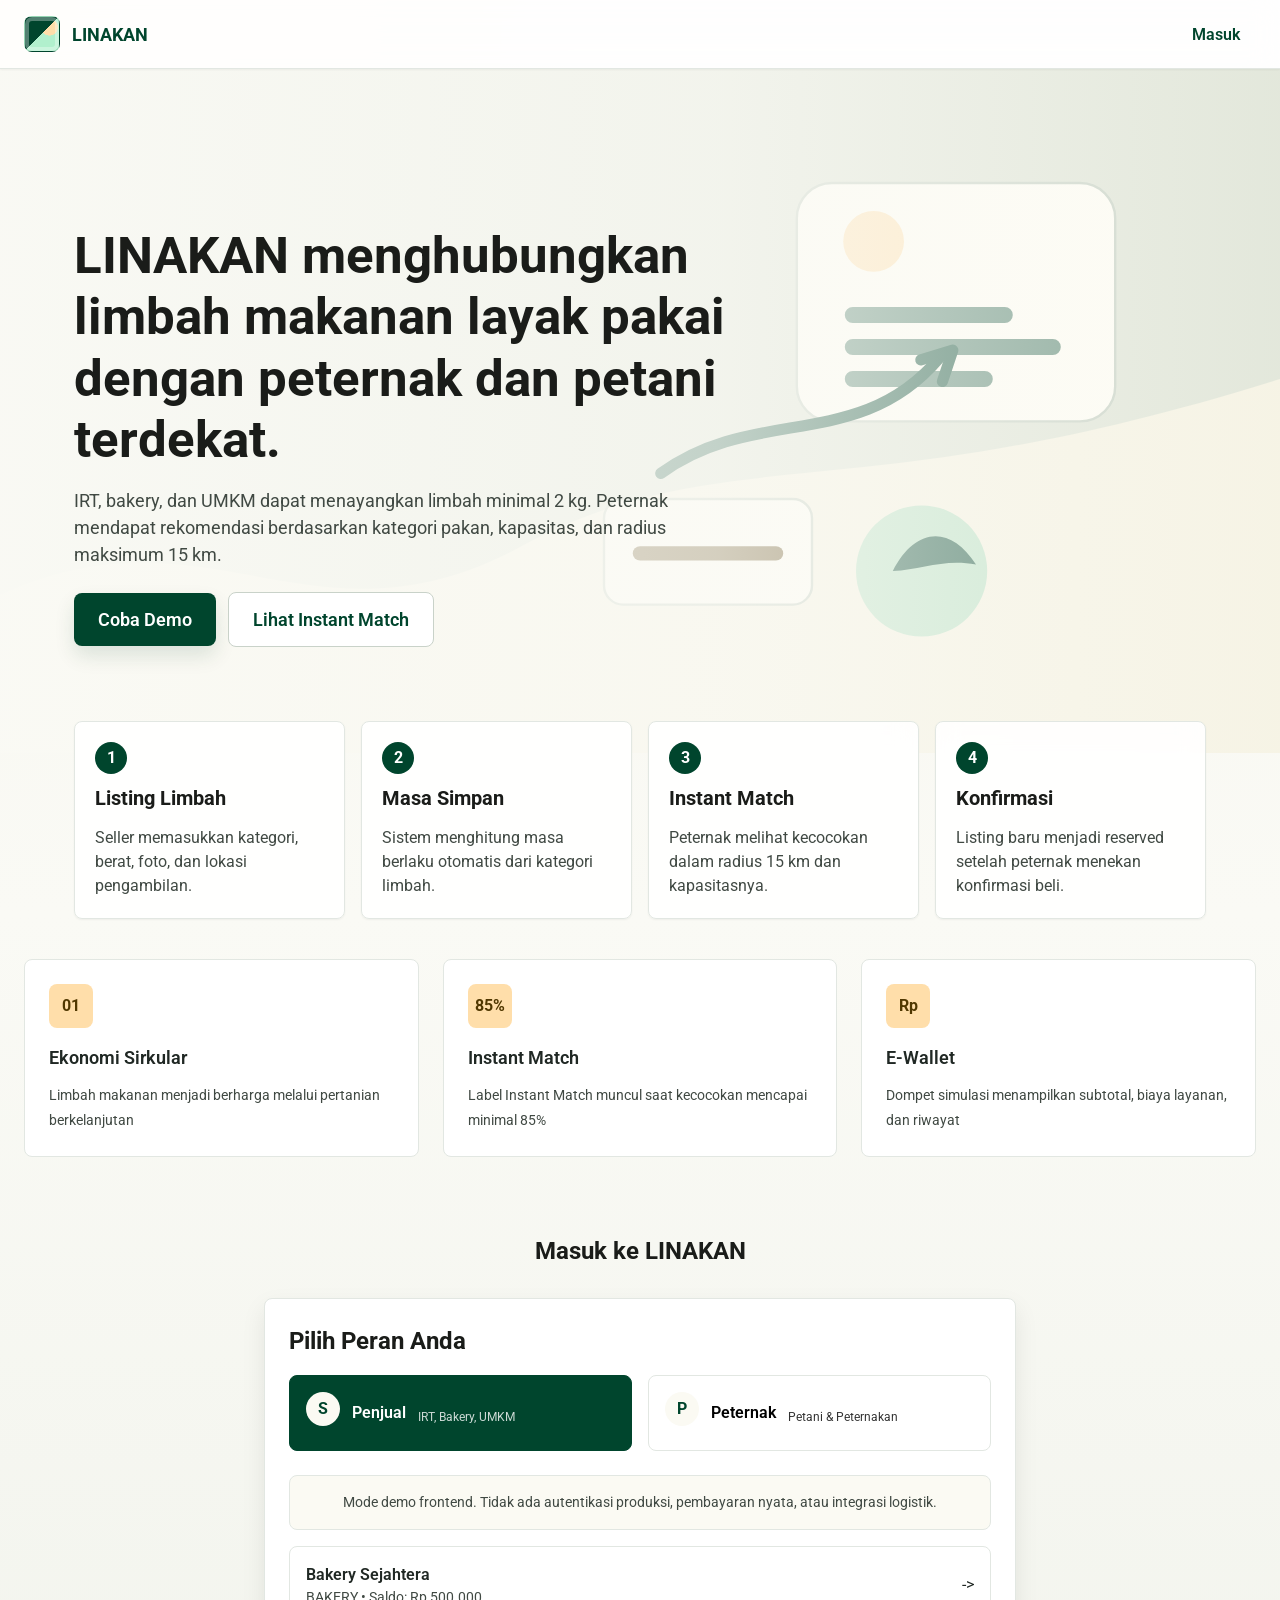
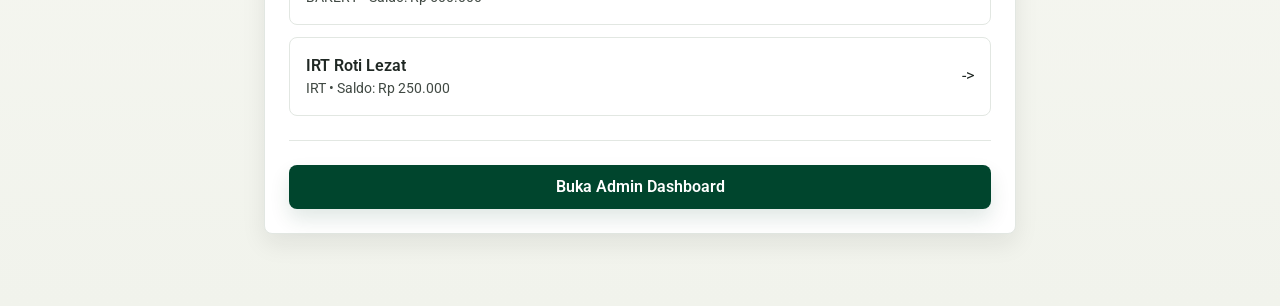
<file: index.html>
<!doctype html>
<html lang="id">
  <head>
    <meta charset="UTF-8" />
    <meta name="viewport" content="width=device-width, initial-scale=1.0" />
    <title>LINAKAN - Limbah ke Pakan</title>
    <link rel="stylesheet" href="assets/css/variables.css?v=ui2" />
    <link rel="stylesheet" href="assets/css/base.css?v=ui2" />
    <link rel="stylesheet" href="assets/css/components.css?v=ui2" />
    <link rel="stylesheet" href="assets/css/layout.css?v=ui2" />
    <link rel="stylesheet" href="assets/css/responsive.css?v=ui2" />
    <style>
      .login-container {
        max-width: 760px;
        margin: var(--space-3xl) auto;
      }

      .form-card {
        background: var(--color-white);
        border: 1px solid var(--color-border-soft);
        border-radius: var(--radius-md);
        padding: var(--space-2xl);
        box-shadow: var(--shadow-md);
      }

      .role-selector {
        display: grid;
        grid-template-columns: 1fr 1fr;
        gap: var(--space-lg);
        margin-bottom: var(--space-2xl);
      }

      .role-button {
        padding: var(--space-lg);
        border: 1px solid var(--color-border-soft);
        background: var(--color-white);
        border-radius: var(--radius-md);
        cursor: pointer;
        text-align: center;
        transition: all var(--transition-fast);
        font-size: var(--font-size-base);
        font-weight: var(--font-weight-semibold);
      }

      .role-button:hover {
        border-color: var(--color-primary);
        background: rgba(0, 69, 45, 0.05);
      }

      .role-button.active {
        border-color: var(--color-primary);
        background: var(--color-primary);
        color: var(--color-white);
      }

      .role-icon {
        width: 34px;
        height: 34px;
        display: inline-flex;
        align-items: center;
        justify-content: center;
        border-radius: 50%;
        background: var(--color-surface-soft);
        color: var(--color-primary);
        font-weight: var(--font-weight-bold);
        margin-bottom: var(--space-sm);
      }

      .features {
        display: grid;
        grid-template-columns: repeat(3, 1fr);
        gap: var(--space-2xl);
        padding: var(--space-4xl) var(--space-2xl);
      }

      .feature-item {
        text-align: left;
        background: var(--color-white);
        border: 1px solid var(--color-border-soft);
        border-radius: var(--radius-md);
        padding: var(--space-2xl);
      }

      .feature-icon {
        width: 44px;
        height: 44px;
        border-radius: var(--radius-md);
        background: var(--color-tertiary-fixed);
        color: var(--color-tertiary);
        display: flex;
        align-items: center;
        justify-content: center;
        font-weight: var(--font-weight-bold);
        margin-bottom: var(--space-lg);
      }

      .feature-title {
        font-size: var(--font-size-lg);
        font-weight: var(--font-weight-semibold);
        margin-bottom: var(--space-md);
      }

      .feature-description {
        color: var(--color-text-muted);
        font-size: var(--font-size-sm);
        line-height: var(--line-height-relaxed);
      }

      .demo-section {
        padding: var(--space-4xl) var(--space-2xl);
        text-align: center;
      }

      .demo-title {
        font-size: var(--font-size-2xl);
        font-weight: var(--font-weight-bold);
        margin-bottom: var(--space-lg);
      }

      .demo-buttons {
        display: flex;
        justify-content: center;
        gap: var(--space-lg);
        margin-top: var(--space-2xl);
      }

      .info-box {
        background: var(--color-surface-soft);
        border: 1px solid var(--color-border-soft);
        padding: var(--space-lg);
        border-radius: var(--radius-md);
        margin-bottom: var(--space-lg);
        font-size: var(--font-size-sm);
        color: var(--color-text-muted);
      }

      .demo-user-card {
        border: 1px solid var(--color-border-soft);
        border-radius: var(--radius-md);
        margin-bottom: var(--space-md);
        cursor: pointer;
        transition: all var(--transition-fast);
        background: var(--color-white);
      }

      .demo-user-card:hover {
        border-color: var(--color-primary);
        box-shadow: var(--shadow-md);
        transform: translateY(-1px);
      }

      .demo-user-inner {
        display: flex;
        justify-content: space-between;
        align-items: center;
        gap: var(--space-lg);
        padding: var(--space-lg);
        text-align: left;
      }

      @media (max-width: 640px) {
        .hero-title {
          font-size: var(--font-size-2xl);
        }

        .features {
          grid-template-columns: 1fr;
        }

        .demo-buttons {
          flex-direction: column;
        }

        .role-selector {
          grid-template-columns: 1fr;
        }
      }
    </style>
  </head>
  <body>
    <!-- Navigation -->
    <nav class="navbar">
      <div class="navbar-brand"><span class="brand-mark"></span> LINAKAN</div>
      <div class="navbar-actions">
        <button class="btn btn-ghost" onclick="scrollToLogin()">Masuk</button>
      </div>
    </nav>

    <!-- Hero Section -->
    <div class="hero-product">
      <div class="container">
        <!-- <div class="eyebrow">Pemanfaatan Limbah Makanan </div> -->
        <h1>
          LINAKAN menghubungkan limbah makanan layak pakai dengan peternak dan
          petani terdekat.
        </h1>
        <p>
          IRT, bakery, dan UMKM dapat menayangkan limbah minimal 2 kg. Peternak
          mendapat rekomendasi berdasarkan kategori pakan, kapasitas, dan radius
          maksimum 15 km.
        </p>
        <div class="hero-actions mt-2xl">
          <button class="btn btn-primary btn-lg" onclick="scrollToLogin()">
            Coba Demo
          </button>
          <button
            class="btn btn-outline btn-lg"
            onclick="loginAsFarmer('farmer1')"
          >
            Lihat Instant Match
          </button>
        </div>
      </div>
    </div>

    <section class="story-band">
      <div class="container">
        <div class="story-grid">
          <div class="story-step">
            <span class="step-number">1</span>
            <h3>Listing Limbah</h3>
            <p class="text-muted">
              Seller memasukkan kategori, berat, foto, dan lokasi pengambilan.
            </p>
          </div>
          <div class="story-step">
            <span class="step-number">2</span>
            <h3>Masa Simpan</h3>
            <p class="text-muted">
              Sistem menghitung masa berlaku otomatis dari kategori limbah.
            </p>
          </div>
          <div class="story-step">
            <span class="step-number">3</span>
            <h3>Instant Match</h3>
            <p class="text-muted">
              Peternak melihat kecocokan dalam radius 15 km dan kapasitasnya.
            </p>
          </div>
          <div class="story-step">
            <span class="step-number">4</span>
            <h3>Konfirmasi</h3>
            <p class="text-muted">
              Listing baru menjadi reserved setelah peternak menekan konfirmasi
              beli.
            </p>
          </div>
        </div>
      </div>
    </section>

    <!-- Features Section -->
    <div class="features">
      <div class="feature-item">
        <div class="feature-icon">01</div>
        <div class="feature-title">Ekonomi Sirkular</div>
        <div class="feature-description">
          Limbah makanan menjadi berharga melalui pertanian berkelanjutan
        </div>
      </div>
      <div class="feature-item">
        <div class="feature-icon">85%</div>
        <div class="feature-title">Instant Match</div>
        <div class="feature-description">
          Label Instant Match muncul saat kecocokan mencapai minimal 85%
        </div>
      </div>
      <div class="feature-item">
        <div class="feature-icon">Rp</div>
        <div class="feature-title">E-Wallet</div>
        <div class="feature-description">
          Dompet simulasi menampilkan subtotal, biaya layanan, dan riwayat
        </div>
      </div>
    </div>

    <!-- Login Section -->
    <div class="demo-section">
      <div class="container-sm" id="login-section">
        <h2 class="demo-title">Masuk ke LINAKAN</h2>

        <div class="login-container">
          <div class="form-card">
            <div
              class="section-title"
              style="text-align: left; margin-bottom: var(--space-lg)"
            >
              Pilih Peran Anda
            </div>

            <div class="role-selector">
              <button class="role-button active" onclick="selectRole('seller')">
                <div class="role-icon">S</div>
                <div>Penjual</div>
                <div
                  style="
                    font-size: var(--font-size-xs);
                    font-weight: normal;
                    opacity: 0.8;
                    margin-top: var(--space-sm);
                  "
                >
                  IRT, Bakery, UMKM
                </div>
              </button>
              <button class="role-button" onclick="selectRole('farmer')">
                <div class="role-icon">P</div>
                <div>Peternak</div>
                <div
                  style="
                    font-size: var(--font-size-xs);
                    font-weight: normal;
                    opacity: 0.8;
                    margin-top: var(--space-sm);
                  "
                >
                  Petani & Peternakan
                </div>
              </button>
            </div>

            <div class="info-box">
              Mode demo frontend. Tidak ada autentikasi produksi, pembayaran
              nyata, atau integrasi logistik.
            </div>

            <div id="demo-users">
              <!-- Demo users will be rendered here -->
            </div>

            <div
              style="
                margin-top: var(--space-2xl);
                padding-top: var(--space-2xl);
                border-top: 1px solid var(--color-border-soft);
              "
            >
              <button
                class="btn btn-primary"
                style="width: 100%"
                onclick="openAdminPanel()"
              >
                Buka Admin Dashboard
              </button>
            </div>
          </div>
        </div>
      </div>
    </div>

    <script src="assets/js/data.js?v=ui2"></script>

    <script>
      let selectedRole = "seller";

      document.addEventListener("DOMContentLoaded", () => {
        loadDemoUsers();
      });

      function selectRole(role) {
        selectedRole = role;
        document
          .querySelectorAll(".role-button")
          .forEach((btn) => btn.classList.remove("active"));
        event.target.closest(".role-button").classList.add("active");
        loadDemoUsers();
      }

      function loadDemoUsers() {
        const container = document.getElementById("demo-users");

        if (selectedRole === "seller") {
          const sellers = DataManager.getAllSellers();
          container.innerHTML = sellers
            .map(
              (seller) => `
          <div class="demo-user-card" onclick="loginAsSeller('${seller.id}')">
            <div class="demo-user-inner">
              <div>
                <div style="font-weight: var(--font-weight-semibold);">${seller.name}</div>
                <div style="font-size: var(--font-size-sm); color: var(--color-text-muted);">
                  ${seller.type.toUpperCase()} • Saldo: Rp ${seller.walletBalance.toLocaleString("id-ID")}
                </div>
              </div>
              <span aria-hidden="true">-></span>
            </div>
          </div>
        `,
            )
            .join("");
        } else {
          const farmers = DataManager.getAllFarmers();
          container.innerHTML = farmers
            .map(
              (farmer) => `
          <div class="demo-user-card" onclick="loginAsFarmer('${farmer.id}')">
            <div class="demo-user-inner">
              <div>
                <div style="font-weight: var(--font-weight-semibold);">${farmer.name}</div>
                <div style="font-size: var(--font-size-sm); color: var(--color-text-muted);">
                  ${farmer.livestock.join(", ")} • Saldo: Rp ${farmer.walletBalance.toLocaleString("id-ID")}
                </div>
              </div>
              <span aria-hidden="true">-></span>
            </div>
          </div>
        `,
            )
            .join("");
        }
      }

      function loginAsSeller(sellerId) {
        DataManager.setCurrentUser(sellerId, "seller");
        window.location.href = "seller/dashboard.html";
      }

      function loginAsFarmer(farmerId) {
        DataManager.setCurrentUser(farmerId, "farmer");
        window.location.href = "farmer/dashboard.html";
      }

      function openAdminPanel() {
        DataManager.setCurrentUser("admin", "admin");
        window.location.href = "admin/dashboard.html";
      }

      function scrollToLogin() {
        document
          .getElementById("login-section")
          .scrollIntoView({ behavior: "smooth" });
      }
    </script>
  </body>
</html>
</file>
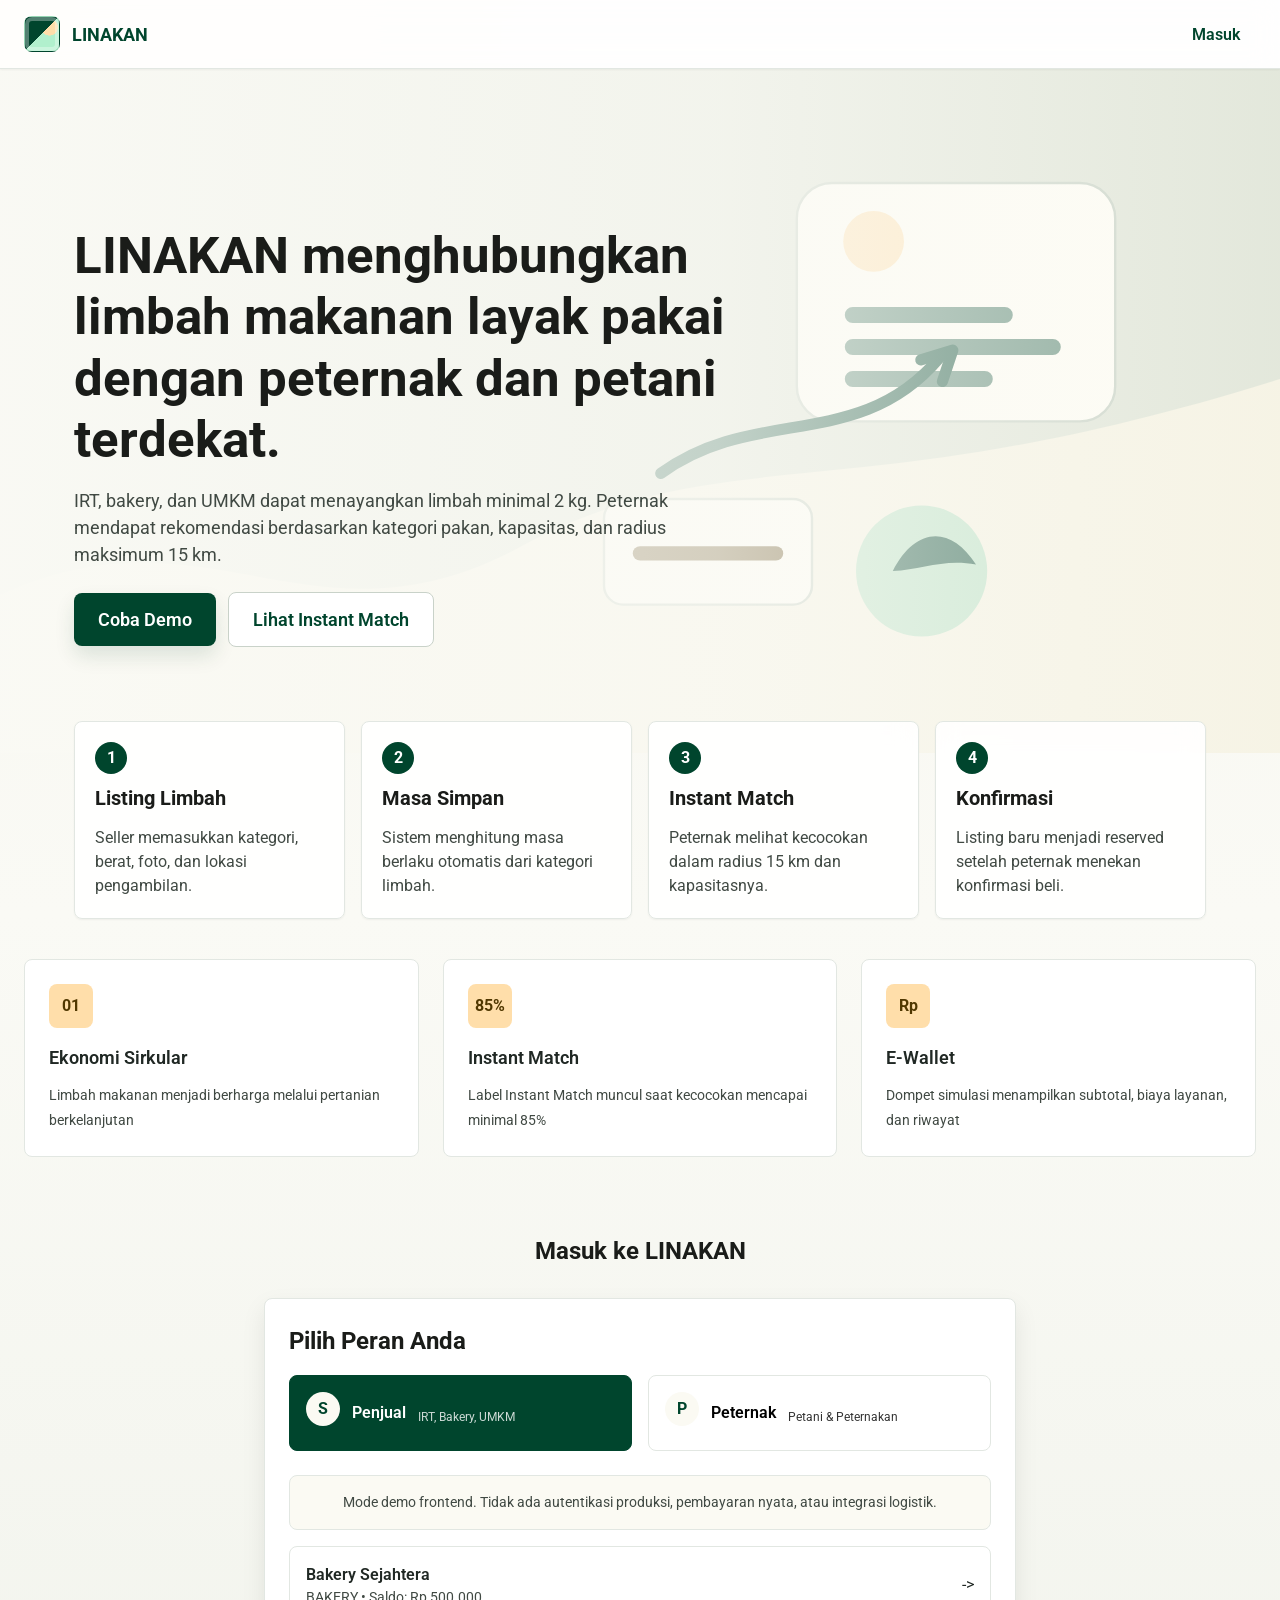
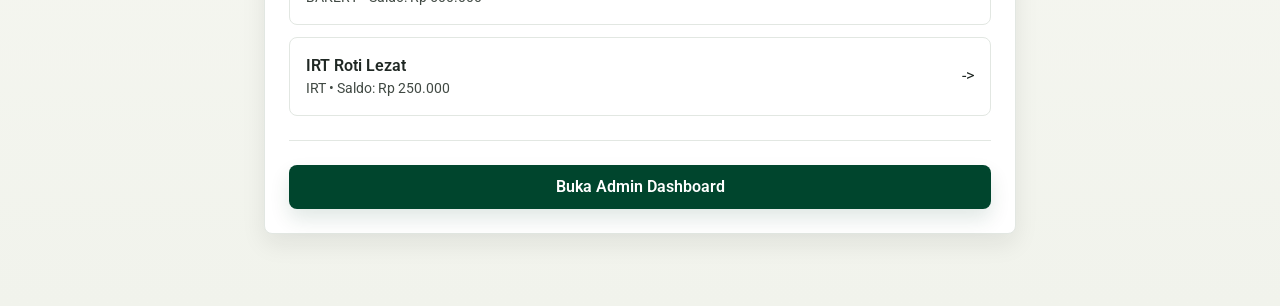
<file: admin/dashboard.html>
<!doctype html>
<html lang="id">
  <head>
    <meta charset="UTF-8" />
    <meta name="viewport" content="width=device-width, initial-scale=1.0" />
    <title>Admin Dashboard - LINAKAN</title>
    <link rel="stylesheet" href="../assets/css/variables.css?v=ui2" />
    <link rel="stylesheet" href="../assets/css/base.css?v=ui2" />
    <link rel="stylesheet" href="../assets/css/components.css?v=ui2" />
    <link rel="stylesheet" href="../assets/css/layout.css?v=ui2" />
    <link rel="stylesheet" href="../assets/css/responsive.css?v=ui2" />
    <style>
      .kpi-grid {
        display: grid;
        grid-template-columns: repeat(4, 1fr);
        gap: var(--space-2xl);
        margin-bottom: var(--space-3xl);
      }

      .kpi-card {
        background: var(--color-white);
        border: 1px solid var(--color-border-soft);
        border-radius: var(--radius-md);
        padding: var(--space-2xl);
        box-shadow: var(--shadow-sm);
      }

      .kpi-value {
        font-size: var(--font-size-3xl);
        font-weight: var(--font-weight-bold);
        color: var(--color-primary);
        margin-bottom: var(--space-sm);
      }

      .kpi-label {
        font-size: var(--font-size-sm);
        color: var(--color-text-muted);
        text-transform: uppercase;
        letter-spacing: 0;
        text-transform: none;
      }

      .kpi-trend {
        font-size: var(--font-size-xs);
        color: var(--color-success);
        margin-top: var(--space-md);
      }

      .section-header {
        display: flex;
        justify-content: space-between;
        align-items: center;
        margin-bottom: var(--space-2xl);
        gap: var(--space-lg);
      }

      .section-title {
        font-size: var(--font-size-xl);
        font-weight: var(--font-weight-bold);
        color: var(--color-text-dark);
        margin: 0;
      }

      .table-container {
        background: var(--color-white);
        border: 1px solid var(--color-border-soft);
        border-radius: var(--radius-md);
        overflow-x: auto;
        box-shadow: var(--shadow-sm);
        margin-bottom: var(--space-3xl);
      }

      .stats-grid {
        display: grid;
        grid-template-columns: 1fr 1fr;
        gap: var(--space-2xl);
        margin-bottom: var(--space-3xl);
      }

      .chart-card {
        background: var(--color-white);
        border: 1px solid var(--color-border-soft);
        border-radius: var(--radius-md);
        padding: var(--space-2xl);
        box-shadow: var(--shadow-sm);
      }

      .filter-group {
        display: flex;
        gap: var(--space-md);
        margin-bottom: var(--space-2xl);
        flex-wrap: wrap;
      }

      .filter-group select {
        padding: var(--space-md) var(--space-lg);
        border: 1px solid var(--color-border-soft);
        border-radius: var(--radius-md);
        font-family: var(--font-family);
      }

      .status-badge-available {
        background: rgba(0, 69, 45, 0.1);
        color: var(--color-primary);
      }

      .status-badge-reserved {
        background: rgba(80, 55, 0, 0.1);
        color: var(--color-warning);
      }

      .status-badge-completed {
        background: rgba(0, 69, 45, 0.1);
        color: var(--color-success);
      }

      .status-badge-expired {
        background: rgba(179, 38, 30, 0.1);
        color: var(--color-error);
      }

      @media (max-width: 1024px) {
        .kpi-grid {
          grid-template-columns: repeat(2, 1fr);
        }

        .stats-grid {
          grid-template-columns: 1fr;
        }
      }

      @media (max-width: 640px) {
        .kpi-grid {
          grid-template-columns: 1fr;
        }

        .filter-group {
          flex-direction: column;
        }

        .section-header {
          flex-direction: column;
          align-items: flex-start;
        }
      }
    </style>
  </head>
  <body>
    <!-- Navigation -->
    <nav class="navbar">
      <div class="navbar-brand"><span class="brand-mark"></span> LINAKAN Admin</div>
      <ul class="navbar-menu">
        <li><a href="#" class="active">Dashboard</a></li>
        <li><a href="#listings">Listing</a></li>
        <li><a href="#transactions">Transaksi</a></li>
      </ul>
      <div class="navbar-actions">
        <button class="btn btn-ghost" onclick="handleLogout()">Logout</button>
      </div>
    </nav>

    <!-- Main Content -->
    <div class="container mt-3xl mb-3xl">
      <div class="eyebrow">Monitoring internal</div>
      <h1>Admin Dashboard</h1>
      <p class="page-kicker">Pantau supply, demand, matching, transaksi, dan status masa simpan tanpa mengklaim sinkronisasi backend real-time.</p>

      <!-- KPI Cards -->
      <div class="kpi-grid">
        <div class="kpi-card">
          <div class="kpi-value" id="kpi-listings">0</div>
          <div class="kpi-label">Listing tersedia</div>
          <div class="kpi-trend">Demo lokal</div>
        </div>
        <div class="kpi-card">
          <div class="kpi-value" id="kpi-weight">0 kg</div>
          <div class="kpi-label">Limbah tersedia</div>
          <div class="kpi-trend">Dari data dummy</div>
        </div>
        <div class="kpi-card">
          <div class="kpi-value" id="kpi-matches">0</div>
          <div class="kpi-label">Match aktif</div>
          <div class="kpi-trend">Radius 15 km</div>
        </div>
        <div class="kpi-card">
          <div class="kpi-value" id="kpi-revenue">Rp 0</div>
          <div class="kpi-label">Biaya layanan</div>
          <div class="kpi-trend">Simulasi wallet</div>
        </div>
      </div>

      <!-- Status Overview -->
      <div class="stats-grid">
        <div class="chart-card">
          <div class="section-title" style="margin-bottom: var(--space-2xl)">
            Distribusi Status Listing
          </div>
          <div id="status-breakdown">
            <!-- Status breakdown will be rendered here -->
          </div>
        </div>

        <div class="chart-card">
          <div class="section-title" style="margin-bottom: var(--space-2xl)">
            Kategori Limbah Teratas
          </div>
          <div id="category-breakdown">
            <!-- Category breakdown will be rendered here -->
          </div>
        </div>
      </div>

      <!-- Listings Table -->
      <div>
        <div class="section-header" id="listings">
          <h2 class="section-title">Listing Terbaru</h2>
          <div class="filter-group">
            <button class="btn btn-outline btn-sm" onclick="exportListingsCSV()">Export Listing CSV</button>
            <select onchange="filterListingsByStatus(this.value)">
              <option value="">Semua Status</option>
              <option value="available">Available</option>
              <option value="reserved">Reserved</option>
              <option value="completed">Completed</option>
              <option value="expired">Expired</option>
            </select>
          </div>
        </div>

        <div class="table-container">
          <table>
            <thead>
              <tr>
                <th>ID</th>
                <th>Nama Limbah</th>
                <th>Seller</th>
                <th>Berat (kg)</th>
                <th>Harga (Rp)</th>
                <th>Status</th>
                <th>Dibuat</th>
              </tr>
            </thead>
            <tbody id="listings-table">
              <!-- Listings will be rendered here -->
            </tbody>
          </table>
        </div>
      </div>

      <!-- Transactions Table -->
      <div style="margin-top: var(--space-3xl)">
        <div class="section-header" id="transactions">
          <h2 class="section-title">Transaksi Terbaru</h2>
          <button class="btn btn-outline btn-sm" onclick="exportTransactionsCSV()">Export Transaksi CSV</button>
        </div>

        <div class="table-container">
          <table>
            <thead>
              <tr>
                <th>ID</th>
                <th>Seller</th>
                <th>Buyer</th>
                <th>Limbah</th>
                <th>Berat (kg)</th>
                <th>Nilai (Rp)</th>
                <th>Status</th>
                <th>Date</th>
              </tr>
            </thead>
            <tbody id="transactions-table">
              <!-- Transactions will be rendered here -->
            </tbody>
          </table>
        </div>
      </div>
    </div>

    <script src="../assets/js/data.js?v=ui2"></script>
    <script src="../assets/js/shelf-life.js?v=ui2"></script>
    <script src="../assets/js/wallet.js?v=ui2"></script>
    <script src="../assets/js/matching.js?v=ui2"></script>

    <script>
      let allListings = [];
      let filteredListings = [];

      document.addEventListener("DOMContentLoaded", () => {
        const currentUser = DataManager.getCurrentUser();
        if (!currentUser || currentUser.userType !== "admin") {
          window.location.href = "../index.html";
          return;
        }

        loadAdminDashboard();
      });

      function loadAdminDashboard() {
        // Load all data
        const allSellers = DataManager.getAllSellers();
        const allFarmers = DataManager.getAllFarmers();
        allListings = DataManager.getAllListings();
        const allTransactions = DataManager.getAllTransactions();

        // Calculate KPIs
        const activeListings = allListings.filter(
          (l) => l.status === "available",
        );
        const totalWeight = activeListings.reduce(
          (sum, l) => sum + l.weight,
          0,
        );
        const revenue = WalletManager.getPlatformRevenue();

        // Calculate matches count (simple estimate)
        let matchCount = 0;
        allFarmers.forEach((farmer) => {
          const matches = MatchingEngine.findMatchesForFarmer(
            farmer,
            allListings,
          );
          matchCount += matches.length;
        });

        document.getElementById("kpi-listings").textContent =
          activeListings.length;
        document.getElementById("kpi-weight").textContent = totalWeight + " kg";
        document.getElementById("kpi-matches").textContent = matchCount;
        document.getElementById("kpi-revenue").textContent =
          revenue.formattedFees;

        // Status breakdown
        const statusCounts = {
          available: allListings.filter((l) => l.status === "available").length,
          reserved: allListings.filter((l) => l.status === "reserved").length,
          completed: allListings.filter((l) => l.status === "completed").length,
          expired: allListings.filter((l) => l.status === "expired").length,
        };

        const statusHTML = `
        <div style="display: flex; flex-direction: column; gap: var(--space-lg);">
          ${Object.entries(statusCounts)
            .map(
              ([status, count]) => `
            <div>
              <div style="display: flex; justify-content: space-between; margin-bottom: var(--space-sm);">
                <span style="text-transform: capitalize;">${status}</span>
                <strong>${count}</strong>
              </div>
              <div style="background: var(--color-light-gray); height: 8px; border-radius: 4px; overflow: hidden;">
                <div style="background: var(--color-primary); height: 100%; width: ${(count / allListings.length) * 100 || 0}%;"></div>
              </div>
            </div>
          `,
            )
            .join("")}
        </div>
      `;
        document.getElementById("status-breakdown").innerHTML = statusHTML;

        // Category breakdown
        const categoryCounts = {};
        allListings.forEach((l) => {
          categoryCounts[l.category] = (categoryCounts[l.category] || 0) + 1;
        });

        const categoryHTML = `
        <div style="display: flex; flex-direction: column; gap: var(--space-lg);">
          ${Object.entries(categoryCounts)
            .map(
              ([category, count]) => `
            <div>
              <div style="display: flex; justify-content: space-between; margin-bottom: var(--space-sm);">
                <span>${DataManager.WASTE_CATEGORIES[category]?.name || category}</span>
                <strong>${count}</strong>
              </div>
              <div style="background: var(--color-light-gray); height: 8px; border-radius: 4px; overflow: hidden;">
                <div style="background: var(--color-secondary); height: 100%; width: ${(count / allListings.length) * 100 || 0}%;"></div>
              </div>
            </div>
          `,
            )
            .join("")}
        </div>
      `;
        document.getElementById("category-breakdown").innerHTML = categoryHTML;

        // Load listings table
        loadListingsTable(allListings.slice(0, 10));

        // Load transactions table
        loadTransactionsTable(allTransactions.slice(0, 10));
      }

      function loadListingsTable(listings) {
        const tbody = document.getElementById("listings-table");
        filteredListings = listings;

        if (listings.length === 0) {
          tbody.innerHTML =
            '<tr><td colspan="7" style="text-align: center; padding: var(--space-2xl);">Belum ada listing</td></tr>';
          return;
        }

        tbody.innerHTML = listings
          .map((listing) => {
            const createdDate = new Date(listing.createdAt).toLocaleDateString(
              "id-ID",
            );

            return `
          <tr>
            <td><strong>${listing.id.substring(0, 8)}...</strong></td>
            <td>${listing.wasteName}</td>
            <td>${listing.sellerName}</td>
            <td>${listing.weight} kg</td>
            <td>Rp ${listing.finalPrice.toLocaleString("id-ID")}</td>
            <td>
              <span class="badge status-badge-${listing.status}">
                ${listing.status.charAt(0).toUpperCase() + listing.status.slice(1)}
              </span>
            </td>
            <td>${createdDate}</td>
          </tr>
        `;
          })
          .join("");
      }

      function loadTransactionsTable(transactions) {
        const tbody = document.getElementById("transactions-table");

        if (transactions.length === 0) {
          tbody.innerHTML =
            '<tr><td colspan="8" style="text-align: center; padding: var(--space-2xl);">Belum ada transaksi</td></tr>';
          return;
        }

        tbody.innerHTML = transactions
          .map((txn) => {
            const seller = DataManager.getSeller(txn.sellerId);
            const farmer = DataManager.getFarmer(txn.farmerId);
            const createdDate = new Date(txn.createdAt).toLocaleDateString(
              "id-ID",
            );

            return `
          <tr>
            <td><strong>${txn.id.substring(0, 8)}...</strong></td>
            <td>${seller?.name || "Unknown"}</td>
            <td>${farmer?.name || "Unknown"}</td>
            <td>${txn.wasteName || "-"}</td>
            <td>${txn.listingWeight || "-"} kg</td>
            <td>Rp ${(txn.totalPrice || 0).toLocaleString("id-ID")}</td>
            <td>
              <span class="badge ${txn.status === "confirmed" ? "badge-success" : "badge-info"}">
                ${txn.status.charAt(0).toUpperCase() + txn.status.slice(1)}
              </span>
            </td>
            <td>${createdDate}</td>
          </tr>
        `;
          })
          .join("");
      }

      function filterListingsByStatus(status) {
        if (!status) {
          loadListingsTable(allListings.slice(0, 10));
        } else {
          const filtered = allListings.filter((l) => l.status === status);
          loadListingsTable(filtered.slice(0, 10));
        }
      }

      function downloadCSV(filename, headers, rows) {
        const escapeCell = (value) => `"${String(value ?? "").replaceAll('"', '""')}"`;
        const csv = [headers, ...rows]
          .map((row) => row.map(escapeCell).join(","))
          .join("\n");
        const blob = new Blob([csv], { type: "text/csv;charset=utf-8;" });
        const url = URL.createObjectURL(blob);
        const link = document.createElement("a");
        link.href = url;
        link.download = filename;
        link.click();
        URL.revokeObjectURL(url);
      }

      function exportListingsCSV() {
        const rows = allListings.map((listing) => [
          listing.id,
          listing.wasteName,
          listing.sellerName,
          listing.weight,
          listing.finalPrice,
          listing.status,
          listing.createdAt,
        ]);
        downloadCSV("linakan-listings.csv", ["ID", "Nama Limbah", "Seller", "Berat", "Harga", "Status", "Dibuat"], rows);
      }

      function exportTransactionsCSV() {
        const transactions = DataManager.getAllTransactions();
        const rows = transactions.map((txn) => [
          txn.id,
          txn.sellerId,
          txn.farmerId,
          txn.wasteName || "",
          txn.listingWeight || "",
          txn.totalPrice || 0,
          txn.status,
          txn.createdAt,
        ]);
        downloadCSV("linakan-transactions.csv", ["ID", "Seller", "Buyer", "Limbah", "Berat", "Nilai", "Status", "Tanggal"], rows);
      }

      function handleLogout() {
        DataManager.logout();
        window.location.href = "../index.html";
      }
    </script>
  </body>
</html>
</file>
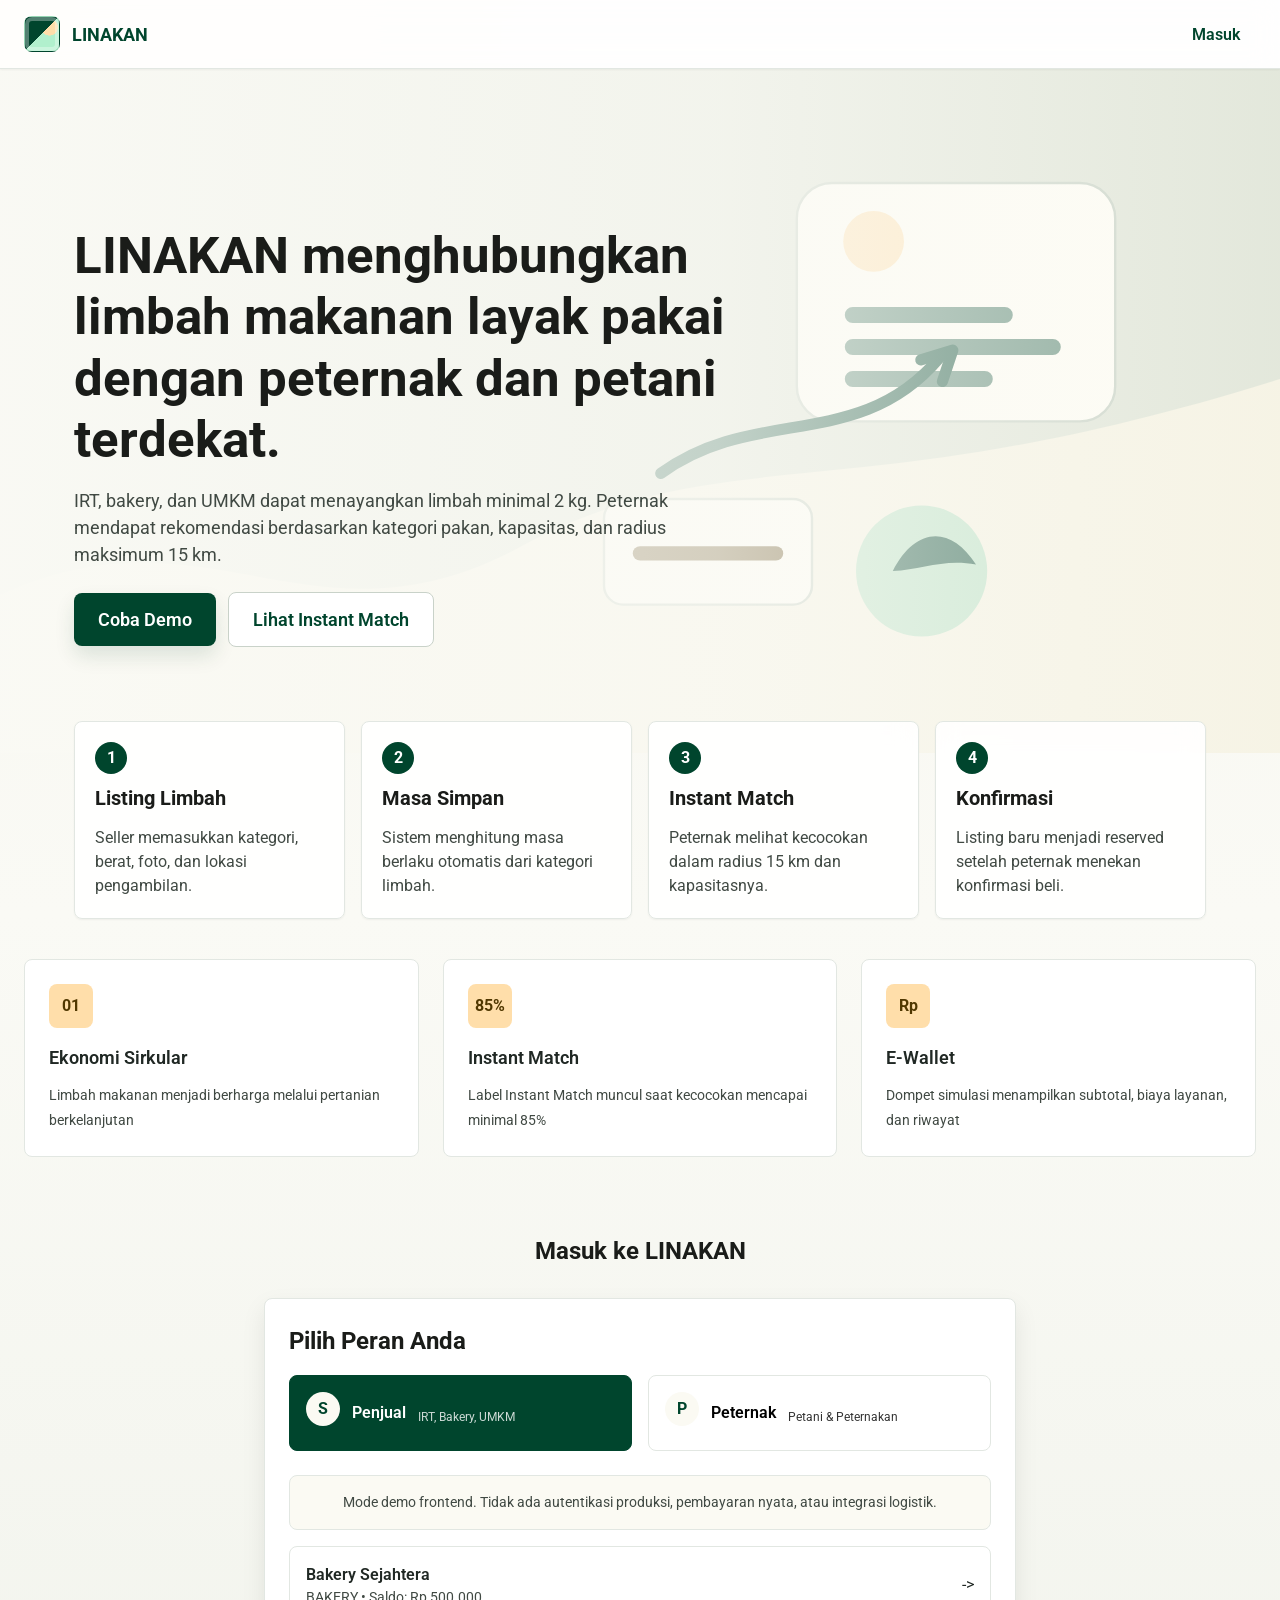
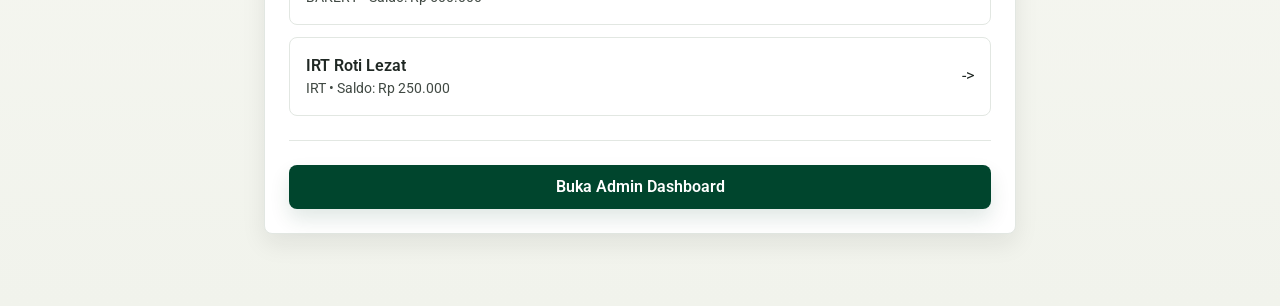
<file: farmer/dashboard.html>
<!doctype html>
<html lang="id">
  <head>
    <meta charset="UTF-8" />
    <meta name="viewport" content="width=device-width, initial-scale=1.0" />
    <title>Dashboard Peternak - LINAKAN</title>
    <link rel="stylesheet" href="../assets/css/variables.css?v=ui2" />
    <link rel="stylesheet" href="../assets/css/base.css?v=ui2" />
    <link rel="stylesheet" href="../assets/css/components.css?v=ui2" />
    <link rel="stylesheet" href="../assets/css/layout.css?v=ui2" />
    <link rel="stylesheet" href="../assets/css/responsive.css?v=ui2" />
    <style>
      .dashboard-container {
        display: grid;
        grid-template-columns: minmax(0, 1fr) 300px;
        gap: var(--space-2xl);
        min-width: 0;
      }

      .dashboard-container > * {
        min-width: 0;
      }

      .stats-sidebar {
        display: flex;
        flex-direction: column;
        gap: var(--space-lg);
      }

      .stat-item {
        background: var(--color-white);
        border: 1px solid var(--color-border-soft);
        border-radius: var(--radius-md);
        padding: var(--space-lg);
        text-align: left;
      }

      .stat-value {
        font-size: var(--font-size-2xl);
        font-weight: var(--font-weight-bold);
        color: var(--color-primary);
        margin-bottom: var(--space-sm);
      }

      .stat-label {
        font-size: var(--font-size-sm);
        color: var(--color-text-muted);
      }

      .section-header {
        display: flex;
        justify-content: space-between;
        align-items: center;
        margin-bottom: var(--space-2xl);
        gap: var(--space-lg);
      }

      .section-title {
        font-size: var(--font-size-2xl);
        font-weight: var(--font-weight-bold);
        color: var(--color-text-dark);
        margin: 0;
      }

      .filter-tabs {
        display: flex;
        gap: var(--space-md);
        margin-bottom: var(--space-2xl);
        border-bottom: 1px solid var(--color-border-soft);
      }

      .filter-tab {
        padding: var(--space-md) var(--space-lg);
        background: none;
        border: none;
        font-size: var(--font-size-base);
        color: var(--color-text-muted);
        cursor: pointer;
        border-bottom: 3px solid transparent;
        transition: all var(--transition-fast);
      }

      .filter-tab:hover {
        color: var(--color-text-dark);
      }

      .filter-tab.active {
        color: var(--color-primary);
        border-bottom-color: var(--color-primary);
      }

      .match-card {
        background: var(--color-white);
        border: 1px solid var(--color-border-soft);
        border-radius: var(--radius-md);
        overflow: hidden;
        transition: all var(--transition-base);
        margin-bottom: var(--space-2xl);
        min-width: 0;
      }

      .match-card:hover {
        box-shadow: var(--shadow-lg);
        transform: translateY(-2px);
      }

      .match-card-header {
        padding: var(--space-lg);
        background: var(--color-surface-soft);
        display: flex;
        justify-content: space-between;
        align-items: center;
      }

      .instant-match-badge {
        display: inline-block;
        background: var(--color-tertiary);
        color: var(--color-white);
        padding: var(--space-sm) var(--space-lg);
        border-radius: var(--radius-xl);
        font-size: var(--font-size-xs);
        font-weight: var(--font-weight-semibold);
      }

      .compatibility-score {
        display: flex;
        align-items: center;
        gap: var(--space-md);
        font-weight: var(--font-weight-semibold);
        color: var(--color-primary);
      }

      .compatibility-circle {
        width: 60px;
        height: 60px;
        border-radius: var(--radius-md);
        background: var(--color-primary);
        color: var(--color-white);
        display: flex;
        align-items: center;
        justify-content: center;
        font-size: var(--font-size-lg);
        font-weight: var(--font-weight-bold);
      }

      .match-card-body {
        padding: var(--space-lg);
        display: grid;
        grid-template-columns: 200px 1fr;
        gap: var(--space-2xl);
        min-width: 0;
      }

      .match-card-image {
        width: 100%;
        height: 150px;
        background: var(--color-light-gray);
        border-radius: var(--radius-md);
        display: flex;
        align-items: center;
        justify-content: center;
        font-size: 48px;
      }

      .match-card-info {
        display: flex;
        flex-direction: column;
        justify-content: space-between;
        min-width: 0;
      }

      .waste-details {
        display: grid;
        grid-template-columns: repeat(2, 1fr);
        gap: var(--space-lg);
        margin-bottom: var(--space-lg);
      }

      .detail-item {
        display: flex;
        flex-direction: column;
      }

      .detail-label {
        font-size: var(--font-size-xs);
        color: var(--color-text-muted);
        margin-bottom: var(--space-sm);
        text-transform: uppercase;
        letter-spacing: 0.5px;
      }

      .detail-value {
        font-weight: var(--font-weight-semibold);
        color: var(--color-text-dark);
        font-size: var(--font-size-base);
      }

      .match-card-footer {
        padding: var(--space-lg);
        border-top: 1px solid var(--color-border-soft);
        display: flex;
        justify-content: space-between;
        align-items: center;
        gap: var(--space-lg);
      }

      .match-reason {
        font-size: var(--font-size-sm);
        color: var(--color-text-muted);
        flex: 1;
      }

      .match-reason strong {
        color: var(--color-primary);
      }

      .empty-state {
        text-align: center;
        padding: var(--space-3xl);
        color: var(--color-text-muted);
        background: var(--color-white);
        border-radius: var(--radius-md);
        border: 1px dashed var(--color-border-soft);
      }

      .empty-icon {
        font-size: 48px;
        margin-bottom: var(--space-lg);
      }

      @media (max-width: 1024px) {
        .dashboard-container {
          grid-template-columns: 1fr;
        }

        .stats-sidebar {
          grid-template-columns: repeat(3, 1fr);
          flex-direction: row;
        }

        .match-card-body {
          grid-template-columns: 150px 1fr;
        }
      }

      @media (max-width: 640px) {
        .dashboard-container,
        .stats-sidebar {
          width: 100%;
          max-width: 100%;
          min-width: 0;
        }

        .stats-sidebar {
          display: grid;
          grid-template-columns: 1fr;
        }

        .match-card-body {
          grid-template-columns: minmax(0, 1fr);
        }

        .match-card-header {
          flex-direction: column;
          gap: var(--space-md);
        }

        .waste-details {
          grid-template-columns: 1fr;
        }

        .filter-tabs {
          overflow-x: auto;
          -webkit-overflow-scrolling: touch;
          max-width: 100%;
        }

        .filter-tab {
          white-space: nowrap;
        }

        .match-card-footer {
          flex-direction: column;
          align-items: stretch;
        }

        .match-card-footer .btn {
          width: 100%;
        }
      }
    </style>
  </head>
  <body>
    <!-- Navigation -->
    <nav class="navbar">
      <div
        class="navbar-brand"
        onclick="window.location.href = '../index.html'"
      >
        <span class="brand-mark"></span> LINAKAN
      </div>
      <ul class="navbar-menu">
        <li><a href="dashboard.html" class="active">Dashboard</a></li>
        <li><a href="marketplace.html">Marketplace</a></li>
        <li><a href="transactions.html">Transaksi</a></li>
        <li><a href="wallet.html">Dompet</a></li>
      </ul>
      <div class="navbar-actions">
        <button class="btn btn-ghost" onclick="handleLogout()">Logout</button>
      </div>
    </nav>

    <!-- Main Content -->
    <div class="container mt-3xl mb-3xl">
      <!-- Welcome -->
      <div style="margin-bottom: var(--space-2xl)">
        <div class="eyebrow">Rekomendasi pakan lokal</div>
        <h1>Dashboard Peternak</h1>
        <p class="page-kicker" id="farmer-name">Memuat data...</p>
      </div>

      <div class="dashboard-container">
        <!-- Main Content -->
        <div>
          <!-- Instant Match Section -->
          <div>
            <div class="section-header">
              <h2 class="section-title">Instant Match Untuk Anda</h2>
              <button class="btn btn-sm btn-outline" onclick="refreshMatches()">
                Refresh
              </button>
            </div>

            <div id="instant-matches-container">
              <!-- Instant matches will be loaded here -->
            </div>

            <!-- Filter Tabs -->
            <div class="filter-tabs">
              <button class="filter-tab active" onclick="filterMatches('all')">
                Semua
              </button>
              <button class="filter-tab" onclick="filterMatches('instant')">
                Instant Match
              </button>
              <button class="filter-tab" onclick="filterMatches('high')">
                Kompatibel Tinggi (70%+)
              </button>
            </div>

            <div id="matches-container">
              <!-- Matches will be loaded here -->
            </div>
          </div>
        </div>

        <!-- Sidebar Stats -->
        <div class="stats-sidebar">
          <div class="stat-item">
            <div class="stat-value" id="stat-matches">0</div>
            <div class="stat-label">Total Match</div>
          </div>
          <div class="stat-item">
            <div class="stat-value" id="stat-instant">0</div>
            <div class="stat-label">Instant Match</div>
          </div>
          <div class="stat-item">
            <div class="stat-value" id="stat-capacity">0%</div>
            <div class="stat-label">Kapasitas Terpakai</div>
          </div>
          <div class="stat-item">
            <div class="stat-value" id="stat-balance">Rp 0</div>
            <div class="stat-label">Saldo Dompet</div>
          </div>
          <div class="stat-item">
            <button
              class="btn btn-primary"
              style="width: 100%"
              onclick="window.location.href = 'wallet.html'"
            >
              Top Up Dompet
            </button>
          </div>
        </div>
      </div>
    </div>

    <script src="../assets/js/data.js?v=ui2"></script>
    <script src="../assets/js/shelf-life.js?v=ui2"></script>
    <script src="../assets/js/pricing.js?v=ui2"></script>
    <script src="../assets/js/matching.js?v=ui2"></script>
    <script src="../assets/js/wallet.js?v=ui2"></script>

    <script>
      let currentFarmer = null;
      let allMatches = [];
      let currentFilter = "all";

      document.addEventListener("DOMContentLoaded", () => {
        const currentUser = DataManager.getCurrentUser();
        if (!currentUser || currentUser.userType !== "farmer") {
          window.location.href = "../index.html";
          return;
        }

        currentFarmer = DataManager.getFarmer(currentUser.userId);
        if (!currentFarmer) {
          window.location.href = "../index.html";
          return;
        }

        loadDashboard();
      });

      function loadDashboard() {
        document.getElementById("farmer-name").textContent =
          `Selamat datang, ${currentFarmer.name}`;

        // Get matches
        allMatches = MatchingEngine.findMatchesForFarmer(currentFarmer);
        const stats = MatchingEngine.getMatchingStats(allMatches);

        // Update stats
        document.getElementById("stat-matches").textContent = stats.total;
        document.getElementById("stat-instant").textContent =
          stats.instantMatches;

        // Capacity calculation (simple: weight / capacity)
        const transactions = DataManager.getTransactionsByUser(
          currentFarmer.id,
        );
        const totalWeightUsed = transactions.reduce(
          (sum, t) => sum + (t.listingWeight || 0),
          0,
        );
        const capacityUsed = Math.min(
          100,
          Math.round((totalWeightUsed / currentFarmer.capacity) * 100),
        );
        document.getElementById("stat-capacity").textContent =
          capacityUsed + "%";

        // Wallet balance
        const wallet = WalletManager.getBalance(currentFarmer.id);
        document.getElementById("stat-balance").textContent =
          wallet.formattedBalance;

        // Load instant matches first
        loadInstantMatches();

        // Then load all matches
        renderMatches("all");
      }

      function loadInstantMatches() {
        const instant = allMatches.filter((m) => m.isInstantMatch).slice(0, 3);

        if (instant.length === 0) {
          document.getElementById("instant-matches-container").innerHTML = `
          <div class="alert alert-info" style="margin-bottom: var(--space-2xl);">
            Belum ada limbah yang sempurna cocok untuk Anda saat ini. Jangan khawatir, kami terus mencari!
          </div>
        `;
          return;
        }

        const html = instant
          .map((match) => createMatchCardHTML(match, true))
          .join("");
        document.getElementById("instant-matches-container").innerHTML = html;
      }

      function renderMatches(filter) {
        currentFilter = filter;

        let filtered = allMatches;
        if (filter === "instant") {
          filtered = allMatches.filter((m) => m.isInstantMatch);
        } else if (filter === "high") {
          filtered = allMatches.filter(
            (m) => m.score >= 70 && !m.isInstantMatch,
          );
        }

        if (filtered.length === 0) {
          document.getElementById("matches-container").innerHTML = `
          <div class="empty-state">
            <div class="empty-icon">🔍</div>
            <p>Tidak ada limbah yang cocok dengan kriteria Anda saat ini</p>
          </div>
        `;
          return;
        }

        const html = filtered
          .map((match) => createMatchCardHTML(match, false))
          .join("");
        document.getElementById("matches-container").innerHTML = html;
      }

      function createMatchCardHTML(match, isInstant) {
        const { listing, score, details } = match;
        const categoryName =
          DataManager.WASTE_CATEGORIES[listing.category]?.name ||
          listing.category;

        return `
        <div class="match-card">
          <div class="match-card-header">
            <div>
              ${isInstant ? '<span class="instant-match-badge">INSTANT MATCH</span>' : ""}
            </div>
            <div class="compatibility-score">
              <div class="compatibility-circle">${score}%</div>
            </div>
          </div>

          <div class="match-card-body">
            <div class="match-card-image waste-visual" aria-label="Ilustrasi limbah makanan">L</div>
            <div class="match-card-info">
              <div>
                <h3 style="margin: 0 0 var(--space-lg) 0; color: var(--color-text-dark);">${listing.wasteName}</h3>
                <div class="waste-details">
                  <div class="detail-item">
                    <span class="detail-label">Kategori</span>
                    <span class="detail-value">${categoryName}</span>
                  </div>
                  <div class="detail-item">
                    <span class="detail-label">Berat</span>
                    <span class="detail-value">${listing.weight} kg</span>
                  </div>
                  <div class="detail-item">
                    <span class="detail-label">Harga</span>
                    <span class="detail-value">Rp ${(listing.finalPrice || listing.totalPrice).toLocaleString("id-ID")}</span>
                  </div>
                  <div class="detail-item">
                    <span class="detail-label">Jarak</span>
                    <span class="detail-value">${details.distance} km</span>
                  </div>
                </div>
              </div>
              <div class="match-reason">
                <strong>${score}% cocok</strong> berdasarkan kategori, jarak, dan kapasitas.
              </div>
            </div>
          </div>

          <div class="match-card-footer">
            <span class="match-reason">
              Dari: <strong>${listing.sellerName}</strong>
            </span>
            <button class="btn btn-primary btn-sm" onclick="viewListing('${listing.id}')">
              Lihat Detail
            </button>
          </div>
        </div>
      `;
      }

      function filterMatches(filter) {
        // Update active tab
        document
          .querySelectorAll(".filter-tab")
          .forEach((tab) => tab.classList.remove("active"));
        event.target.classList.add("active");

        renderMatches(filter);
      }

      function viewListing(listingId) {
        window.location.href = `listing-detail.html?id=${listingId}`;
      }

      function refreshMatches() {
        allMatches = MatchingEngine.findMatchesForFarmer(currentFarmer);
        loadDashboard();
      }

      function handleLogout() {
        DataManager.logout();
        window.location.href = "../index.html";
      }
    </script>
  </body>
</html>
</file>
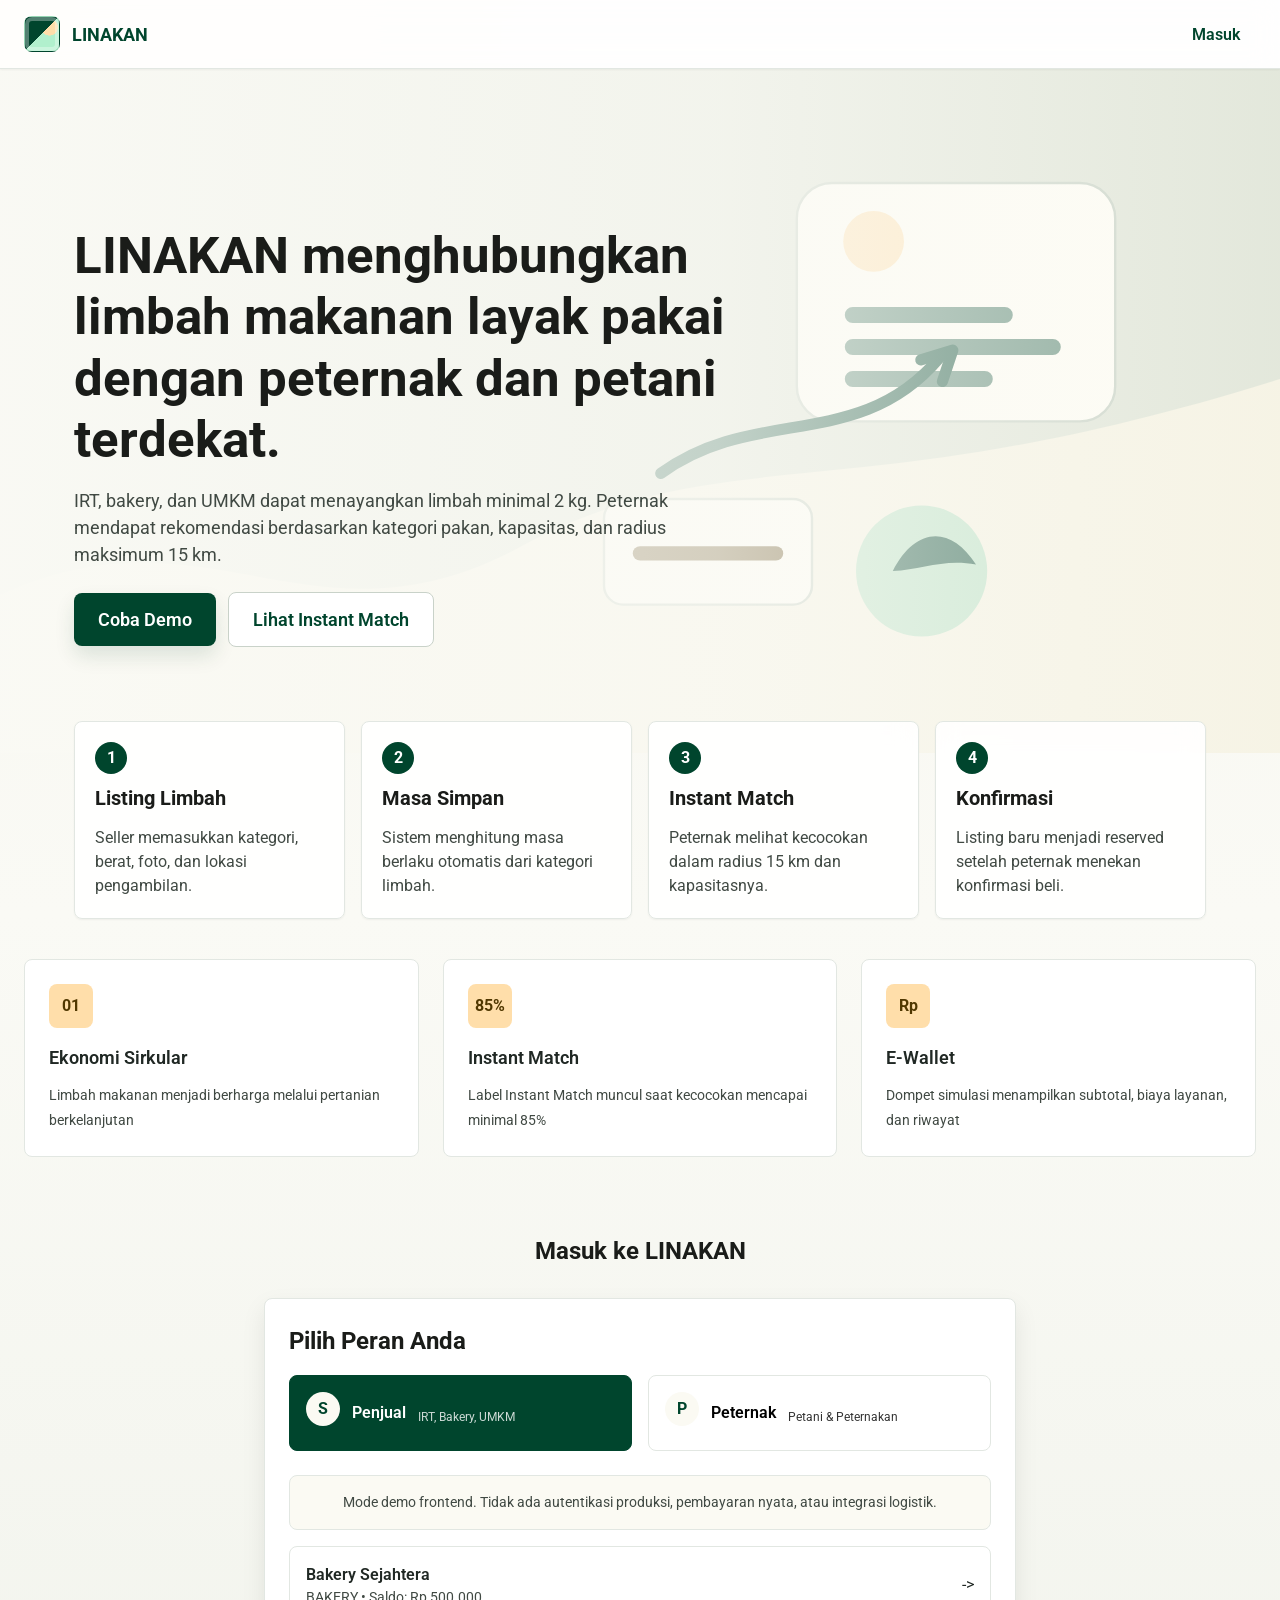
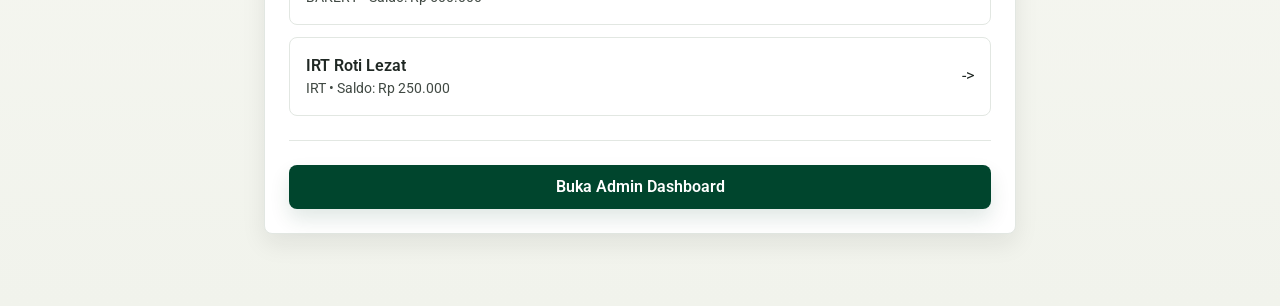
<file: farmer/marketplace.html>
<!doctype html>
<html lang="id">
  <head>
    <meta charset="UTF-8" />
    <meta name="viewport" content="width=device-width, initial-scale=1.0" />
    <title>Marketplace - LINAKAN</title>
    <link rel="stylesheet" href="../assets/css/variables.css?v=ui2" />
    <link rel="stylesheet" href="../assets/css/base.css?v=ui2" />
    <link rel="stylesheet" href="../assets/css/components.css?v=ui2" />
    <link rel="stylesheet" href="../assets/css/layout.css?v=ui2" />
    <link rel="stylesheet" href="../assets/css/responsive.css?v=ui2" />
    <style>
      .filters-sidebar {
        background: var(--color-white);
        border: 1px solid var(--color-border-soft);
        border-radius: var(--radius-lg);
        padding: var(--space-2xl);
        height: fit-content;
        position: sticky;
        top: 20px;
      }

      .filter-group {
        margin-bottom: var(--space-2xl);
      }

      .filter-group:last-child {
        margin-bottom: 0;
      }

      .filter-label {
        font-weight: var(--font-weight-semibold);
        margin-bottom: var(--space-md);
        display: block;
        font-size: var(--font-size-sm);
      }

      .filter-option {
        display: flex;
        align-items: center;
        gap: var(--space-md);
        margin-bottom: var(--space-sm);
        font-size: var(--font-size-sm);
      }

      .filter-option input {
        cursor: pointer;
      }

      .marketplace-container {
        display: grid;
        grid-template-columns: 250px 1fr;
        gap: var(--space-2xl);
      }

      .listings-grid {
        display: grid;
        grid-template-columns: repeat(auto-fill, minmax(280px, 1fr));
        gap: var(--space-2xl);
      }

      .listing-card {
        background: var(--color-white);
        border: 1px solid var(--color-border-soft);
        border-radius: var(--radius-lg);
        overflow: hidden;
        transition: all var(--transition-base);
        cursor: pointer;
      }

      .listing-card:hover {
        box-shadow: var(--shadow-lg);
        transform: translateY(-4px);
      }

      .listing-image {
        width: 100%;
        height: 150px;
        background: var(--color-light-gray);
        display: flex;
        align-items: center;
        justify-content: center;
        font-size: 48px;
      }

      .listing-body {
        padding: var(--space-lg);
      }

      .listing-name {
        font-weight: var(--font-weight-semibold);
        margin-bottom: var(--space-sm);
        color: var(--color-text-dark);
      }

      .listing-category {
        font-size: var(--font-size-xs);
        color: var(--color-text-muted);
        margin-bottom: var(--space-md);
      }

      .listing-details {
        display: flex;
        justify-content: space-between;
        margin-bottom: var(--space-lg);
        font-size: var(--font-size-sm);
      }

      .detail-badge {
        background: var(--color-light-gray);
        padding: 2px 6px;
        border-radius: var(--radius-md);
      }

      .listing-price {
        font-size: var(--font-size-lg);
        font-weight: var(--font-weight-bold);
        color: var(--color-primary);
        margin-bottom: var(--space-lg);
      }

      .listing-seller {
        font-size: var(--font-size-sm);
        color: var(--color-text-muted);
        margin-bottom: var(--space-md);
        border-top: 1px solid var(--color-border-soft);
        padding-top: var(--space-md);
      }

      .shelf-life-badge {
        background: rgba(80, 55, 0, 0.1);
        color: var(--color-warning);
        padding: 4px 8px;
        border-radius: var(--radius-md);
        font-size: var(--font-size-xs);
        font-weight: var(--font-weight-semibold);
      }

      .section-header {
        display: flex;
        justify-content: space-between;
        align-items: center;
        margin-bottom: var(--space-2xl);
        gap: var(--space-lg);
      }

      .sort-control {
        padding: var(--space-md) var(--space-lg);
        border: 1px solid var(--color-border-soft);
        border-radius: var(--radius-md);
        font-family: var(--font-family);
      }

      .empty-state {
        text-align: center;
        padding: var(--space-3xl);
        color: var(--color-text-muted);
        background: var(--color-white);
        border-radius: var(--radius-lg);
        border: 1px dashed var(--color-border-soft);
        grid-column: 1 / -1;
      }

      @media (max-width: 1024px) {
        .marketplace-container {
          grid-template-columns: 1fr;
        }

        .filters-sidebar {
          position: static;
        }
      }

      @media (max-width: 640px) {
        .listings-grid {
          grid-template-columns: 1fr;
        }

        .filter-option {
          margin-bottom: var(--space-md);
        }
      }
    </style>
  </head>
  <body>
    <!-- Navigation -->
    <nav class="navbar">
      <div
        class="navbar-brand"
        onclick="window.location.href = '../index.html'"
      >
        <span class="brand-mark"></span> LINAKAN
      </div>
      <ul class="navbar-menu">
        <li><a href="dashboard.html">Dashboard</a></li>
        <li><a href="marketplace.html" class="active">Marketplace</a></li>
        <li><a href="transactions.html">Transaksi</a></li>
        <li><a href="wallet.html">Dompet</a></li>
      </ul>
      <div class="navbar-actions">
        <button class="btn btn-ghost" onclick="handleLogout()">Logout</button>
      </div>
    </nav>

    <!-- Main Content -->
    <div class="container mt-3xl mb-3xl">
      <h1>🛒 Marketplace Limbah</h1>
      <p class="text-muted">Jelajahi semua limbah makanan yang tersedia</p>

      <div class="marketplace-container">
        <!-- Sidebar -->
        <div class="filters-sidebar">
          <h3 style="margin-top: 0">Filter</h3>

          <div class="filter-group">
            <label class="filter-label">Kategori</label>
            <div class="filter-option">
              <input
                type="checkbox"
                id="filter-roti"
                onchange="applyFilters()"
              />
              <label for="filter-roti">Roti Kering</label>
            </div>
            <div class="filter-option">
              <input
                type="checkbox"
                id="filter-tepung"
                onchange="applyFilters()"
              />
              <label for="filter-tepung">Tepung Afkir</label>
            </div>
            <div class="filter-option">
              <input
                type="checkbox"
                id="filter-olahan"
                onchange="applyFilters()"
              />
              <label for="filter-olahan">Sisa Makanan Olahan</label>
            </div>
            <div class="filter-option">
              <input
                type="checkbox"
                id="filter-sayuran"
                onchange="applyFilters()"
              />
              <label for="filter-sayuran">Sayuran Mentah</label>
            </div>
          </div>

          <div class="filter-group">
            <label class="filter-label">Status Shelf Life</label>
            <div class="filter-option">
              <input
                type="checkbox"
                id="filter-fresh"
                checked
                onchange="applyFilters()"
              />
              <label for="filter-fresh">Fresh (>7 hari)</label>
            </div>
            <div class="filter-option">
              <input
                type="checkbox"
                id="filter-expiring"
                checked
                onchange="applyFilters()"
              />
              <label for="filter-expiring">Expiring (<24 jam)</label>
            </div>
          </div>

          <div class="filter-group">
            <label class="filter-label">Harga</label>
            <input
              type="range"
              min="0"
              max="50000"
              step="1000"
              onchange="applyFilters()"
              style="width: 100%"
            />
            <div
              style="
                font-size: var(--font-size-xs);
                color: var(--color-text-muted);
                margin-top: var(--space-md);
              "
            >
              Rp 0 - Rp 50.000/kg
            </div>
          </div>

          <button
            class="btn btn-outline"
            style="width: 100%"
            onclick="resetFilters()"
          >
            Reset Filter
          </button>
        </div>

        <!-- Main Content -->
        <div>
          <div class="section-header">
            <h2 style="margin: 0; font-size: var(--font-size-xl)">
              Semua Limbah Tersedia
            </h2>
            <select class="sort-control" onchange="sortListings(this.value)">
              <option value="newest">Terbaru</option>
              <option value="price-low">Harga Terendah</option>
              <option value="price-high">Harga Tertinggi</option>
              <option value="expiring-soon">Akan Kadaluarsa</option>
            </select>
          </div>

          <div class="listings-grid" id="listings-container">
            <div class="empty-state">Memuat...</div>
          </div>
        </div>
      </div>
    </div>

    <script src="../assets/js/data.js?v=ui2"></script>
    <script src="../assets/js/shelf-life.js?v=ui2"></script>
    <script src="../assets/js/pricing.js?v=ui2"></script>
    <script src="../assets/js/matching.js?v=ui2"></script>

    <script>
      let currentFarmer = null;
      let allListings = [];
      let filteredListings = [];
      let currentSort = "newest";

      document.addEventListener("DOMContentLoaded", () => {
        const currentUser = DataManager.getCurrentUser();
        if (!currentUser || currentUser.userType !== "farmer") {
          window.location.href = "../index.html";
          return;
        }

        currentFarmer = DataManager.getFarmer(currentUser.userId);
        if (!currentFarmer) {
          window.location.href = "../index.html";
          return;
        }

        loadMarketplace();
      });

      function loadMarketplace() {
        allListings = DataManager.getAllListings().filter(
          (l) => l.status === "available",
        );
        applyFilters();
      }

      function applyFilters() {
        let filtered = allListings;

        // Category filter
        const selectedCategories = [];
        ["roti", "tepung", "olahan", "sayuran"].forEach((cat) => {
          if (document.getElementById(`filter-${cat}`).checked) {
            const categoryMap = {
              roti: "roti_kering",
              tepung: "tepung_afkir",
              olahan: "sisa_makanan_olahan",
              sayuran: "sayuran_mentah",
            };
            selectedCategories.push(categoryMap[cat]);
          }
        });

        if (selectedCategories.length > 0) {
          filtered = filtered.filter((l) =>
            selectedCategories.includes(l.category),
          );
        }

        // Shelf life filter
        const shelfLifeFilters = [];
        if (document.getElementById("filter-fresh").checked)
          shelfLifeFilters.push("fresh");
        if (document.getElementById("filter-expiring").checked)
          shelfLifeFilters.push("expiring_soon");

        if (shelfLifeFilters.length > 0) {
          filtered = filtered.filter((l) => {
            const expiryInfo = ShelfLifeManager.getExpiryInfo(
              l.category,
              l.createdAt,
            );
            return shelfLifeFilters.includes(expiryInfo.status);
          });
        }

        filteredListings = filtered;
        sortAndRender();
      }

      function sortListings(sortType) {
        currentSort = sortType;
        sortAndRender();
      }

      function sortAndRender() {
        let sorted = [...filteredListings];

        switch (currentSort) {
          case "price-low":
            sorted.sort((a, b) => a.finalPrice - b.finalPrice);
            break;
          case "price-high":
            sorted.sort((a, b) => b.finalPrice - a.finalPrice);
            break;
          case "expiring-soon":
            sorted.sort((a, b) => {
              const aInfo = ShelfLifeManager.getExpiryInfo(
                a.category,
                a.createdAt,
              );
              const bInfo = ShelfLifeManager.getExpiryInfo(
                b.category,
                b.createdAt,
              );
              return aInfo.remainingHours - bInfo.remainingHours;
            });
            break;
          default: // newest
            sorted.sort(
              (a, b) => new Date(b.createdAt) - new Date(a.createdAt),
            );
        }

        renderListings(sorted);
      }

      function renderListings(listings) {
        const container = document.getElementById("listings-container");

        if (listings.length === 0) {
          container.innerHTML = `
          <div class="empty-state">
            <div style="font-size: 48px; margin-bottom: var(--space-lg);">🔍</div>
            <p>Tidak ada limbah yang sesuai dengan filter Anda</p>
          </div>
        `;
          return;
        }

        container.innerHTML = listings
          .map((listing) => {
            const expiryInfo = ShelfLifeManager.getExpiryInfo(
              listing.category,
              listing.createdAt,
            );
            const categoryName =
              DataManager.WASTE_CATEGORIES[listing.category]?.name ||
              listing.category;
            const matchResult = MatchingEngine.calculateCompatibility(
              listing,
              currentFarmer,
            );

            return `
          <div class="listing-card" onclick="viewListing('${listing.id}')">
            <div class="listing-image waste-visual">L</div>
            <div class="listing-body">
              <div class="listing-name">${listing.wasteName}</div>
              <div class="listing-category">${categoryName}</div>
              
              <div class="listing-details">
                <span class="detail-badge">${listing.weight} kg</span>
                <span class="detail-badge">${expiryInfo.status === "fresh" ? "Segar" : expiryInfo.status === "expiring_soon" ? "Segera Kadaluarsa" : "Kadaluarsa"}</span>
              </div>

              <div class="listing-price">Rp ${listing.finalPrice.toLocaleString("id-ID")}</div>

              ${matchResult.score >= 85 ? '<div class="shelf-life-badge">INSTANT MATCH</div>' : ""}

              <div class="listing-seller">
                <strong>${listing.sellerName}</strong><br>
                <span>Kompatibilitas: ${matchResult.score}%</span>
              </div>
            </div>
          </div>
        `;
          })
          .join("");
      }

      function resetFilters() {
        ["roti", "tepung", "olahan", "sayuran", "fresh", "expiring"].forEach(
          (cat) => {
            const elem = document.getElementById(`filter-${cat}`);
            if (elem) elem.checked = ["fresh", "expiring"].includes(cat);
          },
        );
        applyFilters();
      }

      function viewListing(listingId) {
        window.location.href = `listing-detail.html?id=${listingId}`;
      }

      function handleLogout() {
        DataManager.logout();
        window.location.href = "../index.html";
      }
    </script>
  </body>
</html>
</file>
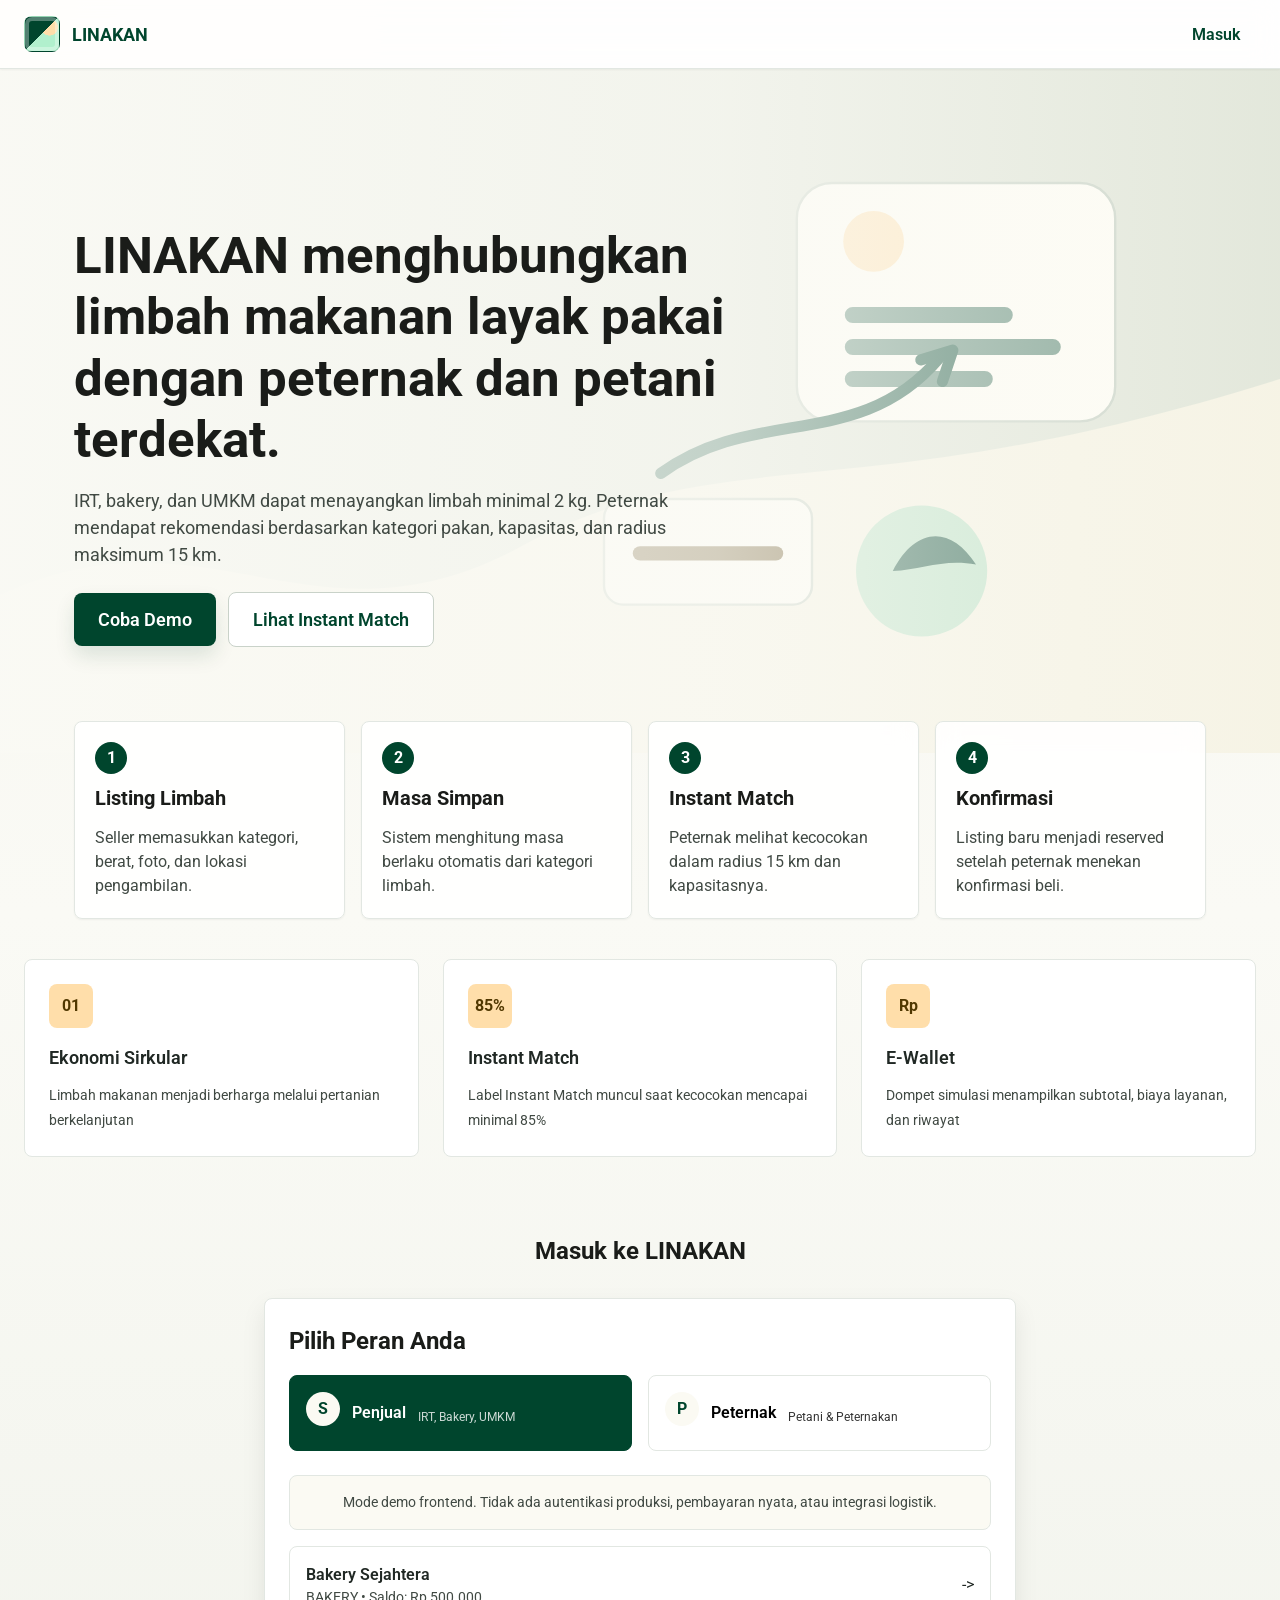
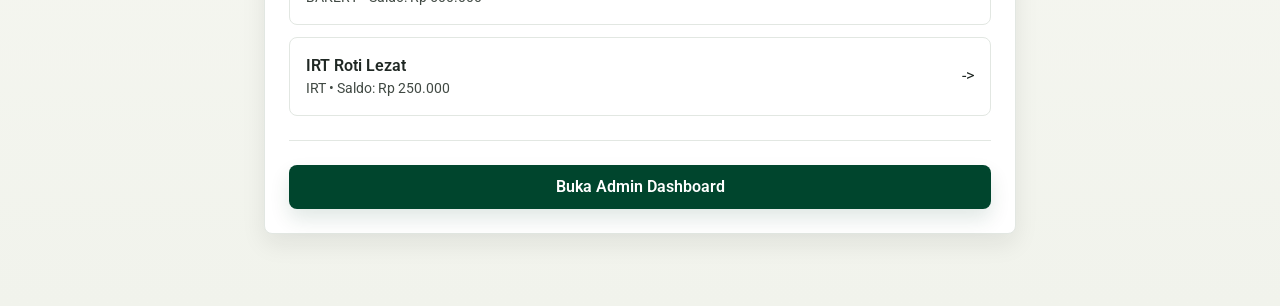
<file: farmer/transactions.html>
<!doctype html>
<html lang="id">
  <head>
    <meta charset="UTF-8" />
    <meta name="viewport" content="width=device-width, initial-scale=1.0" />
    <title>Transaksi Peternak - LINAKAN</title>
    <link rel="stylesheet" href="../assets/css/variables.css?v=ui2" />
    <link rel="stylesheet" href="../assets/css/base.css?v=ui2" />
    <link rel="stylesheet" href="../assets/css/components.css?v=ui2" />
    <link rel="stylesheet" href="../assets/css/layout.css?v=ui2" />
    <link rel="stylesheet" href="../assets/css/responsive.css?v=ui2" />
    <style>
      .table-container {
        background: var(--color-white);
        border: 1px solid var(--color-border-soft);
        border-radius: var(--radius-lg);
        overflow-x: auto;
        box-shadow: var(--shadow-sm);
      }

      .section-header {
        display: flex;
        justify-content: space-between;
        align-items: center;
        margin-bottom: var(--space-2xl);
        gap: var(--space-lg);
      }

      .section-title {
        font-size: var(--font-size-xl);
        font-weight: var(--font-weight-bold);
        color: var(--color-text-dark);
        margin: 0;
      }

      .filter-group {
        display: flex;
        gap: var(--space-md);
        flex-wrap: wrap;
      }

      .filter-button {
        padding: var(--space-md) var(--space-lg);
        border: 1px solid var(--color-border-soft);
        background: var(--color-white);
        border-radius: var(--radius-md);
        cursor: pointer;
        transition: all var(--transition-fast);
        font-size: var(--font-size-sm);
      }

      .filter-button:hover {
        border-color: var(--color-primary);
      }

      .filter-button.active {
        background: var(--color-primary);
        color: var(--color-white);
        border-color: var(--color-primary);
      }

      .transaction-row {
        display: grid;
        grid-template-columns: repeat(7, 1fr);
        gap: var(--space-lg);
        padding: var(--space-lg);
        border-bottom: 1px solid var(--color-border-soft);
        align-items: center;
      }

      .transaction-row:last-child {
        border-bottom: none;
      }

      .transaction-row-header {
        background: var(--color-light-gray);
        font-weight: var(--font-weight-semibold);
        text-transform: uppercase;
        font-size: var(--font-size-xs);
        color: var(--color-text-muted);
      }

      .status-badge {
        display: inline-block;
        padding: 4px 12px;
        border-radius: var(--radius-md);
        font-size: var(--font-size-xs);
        font-weight: var(--font-weight-semibold);
      }

      .status-pending {
        background: rgba(80, 55, 0, 0.1);
        color: var(--color-warning);
      }

      .status-confirmed {
        background: rgba(0, 69, 45, 0.1);
        color: var(--color-success);
      }

      .status-completed {
        background: rgba(0, 69, 45, 0.1);
        color: var(--color-success);
      }

      .status-cancelled {
        background: rgba(179, 38, 30, 0.1);
        color: var(--color-error);
      }

      .empty-state {
        text-align: center;
        padding: var(--space-3xl);
        color: var(--color-text-muted);
      }

      .stats-row {
        display: grid;
        grid-template-columns: repeat(3, 1fr);
        gap: var(--space-2xl);
        margin-bottom: var(--space-3xl);
      }

      .stat-card {
        background: var(--color-white);
        border: 1px solid var(--color-border-soft);
        border-radius: var(--radius-lg);
        padding: var(--space-lg);
        text-align: center;
      }

      .stat-value {
        font-size: var(--font-size-2xl);
        font-weight: var(--font-weight-bold);
        color: var(--color-primary);
        margin-bottom: var(--space-sm);
      }

      .stat-label {
        font-size: var(--font-size-sm);
        color: var(--color-text-muted);
      }

      @media (max-width: 1024px) {
        .stats-row {
          grid-template-columns: 1fr;
        }

        .transaction-row {
          grid-template-columns: repeat(5, 1fr);
        }
      }

      @media (max-width: 640px) {
        .filter-group {
          flex-direction: column;
        }

        .filter-button {
          width: 100%;
        }

        .transaction-row {
          grid-template-columns: 1fr;
        }
      }
    </style>
  </head>
  <body>
    <!-- Navigation -->
    <nav class="navbar">
      <div
        class="navbar-brand"
        onclick="window.location.href = '../index.html'"
      >
        <span class="brand-mark"></span> LINAKAN
      </div>
      <ul class="navbar-menu">
        <li><a href="dashboard.html">Dashboard</a></li>
        <li><a href="marketplace.html">Marketplace</a></li>
        <li><a href="transactions.html" class="active">Transaksi</a></li>
        <li><a href="wallet.html">Dompet</a></li>
      </ul>
      <div class="navbar-actions">
        <button class="btn btn-ghost" onclick="handleLogout()">Logout</button>
      </div>
    </nav>

    <!-- Main Content -->
    <div class="container mt-3xl mb-3xl">
      <h1>📋 Riwayat Transaksi</h1>
      <p class="text-muted">Kelola semua transaksi pembelian limbah Anda</p>

      <!-- Stats -->
      <div class="stats-row">
        <div class="stat-card">
          <div class="stat-value" id="stat-total">0</div>
          <div class="stat-label">Total Transaksi</div>
        </div>
        <div class="stat-card">
          <div class="stat-value" id="stat-completed">0</div>
          <div class="stat-label">Selesai</div>
        </div>
        <div class="stat-card">
          <div class="stat-value" id="stat-total-spent">Rp 0</div>
          <div class="stat-label">Total Pengeluaran</div>
        </div>
      </div>

      <!-- Filters -->
      <div class="section-header">
        <h2 class="section-title">Status</h2>
      </div>
      <div class="filter-group" style="margin-bottom: var(--space-2xl)">
        <button class="filter-button active" onclick="filterStatus('all')">
          Semua
        </button>
        <button class="filter-button" onclick="filterStatus('pending')">
          Pending
        </button>
        <button class="filter-button" onclick="filterStatus('confirmed')">
          Dikonfirmasi
        </button>
        <button class="filter-button" onclick="filterStatus('completed')">
          Selesai
        </button>
        <button class="filter-button" onclick="filterStatus('cancelled')">
          Dibatalkan
        </button>
      </div>

      <!-- Transactions Table -->
      <div class="table-container">
        <div class="transaction-row transaction-row-header">
          <div>Tanggal</div>
          <div>Limbah</div>
          <div>Penjual</div>
          <div>Berat (kg)</div>
          <div>Total (Rp)</div>
          <div>Status</div>
          <div>Aksi</div>
        </div>
        <div id="transactions-list">
          <div class="empty-state">Memuat...</div>
        </div>
      </div>
    </div>

    <script src="../assets/js/data.js?v=ui2"></script>
    <script src="../assets/js/pricing.js?v=ui2"></script>

    <script>
      let currentFarmer = null;
      let allTransactions = [];
      let currentFilter = "all";

      document.addEventListener("DOMContentLoaded", () => {
        const currentUser = DataManager.getCurrentUser();
        if (!currentUser || currentUser.userType !== "farmer") {
          window.location.href = "../index.html";
          return;
        }

        currentFarmer = DataManager.getFarmer(currentUser.userId);
        if (!currentFarmer) {
          window.location.href = "../index.html";
          return;
        }

        loadTransactions();
      });

      function loadTransactions() {
        allTransactions = DataManager.getTransactionsByUser(currentFarmer.id);

        // Calculate stats
        const completed = allTransactions.filter(
          (t) => t.status === "completed",
        ).length;
        const totalSpent = allTransactions.reduce(
          (sum, t) => sum + (t.totalPrice || 0),
          0,
        );

        document.getElementById("stat-total").textContent =
          allTransactions.length;
        document.getElementById("stat-completed").textContent = completed;
        document.getElementById("stat-total-spent").textContent =
          `Rp ${totalSpent.toLocaleString("id-ID")}`;

        renderTransactions(allTransactions);
      }

      function renderTransactions(transactions) {
        const container = document.getElementById("transactions-list");

        if (transactions.length === 0) {
          container.innerHTML = `
          <div class="empty-state">
            <div style="font-size: 48px; margin-bottom: var(--space-lg);">📋</div>
            <p>Belum ada riwayat transaksi</p>
          </div>
        `;
          return;
        }

        container.innerHTML = transactions
          .map((txn) => {
            const date = new Date(txn.createdAt).toLocaleDateString("id-ID");
            const seller = DataManager.getSeller(txn.sellerId);

            return `
          <div class="transaction-row">
            <div>${date}</div>
            <div>${txn.wasteName || "-"}</div>
            <div>${seller?.name || "-"}</div>
            <div>${txn.listingWeight || "-"}</div>
            <div><strong>Rp ${(txn.totalPrice || 0).toLocaleString("id-ID")}</strong></div>
            <div>
              <span class="status-badge status-${txn.status}">
                ${txn.status.charAt(0).toUpperCase() + txn.status.slice(1)}
              </span>
            </div>
            <div>
              <button class="btn btn-sm btn-ghost" onclick="viewDetail('${txn.id}')">Lihat</button>
            </div>
          </div>
        `;
          })
          .join("");
      }

      function filterStatus(status) {
        currentFilter = status;

        // Update active filter button
        document
          .querySelectorAll(".filter-button")
          .forEach((btn) => btn.classList.remove("active"));
        event.target.classList.add("active");

        // Filter and render
        let filtered = allTransactions;
        if (status !== "all") {
          filtered = allTransactions.filter((t) => t.status === status);
        }

        renderTransactions(filtered);
      }

      function viewDetail(transactionId) {
        const txn = allTransactions.find((t) => t.id === transactionId);
        alert(
          `Detail Transaksi:\n\nID: ${txn.id.substring(0, 8)}\nLimbah: ${txn.wasteName}\nTotal: Rp ${(txn.totalPrice || 0).toLocaleString("id-ID")}\nStatus: ${txn.status}`,
        );
      }

      function handleLogout() {
        DataManager.logout();
        window.location.href = "../index.html";
      }
    </script>
  </body>
</html>
</file>
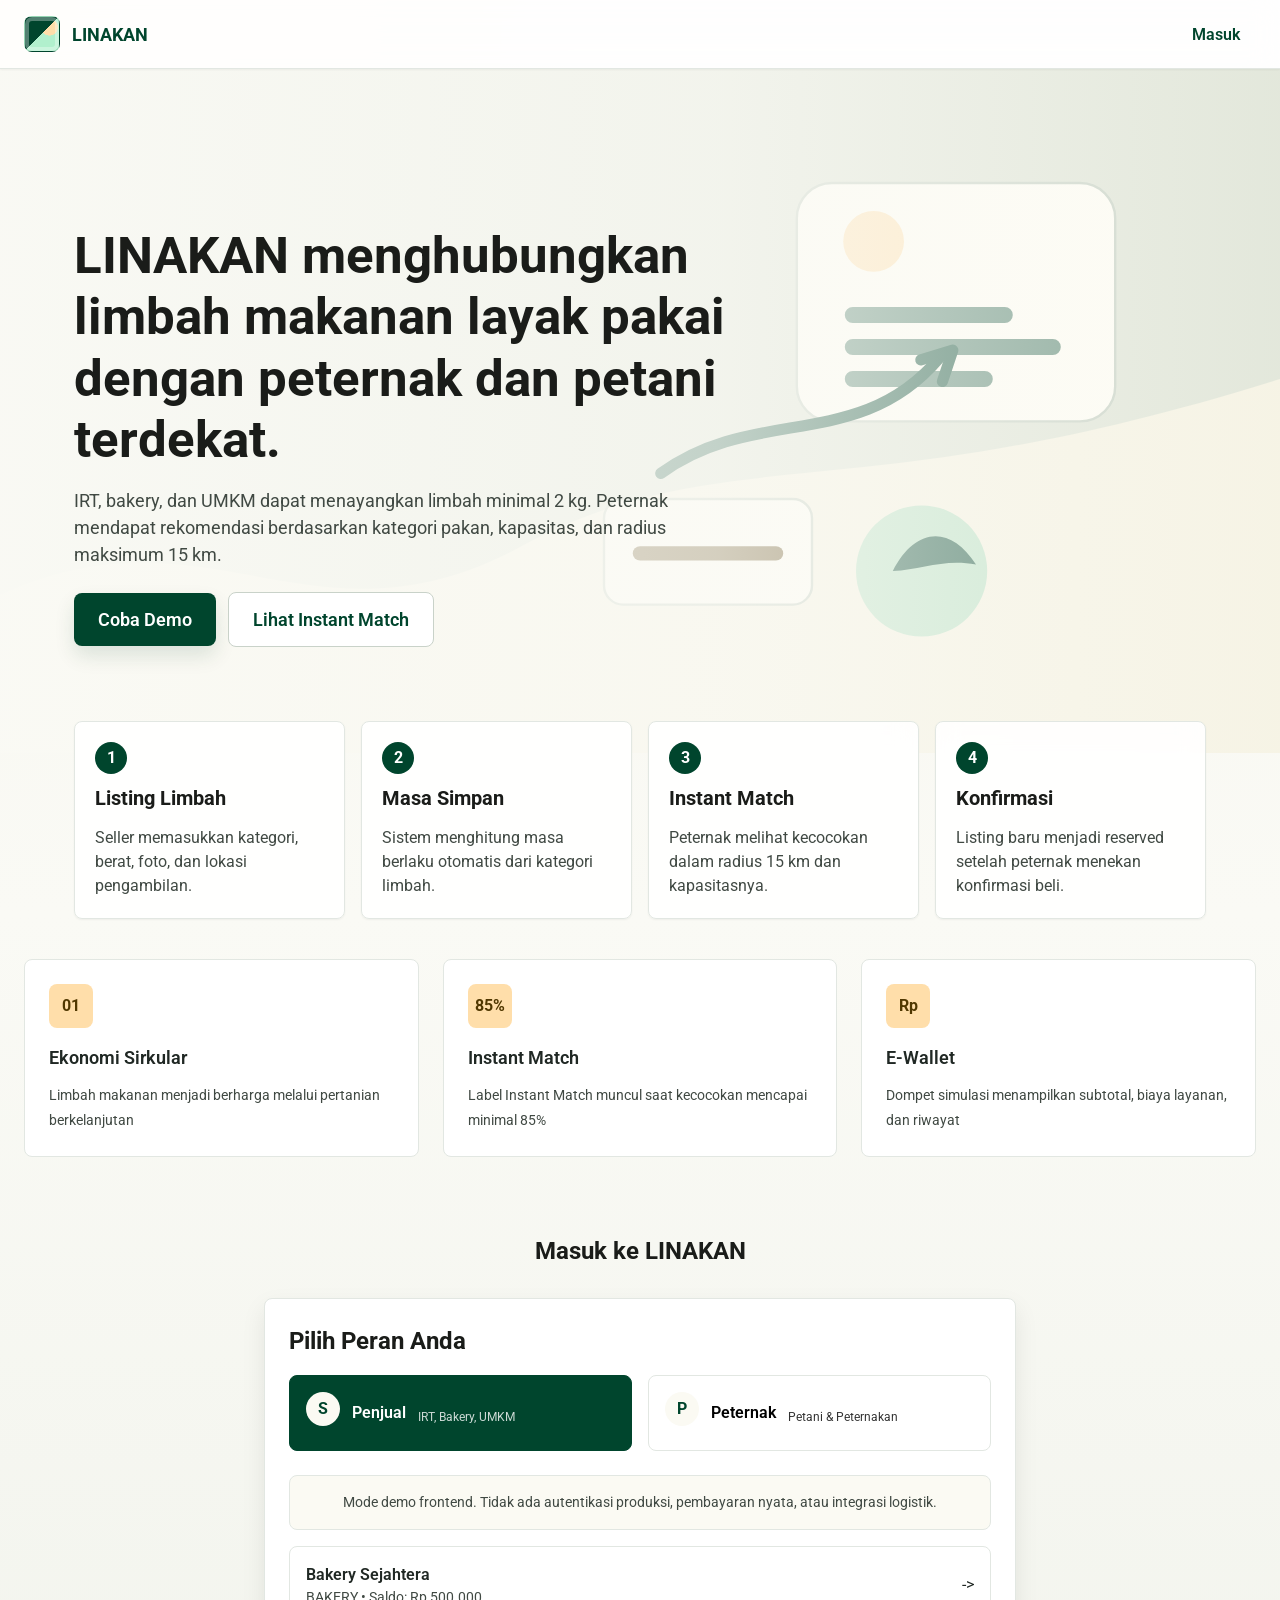
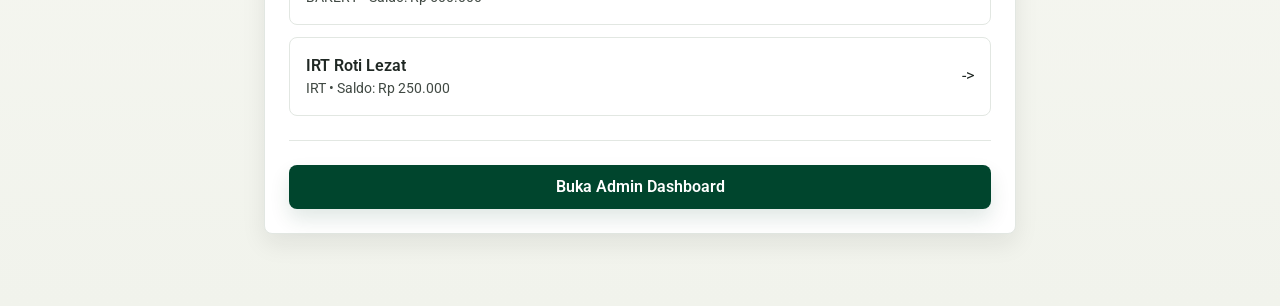
<file: farmer/wallet.html>
<!doctype html>
<html lang="id">
  <head>
    <meta charset="UTF-8" />
    <meta name="viewport" content="width=device-width, initial-scale=1.0" />
    <title>Dompet Peternak - LINAKAN</title>
    <link rel="stylesheet" href="../assets/css/variables.css?v=ui2" />
    <link rel="stylesheet" href="../assets/css/base.css?v=ui2" />
    <link rel="stylesheet" href="../assets/css/components.css?v=ui2" />
    <link rel="stylesheet" href="../assets/css/layout.css?v=ui2" />
    <link rel="stylesheet" href="../assets/css/responsive.css?v=ui2" />
    <style>
      .wallet-header {
        background: linear-gradient(
          135deg,
          var(--color-primary) 0%,
          var(--color-primary-light) 100%
        );
        color: var(--color-white);
        padding: var(--space-3xl) var(--space-2xl);
        margin: calc(-var(--space-3xl)) calc(-var(--space-2xl)) var(--space-3xl);
        border-radius: 0 0 var(--radius-lg) var(--radius-lg);
      }

      .balance-card {
        background: var(--color-white);
        border-radius: var(--radius-lg);
        padding: var(--space-2xl);
        margin-top: calc(-80px);
        position: relative;
        box-shadow: var(--shadow-lg);
        margin-bottom: var(--space-3xl);
      }

      .balance-value {
        font-size: var(--font-size-3xl);
        font-weight: var(--font-weight-bold);
        color: var(--color-primary);
        margin-bottom: var(--space-sm);
      }

      .balance-label {
        color: var(--color-text-muted);
        font-size: var(--font-size-sm);
        margin-bottom: var(--space-2xl);
      }

      .action-buttons {
        display: grid;
        grid-template-columns: 1fr 1fr;
        gap: var(--space-lg);
      }

      .section-header {
        display: flex;
        justify-content: space-between;
        align-items: center;
        margin-bottom: var(--space-2xl);
      }

      .section-title {
        font-size: var(--font-size-lg);
        font-weight: var(--font-weight-bold);
        color: var(--color-text-dark);
      }

      .stats-row {
        display: grid;
        grid-template-columns: repeat(3, 1fr);
        gap: var(--space-2xl);
        margin-bottom: var(--space-3xl);
      }

      .stat-card {
        background: var(--color-white);
        border: 1px solid var(--color-border-soft);
        border-radius: var(--radius-lg);
        padding: var(--space-lg);
        text-align: center;
      }

      .stat-value {
        font-size: var(--font-size-2xl);
        font-weight: var(--font-weight-bold);
        color: var(--color-primary);
        margin-bottom: var(--space-sm);
      }

      .stat-label {
        font-size: var(--font-size-sm);
        color: var(--color-text-muted);
      }

      .transaction-item {
        display: flex;
        justify-content: space-between;
        align-items: center;
        padding: var(--space-lg);
        border-bottom: 1px solid var(--color-border-soft);
      }

      .transaction-item:last-child {
        border-bottom: none;
      }

      .transaction-info {
        flex: 1;
      }

      .transaction-type {
        font-weight: var(--font-weight-semibold);
        color: var(--color-text-dark);
        margin-bottom: var(--space-sm);
      }

      .transaction-date {
        font-size: var(--font-size-sm);
        color: var(--color-text-muted);
      }

      .transaction-amount {
        font-size: var(--font-size-lg);
        font-weight: var(--font-weight-bold);
        text-align: right;
      }

      .amount-debit {
        color: var(--color-error);
      }

      .amount-credit {
        color: var(--color-success);
      }

      .table-container {
        background: var(--color-white);
        border: 1px solid var(--color-border-soft);
        border-radius: var(--radius-lg);
        overflow-x: auto;
      }

      .topup-modal {
        display: none;
      }

      @media (max-width: 1024px) {
        .stats-row {
          grid-template-columns: 1fr;
        }

        .action-buttons {
          grid-template-columns: 1fr;
        }
      }
    </style>
  </head>
  <body>
    <!-- Navigation -->
    <nav class="navbar">
      <div
        class="navbar-brand"
        onclick="window.location.href = '../index.html'"
      >
        <span class="brand-mark"></span> LINAKAN
      </div>
      <ul class="navbar-menu">
        <li><a href="dashboard.html">Dashboard</a></li>
        <li><a href="marketplace.html">Marketplace</a></li>
        <li><a href="transactions.html">Transaksi</a></li>
        <li><a href="wallet.html" class="active">Dompet</a></li>
      </ul>
      <div class="navbar-actions">
        <button class="btn btn-ghost" onclick="handleLogout()">Logout</button>
      </div>
    </nav>

    <!-- Main Content -->
    <div class="container mt-3xl mb-3xl">
      <!-- Header -->
      <div class="wallet-header">
        <h1
          style="margin: 0 0 var(--space-md) 0; font-size: var(--font-size-2xl)"
        >
          Dompet Digital
        </h1>
        <p style="margin: 0; opacity: 0.95">Kelola saldo dan transaksi Anda</p>
      </div>

      <!-- Balance Card -->
      <div class="balance-card">
        <div class="balance-label">SALDO ANDA</div>
        <div class="balance-value" id="total-balance">Rp 0</div>

        <div class="action-buttons">
          <button class="btn btn-primary" onclick="openTopUpModal()">
            Top Up Saldo
          </button>
          <button class="btn btn-outline" onclick="requestWithdrawal()">
            Ajukan Penarikan
          </button>
        </div>
      </div>

      <!-- Stats -->
      <div class="stats-row">
        <div class="stat-card">
          <div class="stat-value" id="stat-spent">Rp 0</div>
          <div class="stat-label">Total Pengeluaran</div>
        </div>
        <div class="stat-card">
          <div class="stat-value" id="stat-transactions">0</div>
          <div class="stat-label">Jumlah Transaksi</div>
        </div>
        <div class="stat-card">
          <div class="stat-value" id="stat-average">Rp 0</div>
          <div class="stat-label">Rata-rata per Transaksi</div>
        </div>
      </div>

      <!-- Transactions -->
      <div>
        <div class="section-header">
          <h2 class="section-title">Riwayat Transaksi</h2>
          <select
            onchange="filterTransactions(this.value)"
            style="
              padding: var(--space-md) var(--space-lg);
              border: 1px solid var(--color-border-soft);
              border-radius: var(--radius-md);
            "
          >
            <option value="">Semua</option>
            <option value="top_up">Top Up</option>
            <option value="payment">Pembayaran</option>
            <option value="withdrawal">Penarikan</option>
          </select>
        </div>

        <div class="table-container">
          <div id="transactions-list">
            <!-- Transactions will be rendered here -->
          </div>
        </div>
      </div>
    </div>

    <!-- Top Up Modal -->
    <div class="modal" id="topup-modal">
      <div class="modal-content">
        <div class="modal-header">
          <h2 class="modal-title">Top Up Saldo</h2>
          <button type="button" class="modal-close" onclick="closeTopUpModal()">
            ×
          </button>
        </div>
        <div class="modal-body">
          <div class="form-group">
            <label for="topup-amount">Jumlah (Rp)</label>
            <input
              type="number"
              id="topup-amount"
              placeholder="Masukkan jumlah"
              min="10000"
              step="10000"
              value="100000"
            />
          </div>

          <div class="form-group">
            <label for="payment-method">Metode Pembayaran</label>
            <select id="payment-method">
              <option value="bank_transfer">Transfer Bank</option>
              <option value="credit_card">Kartu Kredit</option>
              <option value="e_wallet">E-Wallet</option>
            </select>
          </div>

          <div class="alert alert-info">
            Ini simulasi top up frontend. Tidak ada pembayaran nyata atau
            integrasi payment gateway.
          </div>
        </div>
        <div class="modal-footer">
          <button
            type="button"
            class="btn btn-ghost"
            onclick="closeTopUpModal()"
          >
            Batal
          </button>
          <button
            type="button"
            class="btn btn-primary"
            onclick="processTopUp()"
          >
            Lanjutkan Top Up
          </button>
        </div>
      </div>
    </div>

    <script src="../assets/js/data.js?v=ui2"></script>
    <script src="../assets/js/wallet.js?v=ui2"></script>
    <script src="../assets/js/pricing.js?v=ui2"></script>

    <script>
      let currentFarmer = null;
      let allTransactions = [];
      let filteredTransactions = [];

      document.addEventListener("DOMContentLoaded", () => {
        const currentUser = DataManager.getCurrentUser();
        if (!currentUser || currentUser.userType !== "farmer") {
          window.location.href = "../index.html";
          return;
        }

        currentFarmer = DataManager.getFarmer(currentUser.userId);
        if (!currentFarmer) {
          window.location.href = "../index.html";
          return;
        }

        loadWalletData();
      });

      function loadWalletData() {
        // Get wallet info
        const balance = WalletManager.getBalance(currentFarmer.id);
        const summary = WalletManager.getFarmerWalletSummary(currentFarmer.id);
        allTransactions = WalletManager.getTransactionHistory(
          currentFarmer.id,
          50,
        );

        document.getElementById("total-balance").textContent =
          balance.formattedBalance;
        document.getElementById("stat-spent").textContent =
          `Rp ${summary.totalSpent.toLocaleString("id-ID")}`;
        document.getElementById("stat-transactions").textContent =
          summary.totalTransactions;
        document.getElementById("stat-average").textContent =
          summary.totalTransactions > 0
            ? `Rp ${summary.averageSpendPerTransaction.toLocaleString("id-ID")}`
            : "Rp 0";

        renderTransactions(allTransactions);
      }

      function renderTransactions(transactions) {
        filteredTransactions = transactions;
        const container = document.getElementById("transactions-list");

        if (transactions.length === 0) {
          container.innerHTML = `
          <div style="padding: var(--space-3xl); text-align: center; color: var(--color-text-muted);">
            <div style="font-size: 48px; margin-bottom: var(--space-lg);">📋</div>
            <p>Belum ada riwayat transaksi</p>
          </div>
        `;
          return;
        }

        container.innerHTML = transactions
          .map((txn) => {
            const date = new Date(txn.date).toLocaleDateString("id-ID");
            const time = new Date(txn.date).toLocaleTimeString("id-ID", {
              hour: "2-digit",
              minute: "2-digit",
            });
            const isCredit = txn.type === "top_up";
            const amount = `${isCredit ? "+" : "-"} Rp ${Math.abs(txn.amount).toLocaleString("id-ID")}`;

            return `
          <div class="transaction-item">
            <div class="transaction-info">
              <div class="transaction-type">${getTransactionLabel(txn.type)}</div>
              <div class="transaction-date">${date} ${time}</div>
            </div>
            <div class="transaction-amount ${isCredit ? "amount-credit" : "amount-debit"}">
              ${amount}
            </div>
          </div>
        `;
          })
          .join("");
      }

      function getTransactionLabel(type) {
        const labels = {
          top_up: "Top Up Saldo",
          payment: "Pembayaran Limbah",
          earning: "Penerimaan",
          fee: "Biaya Layanan",
          withdrawal: "Penarikan Dana",
        };
        return labels[type] || type;
      }

      function openTopUpModal() {
        document.getElementById("topup-modal").classList.add("active");
      }

      function closeTopUpModal() {
        document.getElementById("topup-modal").classList.remove("active");
        document.getElementById("topup-amount").value = "100000";
      }

      function processTopUp() {
        const amount = parseInt(document.getElementById("topup-amount").value);
        const method = document.getElementById("payment-method").value;

        if (!amount || amount < 10000) {
          alert("Jumlah minimal adalah Rp 10.000");
          return;
        }

        // Process top up
        const result = WalletManager.topUpWallet(
          currentFarmer.id,
          amount,
          method,
        );

        if (result) {
          alert(
            `Top up simulasi sebesar Rp ${amount.toLocaleString("id-ID")} berhasil.`,
          );
          closeTopUpModal();
          loadWalletData();
        } else {
          alert("Gagal memproses top up. Silakan coba lagi.");
        }
      }

      function filterTransactions(type) {
        if (!type) {
          renderTransactions(allTransactions);
        } else {
          const filtered = allTransactions.filter((txn) => txn.type === type);
          renderTransactions(filtered);
        }
      }

      function requestWithdrawal() {
        const balance = WalletManager.getBalance(currentFarmer.id).balance;

        if (balance < 50000) {
          alert("Saldo minimum untuk penarikan adalah Rp 50.000");
          return;
        }

        const amount = prompt(
          "Masukkan jumlah yang ingin ditarik:",
          balance.toString(),
        );
        if (!amount) return;

        const numAmount = parseInt(amount);
        if (numAmount < 50000) {
          alert("Jumlah penarikan minimal Rp 50.000");
          return;
        }

        if (numAmount > balance) {
          alert("Saldo tidak cukup");
          return;
        }

        const bankAccount = prompt("Masukkan nomor rekening bank:");
        if (!bankAccount) return;

        // Process withdrawal
        WalletManager.requestWithdrawal(
          currentFarmer.id,
          numAmount,
          bankAccount,
        );
        alert(
          `Permintaan penarikan simulasi sebesar Rp ${numAmount.toLocaleString("id-ID")} telah diajukan.`,
        );
        loadWalletData();
      }

      function handleLogout() {
        DataManager.logout();
        window.location.href = "../index.html";
      }
    </script>
  </body>
</html>
</file>
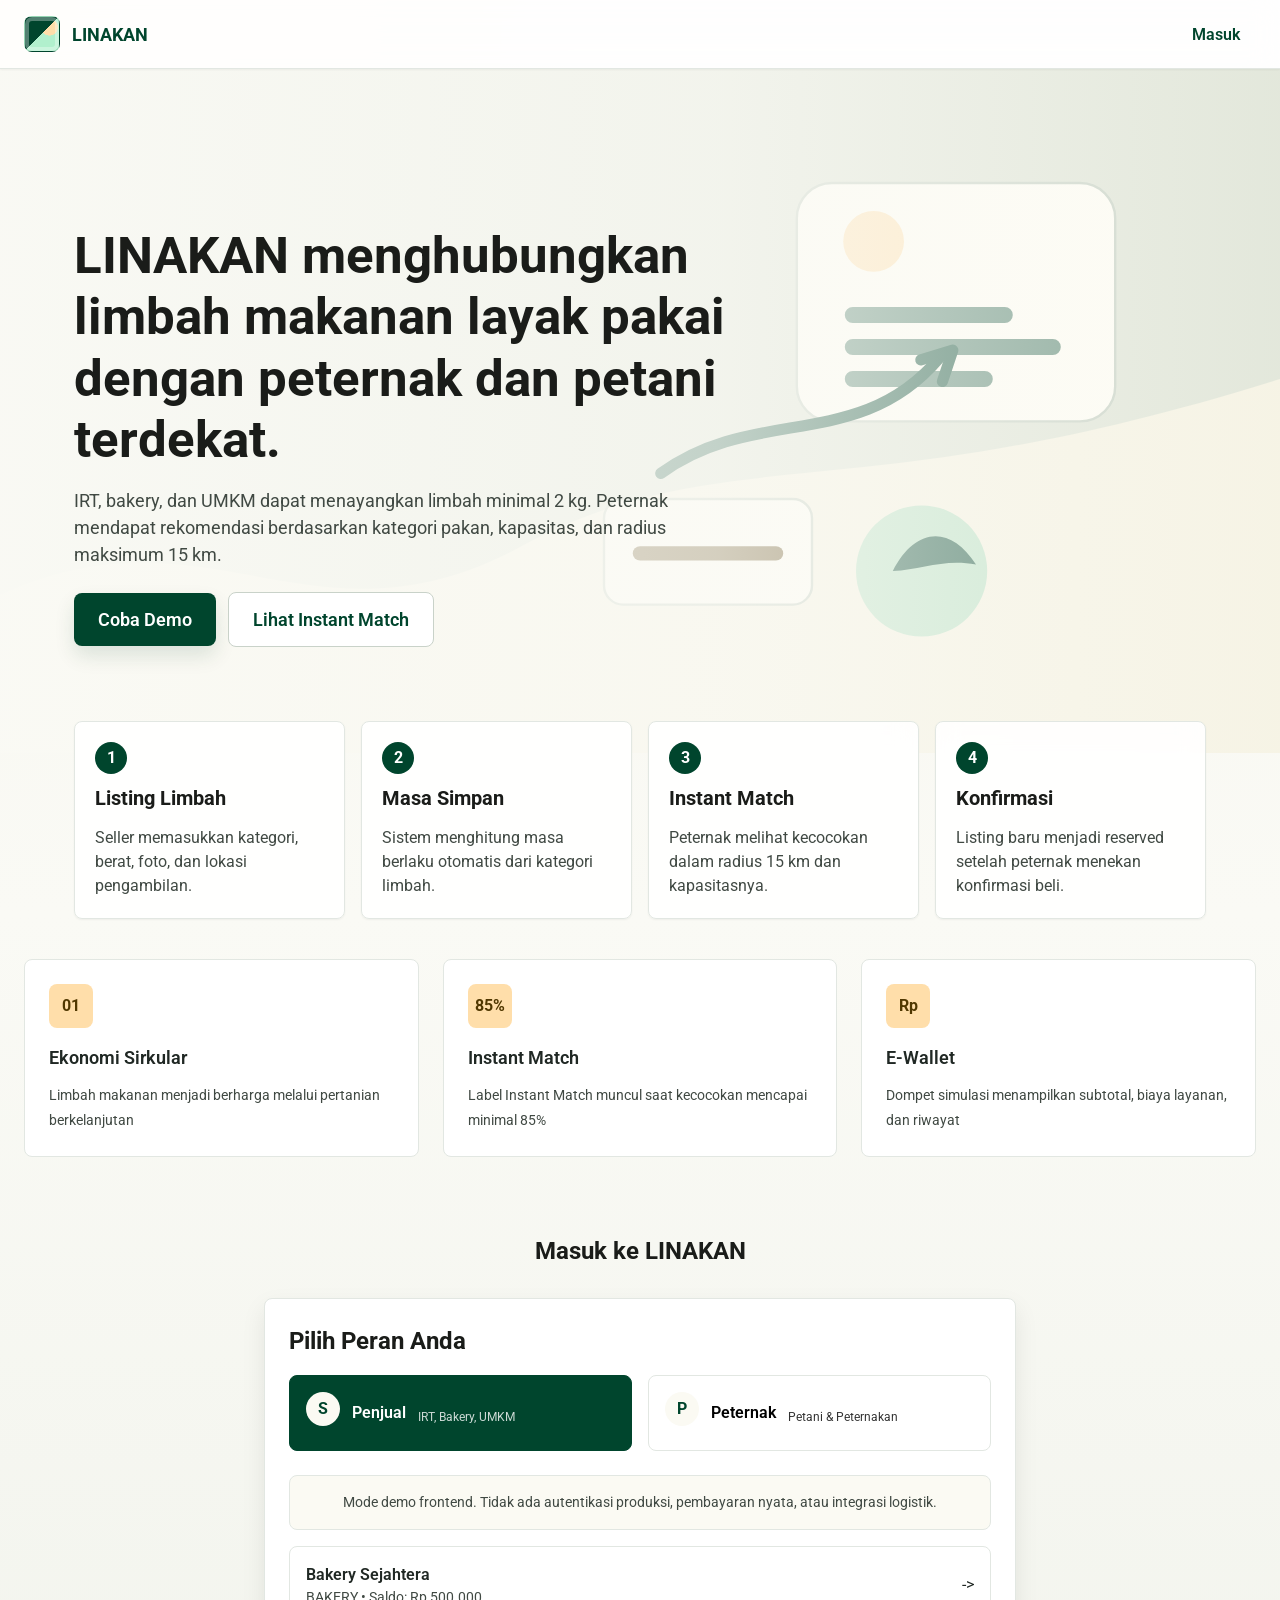
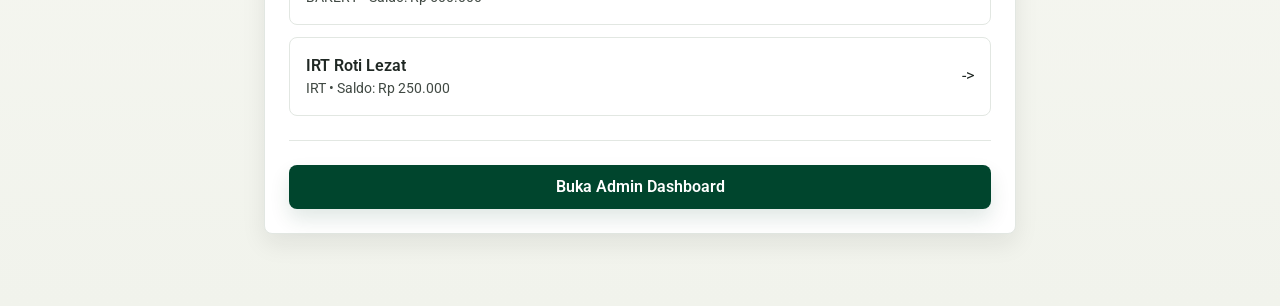
<file: seller/create-listing.html>
<!doctype html>
<html lang="id">
  <head>
    <meta charset="UTF-8" />
    <meta name="viewport" content="width=device-width, initial-scale=1.0" />
    <title>Tambah Limbah - LINAKAN</title>
    <link rel="stylesheet" href="../assets/css/variables.css?v=ui2" />
    <link rel="stylesheet" href="../assets/css/base.css?v=ui2" />
    <link rel="stylesheet" href="../assets/css/components.css?v=ui2" />
    <link rel="stylesheet" href="../assets/css/layout.css?v=ui2" />
    <link rel="stylesheet" href="../assets/css/responsive.css?v=ui2" />
    <style>
      .form-container {
        max-width: 700px;
        margin: 0 auto;
        background: var(--color-white);
        padding: var(--space-3xl);
        border: 1px solid var(--color-border-soft);
        border-radius: var(--radius-md);
        box-shadow: var(--shadow-md);
      }

      .form-title {
        font-size: var(--font-size-2xl);
        font-weight: var(--font-weight-bold);
        margin-bottom: var(--space-md);
      }

      .form-description {
        color: var(--color-text-muted);
        margin-bottom: var(--space-3xl);
      }

      .section-divider {
        margin: var(--space-3xl) 0;
        padding: var(--space-2xl) 0;
        border-top: 1px solid var(--color-border-soft);
      }

      .section-title {
        font-size: var(--font-size-lg);
        font-weight: var(--font-weight-semibold);
        margin-bottom: var(--space-lg);
        color: var(--color-text-dark);
      }

      .form-row {
        display: grid;
        grid-template-columns: 1fr 1fr;
        gap: var(--space-2xl);
        margin-bottom: var(--space-2xl);
      }

      .form-row.full {
        grid-template-columns: 1fr;
      }

      .price-info {
        background: var(--color-surface-soft);
        border: 1px solid rgba(0, 69, 45, 0.16);
        border-radius: var(--radius-md);
        padding: var(--space-lg);
        margin-top: var(--space-md);
        font-size: var(--font-size-sm);
      }

      .price-breakdown {
        display: flex;
        justify-content: space-between;
        margin-bottom: var(--space-sm);
      }

      .price-breakdown:last-child {
        border-top: 1px solid rgba(0, 69, 45, 0.2);
        padding-top: var(--space-md);
        font-weight: var(--font-weight-semibold);
        color: var(--color-primary);
      }

      .price-recommendation-badge {
        display: inline-block;
        background: var(--color-primary-fixed);
        color: var(--color-primary);
        padding: var(--space-sm) var(--space-md);
        border-radius: 999px;
        font-size: var(--font-size-xs);
        font-weight: var(--font-weight-semibold);
        margin-top: var(--space-md);
      }

      .toggle-group {
        display: flex;
        gap: var(--space-lg);
        margin-bottom: var(--space-2xl);
      }

      .toggle-item {
        flex: 1;
        text-align: center;
        padding: var(--space-lg);
        border: 1px solid var(--color-border-soft);
        border-radius: var(--radius-md);
        cursor: pointer;
        transition: all var(--transition-fast);
      }

      .toggle-item.active {
        border-color: var(--color-primary);
        background: rgba(0, 69, 45, 0.05);
      }

      .form-actions {
        display: flex;
        gap: var(--space-lg);
        margin-top: var(--space-3xl);
      }

      .form-actions .btn {
        flex: 1;
      }

      .error-message {
        color: var(--color-error);
        font-size: var(--font-size-sm);
        margin-top: var(--space-sm);
        display: none;
      }

      .success-message {
        display: none;
        background: rgba(0, 69, 45, 0.1);
        border: 1px solid var(--color-primary);
        color: var(--color-primary);
        padding: var(--space-lg);
        border-radius: var(--radius-md);
        margin-bottom: var(--space-2xl);
      }

      @media (max-width: 640px) {
        .form-container {
          padding: var(--space-lg);
        }

        .form-row {
          grid-template-columns: 1fr;
          gap: var(--space-lg);
        }

        .form-actions {
          flex-direction: column;
        }
      }
    </style>
  </head>
  <body>
    <!-- Navigation -->
    <nav class="navbar">
      <div
        class="navbar-brand"
        onclick="window.location.href = '../index.html'"
      >
        <span class="brand-mark"></span> LINAKAN
      </div>
      <ul class="navbar-menu">
        <li><a href="dashboard.html">Dashboard</a></li>
        <li><a href="listings.html">Daftar Limbah</a></li>
        <li><a href="transactions.html">Transaksi</a></li>
      </ul>
    </nav>

    <!-- Main Content -->
    <div class="container mt-3xl mb-3xl">
      <div class="form-container">
        <div class="eyebrow">Buat listing seller</div>
        <h1 class="form-title">Tambah Limbah Baru</h1>
        <p class="form-description">
          Informasi yang akurat membantu peternak menemukan limbah makanan yang cocok.
        </p>

        <div class="success-message" id="success-message">
          ✓ Limbah berhasil ditambahkan!
          <a href="dashboard.html">Kembali ke dashboard</a>
        </div>

        <form id="listing-form" onsubmit="handleSubmit(event)">
          <!-- Basic Information Section -->
          <div class="section-title">Informasi Limbah</div>

          <div class="form-group form-row full">
            <div>
              <label class="form-label required" for="waste-name"
                >Nama Limbah</label
              >
              <input
                type="text"
                id="waste-name"
                class="form-input"
                placeholder="Misal: Roti Kering Sisa Produksi"
                required
              />
              <div class="form-help">Deskripsi singkat limbah Anda</div>
            </div>
          </div>

          <div class="form-group form-row">
            <div>
              <label class="form-label required" for="category"
                >Kategori Limbah</label
              >
              <select
                id="category"
                class="form-input"
                required
                onchange="handleCategoryChange()"
              >
                <option value="">-- Pilih Kategori --</option>
                <option value="roti_kering">Roti Kering</option>
                <option value="tepung_afkir">Tepung Afkir</option>
                <option value="sisa_makanan_olahan">Sisa Makanan Olahan</option>
                <option value="sayuran_mentah">Sayuran Mentah</option>
              </select>
            </div>
            <div>
              <label class="form-label required" for="weight">Berat (kg)</label>
              <input
                type="number"
                id="weight"
                class="form-input"
                placeholder="Minimal 2 kg"
                min="2"
                step="0.1"
                required
                onchange="handleWeightChange()"
              />
              <div class="form-help">Minimum 2 kg untuk satu listing</div>
            </div>
          </div>

          <div class="form-group form-row full">
            <div>
              <label class="form-label required" for="quality"
                >Kualitas Limbah</label
              >
              <select id="quality" class="form-input" required>
                <option value="">-- Pilih Kualitas --</option>
                <option value="Sangat Baik">Sangat Baik</option>
                <option value="Baik">Baik</option>
                <option value="Cukup">Cukup</option>
              </select>
            </div>
          </div>

          <div class="form-group form-row full">
            <div>
              <label class="form-label" for="notes">Catatan Tambahan</label>
              <textarea
                id="notes"
                class="form-textarea"
                placeholder="Informasi tambahan tentang limbah (opsional)"
              ></textarea>
            </div>
          </div>

          <!-- Location Section -->
          <div class="section-divider">
            <div class="section-title">Lokasi Pengambilan</div>

            <div class="form-group form-row full">
              <div>
                <label class="form-label required" for="location"
                  >Alamat Pengambilan</label
                >
                <input
                  type="text"
                  id="location"
                  class="form-input"
                  placeholder="Jl. Contoh No. 42, Jakarta"
                  required
                />
                <div class="form-help">
                  Alamat lengkap dimana petani dapat mengambil limbah
                </div>
              </div>
            </div>
          </div>

          <!-- Pricing Section -->
          <div class="section-divider">
            <div class="section-title">Harga</div>

            <div
              id="price-recommendation"
              class="price-info"
              style="display: none"
            >
              <div
                style="
                  font-weight: var(--font-weight-semibold);
                  margin-bottom: var(--space-md);
                "
              >
                Rekomendasi Harga LINAKAN
              </div>
              <div class="price-breakdown">
                <span>Harga/kg:</span>
                <span id="recommended-price-per-kg">-</span>
              </div>
              <div class="price-breakdown">
                <span>Total Rekomendasi:</span>
                <span id="recommended-total-price">-</span>
              </div>
              <div class="form-help" style="margin-top: var(--space-md)">
                Harga direkomendasikan berdasarkan kategori dan berat. Anda
                tetap dapat mengubahnya.
              </div>
            </div>

            <div class="form-group form-row mt-2xl">
              <div>
                <label class="form-label required" for="price-per-kg"
                  >Harga/kg (Rp)</label
                >
                <input
                  type="number"
                  id="price-per-kg"
                  class="form-input"
                  placeholder="0"
                  min="0"
                  required
                  onchange="handlePriceChange()"
                />
                <div class="form-help">
                  Harga yang ingin Anda tawarkan per kilogram
                </div>
              </div>
              <div>
                <label class="form-label" for="total-price"
                  >Total Harga (Rp)</label
                >
                <input
                  type="number"
                  id="total-price"
                  class="form-input"
                  placeholder="0"
                  min="0"
                  readonly
                />
                <div class="form-help">Dihitung otomatis: Harga/kg × Berat</div>
              </div>
            </div>

            <div
              id="price-warning"
              class="alert alert-warning"
              style="display: none; margin-top: var(--space-lg)"
            >
              <div class="alert-title">⚠ Peringatan Harga</div>
              <div id="price-warning-text"></div>
            </div>
          </div>

          <!-- Preview Button -->
          <div class="form-actions">
            <button
              type="button"
              class="btn btn-outline"
              onclick="previewListing()"
            >
              Preview Listing
            </button>
            <button type="submit" class="btn btn-primary" id="submit-btn">
              Simpan & Publikasikan
            </button>
          </div>

          <div class="error-message" id="error-message"></div>
        </form>
      </div>
    </div>

    <!-- Preview Modal -->
    <div class="modal" id="preview-modal">
      <div class="modal-content" style="max-width: 600px">
        <div class="modal-header">
          <h2 class="modal-title">Preview Listing</h2>
          <button type="button" class="modal-close" onclick="closePreview()">
            ×
          </button>
        </div>
        <div class="modal-body" id="preview-content">
          <!-- Preview content will be rendered here -->
        </div>
        <div class="modal-footer">
          <button type="button" class="btn btn-ghost" onclick="closePreview()">
            Batal
          </button>
          <button
            type="button"
            class="btn btn-primary"
            onclick="submitListing()"
          >
            Publikasikan
          </button>
        </div>
      </div>
    </div>

    <script src="../assets/js/data.js?v=ui2"></script>
    <script src="../assets/js/shelf-life.js?v=ui2"></script>
    <script src="../assets/js/pricing.js?v=ui2"></script>

    <script>
      let currentSeller = null;

      document.addEventListener("DOMContentLoaded", () => {
        const currentUser = DataManager.getCurrentUser();
        if (!currentUser || currentUser.userType !== "seller") {
          window.location.href = "../index.html";
          return;
        }

        currentSeller = DataManager.getSeller(currentUser.userId);
        if (!currentSeller) {
          window.location.href = "../index.html";
          return;
        }
      });

      function handleCategoryChange() {
        const category = document.getElementById("category").value;
        const weight = parseFloat(document.getElementById("weight").value) || 0;

        if (category && weight > 0) {
          updatePricingRecommendation(category, weight);
        }
      }

      function handleWeightChange() {
        const weight = parseFloat(document.getElementById("weight").value) || 0;
        const category = document.getElementById("category").value;

        // Validate minimum weight
        if (weight < DataManager.CONFIG.MIN_LISTING_WEIGHT && weight > 0) {
          showError(
            `Berat minimum adalah ${DataManager.CONFIG.MIN_LISTING_WEIGHT} kg`,
          );
        } else {
          clearError();
        }

        if (category && weight > 0) {
          updatePricingRecommendation(category, weight);
        }

        handlePriceChange();
      }

      function handlePriceChange() {
        const pricePerKg =
          parseFloat(document.getElementById("price-per-kg").value) || 0;
        const weight = parseFloat(document.getElementById("weight").value) || 0;
        const category = document.getElementById("category").value;

        // Update total
        const total = pricePerKg * weight;
        document.getElementById("total-price").value = total;

        // Check price variance if recommendation exists
        if (category && weight > 0) {
          const suggested = PricingEngine.calculateSuggestedPrice(
            category,
            weight,
          );
          const validation = PricingEngine.validatePriceOverride(
            suggested.pricePerKg,
            pricePerKg,
          );

          const warningEl = document.getElementById("price-warning");
          const warningText = document.getElementById("price-warning-text");

          if (validation.warning) {
            warningEl.style.display = "block";
            warningText.textContent = validation.warning;
          } else {
            warningEl.style.display = "none";
          }
        }
      }

      function updatePricingRecommendation(category, weight) {
        const priceInfo = document.getElementById("price-recommendation");
        const suggested = PricingEngine.calculateSuggestedPrice(
          category,
          weight,
        );

        document.getElementById("recommended-price-per-kg").textContent =
          "Rp " + suggested.pricePerKg.toLocaleString("id-ID");
        document.getElementById("recommended-total-price").textContent =
          "Rp " + suggested.totalPrice.toLocaleString("id-ID");

        priceInfo.style.display = "block";

        // Pre-fill the price if empty
        const priceInput = document.getElementById("price-per-kg");
        if (!priceInput.value) {
          priceInput.value = suggested.pricePerKg;
          handlePriceChange();
        }
      }

      function previewListing() {
        const weight = parseFloat(document.getElementById("weight").value) || 0;

        // Validate
        if (weight < DataManager.CONFIG.MIN_LISTING_WEIGHT) {
          showError(
            `Berat minimum adalah ${DataManager.CONFIG.MIN_LISTING_WEIGHT} kg`,
          );
          return;
        }

        const formData = getFormData();
        if (!formData) return;

        const expiryInfo = ShelfLifeManager.getExpiryMessage(
          formData.category,
          new Date().toISOString(),
        );
        const categoryName =
          DataManager.WASTE_CATEGORIES[formData.category].name;

        const preview = `
        <div style="text-align: center; margin-bottom: var(--space-2xl);">
          <div class="waste-visual" style="width: 100%; height: 180px; border-radius: var(--radius-md); display: flex; align-items: center; justify-content: center; font-weight: var(--font-weight-bold); margin-bottom: var(--space-lg);">LINAKAN</div>
          <h3 style="margin: 0 0 var(--space-md) 0;">${formData.wasteName}</h3>
          <p style="color: var(--color-text-muted); margin: 0;">dari ${currentSeller.name}</p>
        </div>

        <div class="card-body">
          <div style="display: grid; grid-template-columns: 1fr 1fr; gap: var(--space-lg); margin-bottom: var(--space-2xl);">
            <div>
              <div style="font-size: var(--font-size-sm); color: var(--color-text-muted); margin-bottom: var(--space-sm);">Kategori</div>
              <div style="font-weight: var(--font-weight-semibold);">${categoryName}</div>
            </div>
            <div>
              <div style="font-size: var(--font-size-sm); color: var(--color-text-muted); margin-bottom: var(--space-sm);">Berat</div>
              <div style="font-weight: var(--font-weight-semibold);">${formData.weight} kg</div>
            </div>
            <div>
              <div style="font-size: var(--font-size-sm); color: var(--color-text-muted); margin-bottom: var(--space-sm);">Kualitas</div>
              <div style="font-weight: var(--font-weight-semibold);">${formData.quality}</div>
            </div>
            <div>
              <div style="font-size: var(--font-size-sm); color: var(--color-text-muted); margin-bottom: var(--space-sm);">Harga/kg</div>
              <div style="font-weight: var(--font-weight-semibold);">Rp ${formData.pricePerKg.toLocaleString("id-ID")}</div>
            </div>
          </div>

          <div style="background: rgba(0, 69, 45, 0.05); padding: var(--space-lg); border-radius: var(--radius-md); margin-bottom: var(--space-lg);">
            <div style="display: flex; justify-content: space-between; margin-bottom: var(--space-sm);">
              <span>Total Harga:</span>
              <strong style="font-size: var(--font-size-lg); color: var(--color-primary);">Rp ${formData.finalPrice.toLocaleString("id-ID")}</strong>
            </div>
            <div style="font-size: var(--font-size-sm); color: var(--color-text-muted);">
              ${expiryInfo.message}
            </div>
          </div>

          <div style="background: rgba(0, 69, 45, 0.05); padding: var(--space-lg); border-radius: var(--radius-md);">
            <div style="font-weight: var(--font-weight-semibold); margin-bottom: var(--space-md);">Lokasi Pengambilan</div>
            <div>${formData.location}</div>
            ${formData.notes ? `<div style="margin-top: var(--space-md); color: var(--color-text-muted); font-size: var(--font-size-sm);">${formData.notes}</div>` : ""}
          </div>
        </div>
      `;

        document.getElementById("preview-content").innerHTML = preview;
        document.getElementById("preview-modal").classList.add("active");
      }

      function closePreview() {
        document.getElementById("preview-modal").classList.remove("active");
      }

      function getFormData() {
        const weight = parseFloat(document.getElementById("weight").value);
        const pricePerKg = parseFloat(
          document.getElementById("price-per-kg").value,
        );

        if (!weight || weight < DataManager.CONFIG.MIN_LISTING_WEIGHT) {
          showError(
            `Berat minimum adalah ${DataManager.CONFIG.MIN_LISTING_WEIGHT} kg`,
          );
          return null;
        }

        if (!pricePerKg || pricePerKg <= 0) {
          showError("Harga harus lebih dari 0");
          return null;
        }

        return {
          wasteName: document.getElementById("waste-name").value,
          category: document.getElementById("category").value,
          weight: weight,
          quality: document.getElementById("quality").value,
          pricePerKg: pricePerKg,
          finalPrice: pricePerKg * weight,
          location: document.getElementById("location").value,
          notes: document.getElementById("notes").value,
        };
      }

      function submitListing() {
        const formData = getFormData();
        if (!formData) return;

        const listing = DataManager.addListing({
          sellerId: currentSeller.id,
          sellerName: currentSeller.name,
          sellerType: currentSeller.type,
          wasteName: formData.wasteName,
          category: formData.category,
          weight: formData.weight,
          pricePerKg: formData.pricePerKg,
          totalPrice: formData.finalPrice,
          finalPrice: formData.finalPrice,
          imageUrl:
            "https://via.placeholder.com/400x300?text=" +
            encodeURIComponent(formData.wasteName),
          location: formData.location,
          lat: currentSeller.lat,
          lng: currentSeller.lng,
          pickupAddress: formData.location,
          quality: formData.quality,
          notes: formData.notes,
        });

        document.getElementById("success-message").style.display = "block";
        document.getElementById("listing-form").style.display = "none";
        closePreview();

        setTimeout(() => {
          window.location.href = "dashboard.html";
        }, 2000);
      }

      function handleSubmit(event) {
        event.preventDefault();
        previewListing();
      }

      function showError(message) {
        const errorEl = document.getElementById("error-message");
        errorEl.textContent = message;
        errorEl.style.display = "block";
      }

      function clearError() {
        const errorEl = document.getElementById("error-message");
        errorEl.style.display = "none";
      }
    </script>

    <style>
      .modal {
        display: none;
        position: fixed;
        top: 0;
        left: 0;
        right: 0;
        bottom: 0;
        background-color: rgba(0, 0, 0, 0.5);
        z-index: 1000;
        align-items: center;
        justify-content: center;
      }

      .modal.active {
        display: flex;
      }
    </style>
  </body>
</html>
</file>
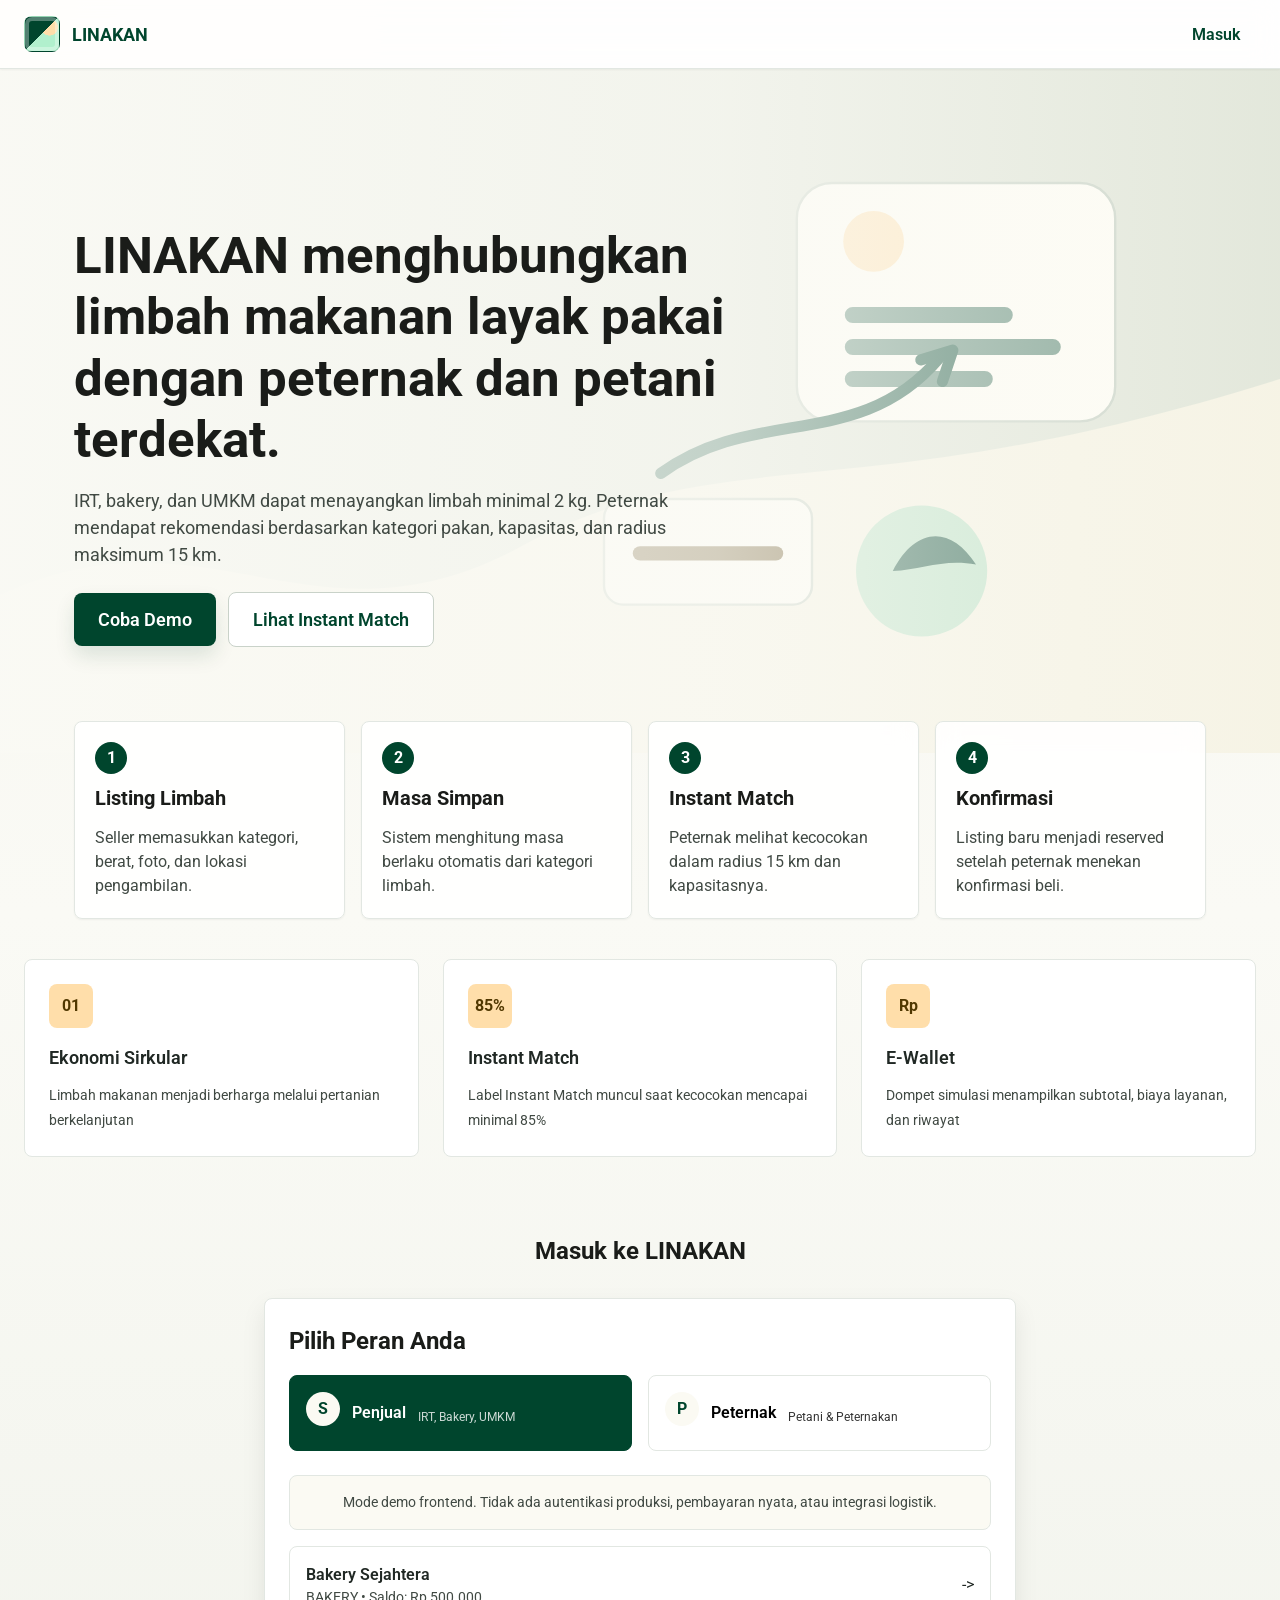
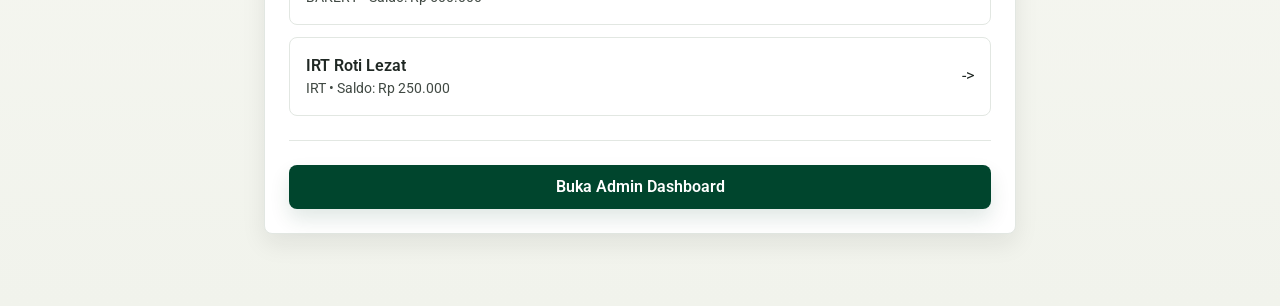
<file: seller/dashboard.html>
<!doctype html>
<html lang="id">
  <head>
    <meta charset="UTF-8" />
    <meta name="viewport" content="width=device-width, initial-scale=1.0" />
    <title>Dashboard Penjual - LINAKAN</title>
    <link rel="stylesheet" href="../assets/css/variables.css?v=ui2" />
    <link rel="stylesheet" href="../assets/css/base.css?v=ui2" />
    <link rel="stylesheet" href="../assets/css/components.css?v=ui2" />
    <link rel="stylesheet" href="../assets/css/layout.css?v=ui2" />
    <link rel="stylesheet" href="../assets/css/responsive.css?v=ui2" />
    <style>
      .dashboard-grid {
        display: grid;
        grid-template-columns: repeat(4, 1fr);
        gap: var(--space-2xl);
        margin-bottom: var(--space-3xl);
      }

      .stat-card {
        background: var(--color-white);
        border: 1px solid var(--color-border-soft);
        color: var(--color-text-primary);
        padding: var(--space-2xl);
        border-radius: var(--radius-md);
        text-align: left;
        box-shadow: var(--shadow-sm);
      }

      .stat-number {
        font-size: var(--font-size-3xl);
        font-weight: var(--font-weight-bold);
        color: var(--color-primary);
        margin-bottom: var(--space-sm);
      }

      .stat-label {
        font-size: var(--font-size-sm);
        color: var(--color-text-subtle);
      }

      .listings-section {
        background: var(--color-white);
        border-radius: var(--radius-md);
        border: 1px solid var(--color-border-soft);
        overflow: hidden;
        box-shadow: var(--shadow-sm);
      }

      .listings-header {
        padding: var(--space-2xl);
        border-bottom: 1px solid var(--color-border-soft);
        display: flex;
        justify-content: space-between;
        align-items: center;
      }

      .listings-grid {
        display: grid;
        grid-template-columns: repeat(auto-fill, minmax(280px, 1fr));
        gap: var(--space-2xl);
        padding: var(--space-2xl);
      }

      .listing-card {
        border: 1px solid var(--color-border-soft);
        border-radius: var(--radius-md);
        overflow: hidden;
        transition: all var(--transition-base);
        background: var(--color-white);
      }

      .listing-card:hover {
        box-shadow: var(--shadow-lg);
        transform: translateY(-2px);
      }

      .listing-image {
        width: 100%;
        height: 200px;
        background:
          linear-gradient(135deg, rgba(255, 222, 170, 0.82), rgba(177, 240, 205, 0.76)),
          repeating-linear-gradient(45deg, rgba(255, 255, 255, 0.26) 0 10px, transparent 10px 20px);
        display: flex;
        align-items: center;
        justify-content: center;
        font-size: var(--font-size-2xl);
      }

      .listing-content {
        padding: var(--space-lg);
      }

      .listing-name {
        font-weight: var(--font-weight-semibold);
        margin-bottom: var(--space-sm);
        font-size: var(--font-size-base);
      }

      .listing-meta {
        font-size: var(--font-size-sm);
        color: var(--color-text-muted);
        margin-bottom: var(--space-md);
      }

      .listing-price {
        font-size: var(--font-size-lg);
        font-weight: var(--font-weight-bold);
        color: var(--color-primary);
        margin-bottom: var(--space-md);
      }

      .listing-footer {
        display: flex;
        gap: var(--space-sm);
        margin-top: var(--space-lg);
      }

      .listing-footer .btn {
        flex: 1;
        padding: var(--space-md);
        font-size: var(--font-size-sm);
      }

      .status-badge {
        display: inline-block;
        padding: var(--space-sm) var(--space-md);
        border-radius: var(--radius-xl);
        font-size: var(--font-size-xs);
        font-weight: var(--font-weight-semibold);
        margin-bottom: var(--space-md);
      }

      .status-available {
        background: rgba(0, 69, 45, 0.1);
        color: var(--color-primary);
      }

      .status-reserved {
        background: rgba(80, 55, 0, 0.1);
        color: var(--color-warning);
      }

      .status-expired {
        background: rgba(179, 38, 30, 0.1);
        color: var(--color-error);
      }

      .empty-state {
        text-align: center;
        padding: var(--space-3xl);
        color: var(--color-text-muted);
      }

      .empty-state-icon {
        font-size: 64px;
        margin-bottom: var(--space-lg);
      }

      @media (max-width: 1024px) {
        .dashboard-grid {
          grid-template-columns: repeat(2, 1fr);
        }
      }

      @media (max-width: 640px) {
        .dashboard-grid {
          grid-template-columns: 1fr;
        }

        .listings-grid {
          grid-template-columns: 1fr;
        }
      }
    </style>
  </head>
  <body>
    <!-- Navigation -->
    <nav class="navbar">
      <div class="navbar-brand"><span class="brand-mark"></span> LINAKAN</div>
      <ul class="navbar-menu">
        <li><a href="dashboard.html" class="active">Dashboard</a></li>
        <li><a href="listings.html">Daftar Limbah</a></li>
        <li><a href="transactions.html">Transaksi</a></li>
      </ul>
      <div class="navbar-actions">
        <button
          class="btn btn-primary"
          onclick="window.location.href = 'create-listing.html'"
        >
          Tambah Limbah
        </button>
        <button class="btn btn-ghost" onclick="handleLogout()">Logout</button>
      </div>
    </nav>

    <!-- Main Content -->
    <div class="container mt-3xl mb-3xl">
      <!-- Welcome Section -->
      <div style="margin-bottom: var(--space-3xl)">
        <div class="eyebrow">Ruang kerja penyuplai</div>
        <h1>Dashboard Penjual</h1>
        <p class="page-kicker" id="seller-name">Memuat data...</p>
      </div>

      <!-- Statistics Cards -->
      <div class="dashboard-grid">
        <div class="stat-card">
          <div class="stat-number" id="stat-listings">0</div>
          <div class="stat-label">Limbah Aktif</div>
        </div>
        <div class="stat-card">
          <div class="stat-number" id="stat-weight">0</div>
          <div class="stat-label">Total Berat (kg)</div>
        </div>
        <div class="stat-card">
          <div class="stat-number" id="stat-reserved">0</div>
          <div class="stat-label">Dipesan</div>
        </div>
        <div class="stat-card">
          <div class="stat-number" id="stat-earnings">Rp 0</div>
          <div class="stat-label">Penghasilan</div>
        </div>
      </div>

      <!-- Recent Listings -->
      <div class="listings-section">
        <div class="listings-header">
          <h2 style="margin: 0">Daftar Limbah Terbaru</h2>
          <button
            class="btn btn-primary"
            onclick="window.location.href = 'create-listing.html'"
          >
            Tambah Limbah
          </button>
        </div>

        <div id="listings-container" class="listings-grid">
          <!-- Listings will be loaded here -->
        </div>
      </div>
    </div>

    <!-- Toast Container -->
    <div
      id="toast-container"
      style="
        position: fixed;
        bottom: var(--space-2xl);
        right: var(--space-2xl);
        z-index: 1000;
      "
    ></div>

    <style>
      .toast {
        background: var(--color-white);
        border-left: 4px solid var(--color-primary);
        padding: var(--space-lg);
        border-radius: var(--radius-md);
        display: flex;
        gap: var(--space-lg);
        align-items: center;
        margin-bottom: var(--space-lg);
        box-shadow: var(--shadow-lg);
        max-width: 400px;
        animation: slideIn 0.3s ease-out;
      }

      .toast-icon {
        font-size: var(--font-size-2xl);
        flex-shrink: 0;
      }

      .toast-content {
        flex: 1;
      }

      .toast-content strong {
        display: block;
        margin-bottom: var(--space-sm);
      }

      .toast-content p {
        margin: 0;
        font-size: var(--font-size-sm);
        color: var(--color-text-muted);
      }

      .toast-close {
        background: none;
        border: none;
        font-size: var(--font-size-xl);
        cursor: pointer;
        color: var(--color-text-muted);
        padding: 0;
      }

      @keyframes slideIn {
        from {
          transform: translateX(400px);
          opacity: 0;
        }
        to {
          transform: translateX(0);
          opacity: 1;
        }
      }
    </style>

    <script src="../assets/js/data.js?v=ui2"></script>
    <script src="../assets/js/shelf-life.js?v=ui2"></script>
    <script src="../assets/js/pricing.js?v=ui2"></script>
    <script src="../assets/js/wallet.js?v=ui2"></script>

    <script>
      let currentSeller = null;

      // Initialize
      document.addEventListener("DOMContentLoaded", () => {
        // Check if user is logged in
        const currentUser = DataManager.getCurrentUser();
        if (!currentUser || currentUser.userType !== "seller") {
          window.location.href = "../index.html";
          return;
        }

        currentSeller = DataManager.getSeller(currentUser.userId);
        if (!currentSeller) {
          window.location.href = "../index.html";
          return;
        }

        loadDashboard();
      });

      function loadDashboard() {
        // Load seller name
        document.getElementById("seller-name").textContent =
          `Selamat datang, ${currentSeller.name}`;

        // Load statistics
        const sellerListings = DataManager.getListingsBySeller(
          currentSeller.id,
        );
        const activeListings = sellerListings.filter(
          (l) => l.status === "available",
        );
        const reservedListings = sellerListings.filter(
          (l) => l.status === "reserved",
        );

        const totalWeight = activeListings.reduce(
          (sum, l) => sum + l.weight,
          0,
        );
        const walletSummary = WalletManager.getSellerWalletSummary(
          currentSeller.id,
        );

        document.getElementById("stat-listings").textContent =
          activeListings.length;
        document.getElementById("stat-weight").textContent = totalWeight;
        document.getElementById("stat-reserved").textContent =
          reservedListings.length;
        document.getElementById("stat-earnings").textContent =
          walletSummary.formattedEarnings;

        // Load recent listings
        loadListings(sellerListings.slice(0, 6));
      }

      function loadListings(listings) {
        const container = document.getElementById("listings-container");

        if (listings.length === 0) {
          container.innerHTML = `
          <div class="empty-state" style="grid-column: 1 / -1;">
            <div class="empty-state-icon">📭</div>
            <p>Belum ada limbah yang ditambahkan</p>
            <button class="btn btn-primary mt-lg" onclick="window.location.href='create-listing.html'">
              Tambah Limbah Pertama
            </button>
          </div>
        `;
          return;
        }

        container.innerHTML = listings
          .map((listing) => {
            const expiryInfo = ShelfLifeManager.getExpiryInfo(
              listing.category,
              listing.createdAt,
            );
            const categoryName =
              DataManager.WASTE_CATEGORIES[listing.category]?.name ||
              listing.category;

            return `
          <div class="listing-card">
              <div class="listing-image waste-visual" aria-label="Ilustrasi limbah makanan">L</div>
            <div class="listing-content">
              <div class="status-badge status-${listing.status}">
                ${listing.status === "available" ? "Tersedia" : listing.status === "reserved" ? "Dipesan" : "Kadaluarsa"}
              </div>
              <div class="listing-name">${listing.wasteName}</div>
              <div class="listing-meta">
                <div>${categoryName}</div>
                <div>${listing.weight} kg • ${listing.pricePerKg ? "Rp " + listing.pricePerKg.toLocaleString("id-ID") : "Tanyakan"}/kg</div>
              </div>
              <div class="listing-price">Rp ${(listing.finalPrice || listing.totalPrice || 0).toLocaleString("id-ID")}</div>
              <div class="listing-meta" style="font-size: var(--font-size-xs);">
                ${
                  expiryInfo.status === "expired"
                    ? `<span style="color: var(--color-error);">Kadaluarsa</span>`
                    : `<span style="color: var(--color-success);">${ShelfLifeManager.formatTimeRemaining(expiryInfo.remainingHours)}</span>`
                }
              </div>
              <div class="listing-footer">
                <button class="btn btn-outline btn-sm" onclick="viewListing('${listing.id}')">Lihat</button>
                <button class="btn btn-ghost btn-sm" onclick="editListing('${listing.id}')">Edit</button>
              </div>
            </div>
          </div>
        `;
          })
          .join("");
      }

      function viewListing(listingId) {
        window.location.href = `listing-detail.html?id=${listingId}`;
      }

      function editListing(listingId) {
        window.location.href = `create-listing.html?id=${listingId}`;
      }

      function handleLogout() {
        DataManager.logout();
        window.location.href = "../index.html";
      }
    </script>
  </body>
</html>
</file>
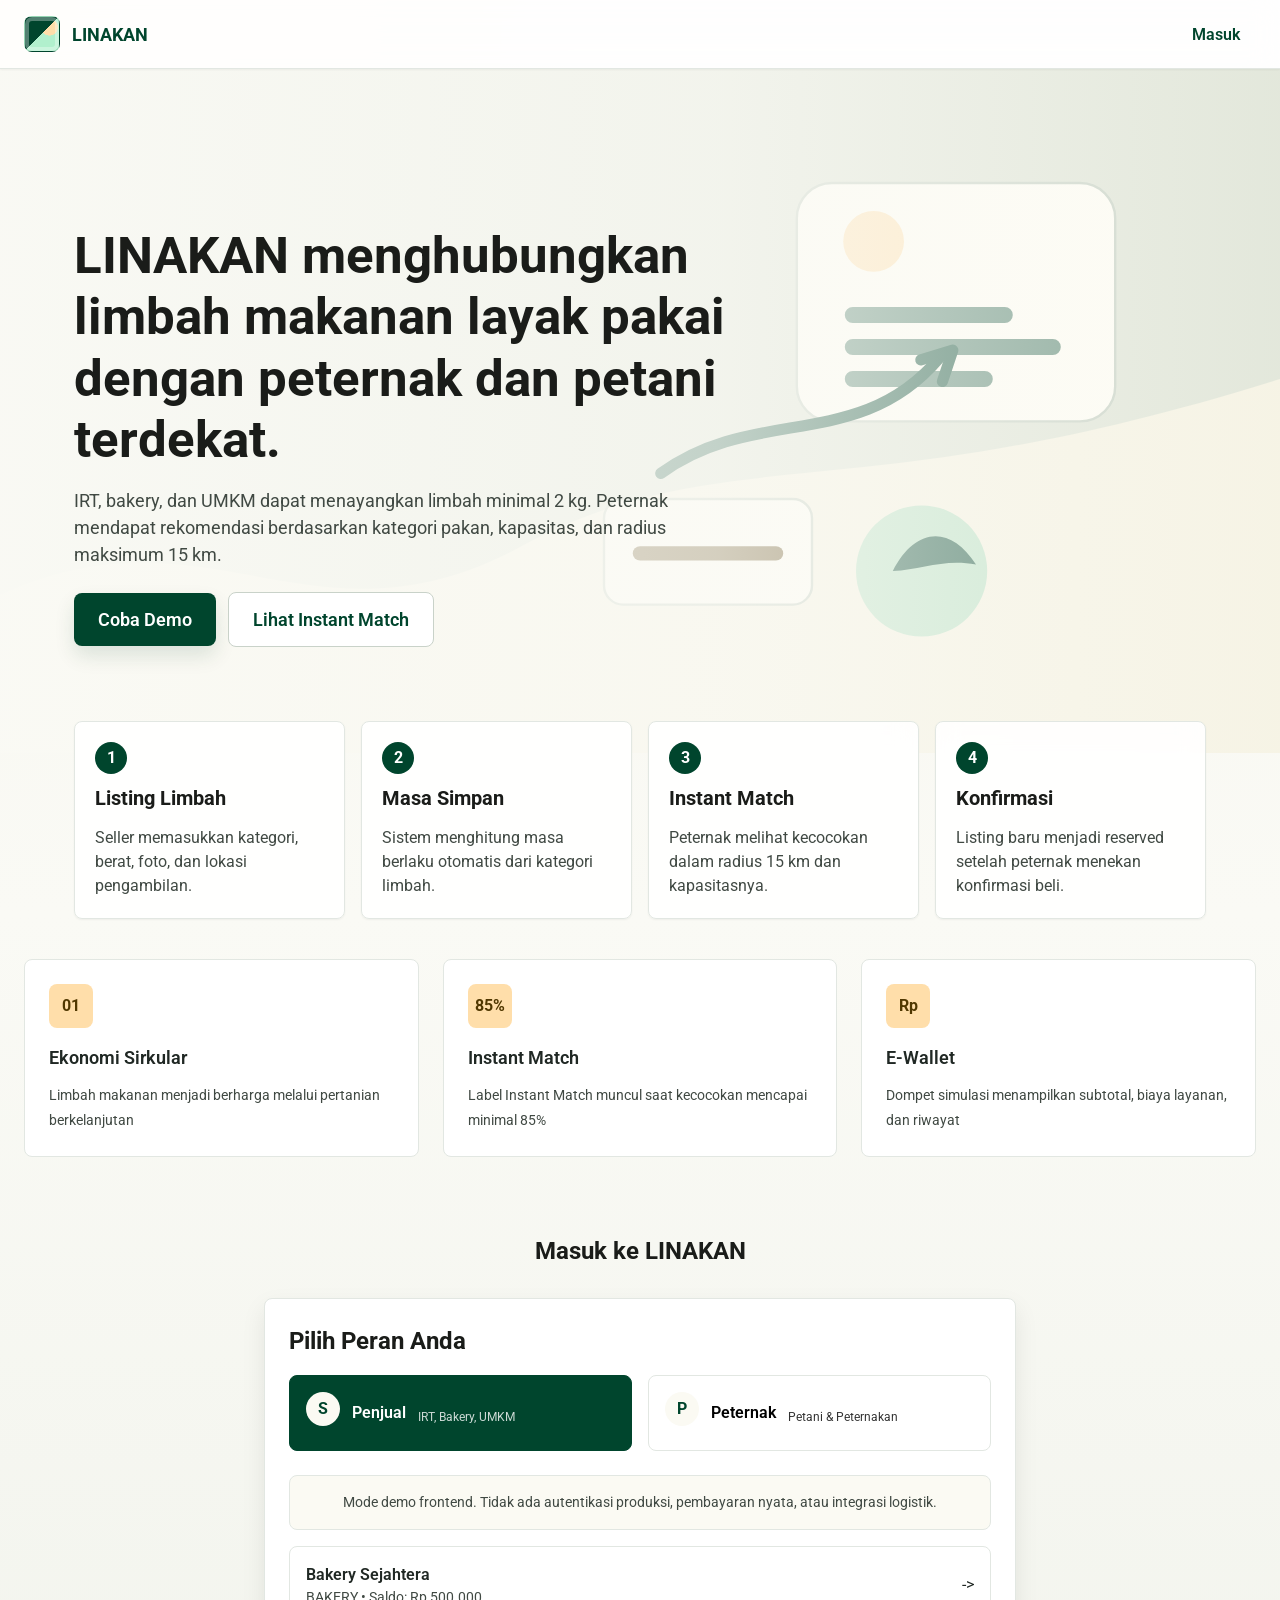
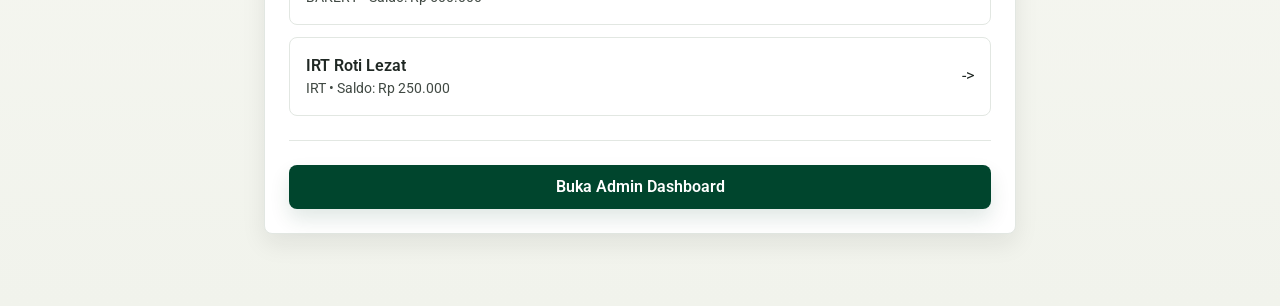
<file: seller/listings.html>
<!doctype html>
<html lang="id">
  <head>
    <meta charset="UTF-8" />
    <meta name="viewport" content="width=device-width, initial-scale=1.0" />
    <title>Limbah Saya - LINAKAN</title>
    <link rel="stylesheet" href="../assets/css/variables.css?v=ui2" />
    <link rel="stylesheet" href="../assets/css/base.css?v=ui2" />
    <link rel="stylesheet" href="../assets/css/components.css?v=ui2" />
    <link rel="stylesheet" href="../assets/css/layout.css?v=ui2" />
    <link rel="stylesheet" href="../assets/css/responsive.css?v=ui2" />
    <style>
      .section-header {
        display: flex;
        justify-content: space-between;
        align-items: center;
        margin-bottom: var(--space-2xl);
        gap: var(--space-lg);
      }

      .section-title {
        font-size: var(--font-size-xl);
        font-weight: var(--font-weight-bold);
        color: var(--color-text-dark);
        margin: 0;
      }

      .filter-group {
        display: flex;
        gap: var(--space-md);
        flex-wrap: wrap;
        margin-bottom: var(--space-2xl);
      }

      .filter-button {
        padding: var(--space-md) var(--space-lg);
        border: 1px solid var(--color-border-soft);
        background: var(--color-white);
        border-radius: var(--radius-md);
        cursor: pointer;
        transition: all var(--transition-fast);
        font-size: var(--font-size-sm);
      }

      .filter-button:hover {
        border-color: var(--color-primary);
      }

      .filter-button.active {
        background: var(--color-primary);
        color: var(--color-white);
        border-color: var(--color-primary);
      }

      .listings-grid {
        display: grid;
        grid-template-columns: repeat(auto-fill, minmax(300px, 1fr));
        gap: var(--space-2xl);
      }

      .listing-card {
        background: var(--color-white);
        border: 1px solid var(--color-border-soft);
        border-radius: var(--radius-lg);
        overflow: hidden;
        box-shadow: var(--shadow-sm);
        transition: all var(--transition-base);
      }

      .listing-card:hover {
        box-shadow: var(--shadow-lg);
        transform: translateY(-4px);
      }

      .listing-image {
        width: 100%;
        height: 150px;
        background: var(--color-light-gray);
        display: flex;
        align-items: center;
        justify-content: center;
        font-size: 48px;
      }

      .listing-body {
        padding: var(--space-lg);
      }

      .listing-name {
        font-weight: var(--font-weight-semibold);
        font-size: var(--font-size-base);
        margin-bottom: var(--space-sm);
        color: var(--color-text-dark);
      }

      .listing-category {
        font-size: var(--font-size-xs);
        color: var(--color-text-muted);
        margin-bottom: var(--space-md);
      }

      .listing-details {
        display: grid;
        grid-template-columns: 1fr 1fr;
        gap: var(--space-md);
        margin-bottom: var(--space-lg);
        font-size: var(--font-size-sm);
      }

      .detail-item {
        display: flex;
        flex-direction: column;
      }

      .detail-label {
        color: var(--color-text-muted);
        font-size: var(--font-size-xs);
        margin-bottom: var(--space-sm);
      }

      .detail-value {
        font-weight: var(--font-weight-semibold);
        color: var(--color-text-dark);
      }

      .listing-status {
        display: inline-block;
        padding: 4px 12px;
        border-radius: var(--radius-md);
        font-size: var(--font-size-xs);
        font-weight: var(--font-weight-semibold);
        margin-bottom: var(--space-lg);
      }

      .status-available {
        background: rgba(0, 69, 45, 0.1);
        color: var(--color-success);
      }

      .status-reserved {
        background: rgba(80, 55, 0, 0.1);
        color: var(--color-warning);
      }

      .status-completed {
        background: rgba(0, 69, 45, 0.1);
        color: var(--color-success);
      }

      .status-expired {
        background: rgba(179, 38, 30, 0.1);
        color: var(--color-error);
      }

      .listing-actions {
        display: flex;
        gap: var(--space-md);
        border-top: 1px solid var(--color-border-soft);
        padding-top: var(--space-lg);
        margin-top: var(--space-lg);
      }

      .listing-actions button {
        flex: 1;
      }

      .empty-state {
        text-align: center;
        padding: var(--space-3xl);
        color: var(--color-text-muted);
        background: var(--color-white);
        border-radius: var(--radius-lg);
        border: 1px dashed var(--color-border-soft);
        grid-column: 1 / -1;
      }

      .stats-row {
        display: grid;
        grid-template-columns: repeat(4, 1fr);
        gap: var(--space-2xl);
        margin-bottom: var(--space-3xl);
      }

      .stat-card {
        background: var(--color-white);
        border: 1px solid var(--color-border-soft);
        border-radius: var(--radius-lg);
        padding: var(--space-lg);
        text-align: center;
      }

      .stat-value {
        font-size: var(--font-size-2xl);
        font-weight: var(--font-weight-bold);
        color: var(--color-primary);
        margin-bottom: var(--space-sm);
      }

      .stat-label {
        font-size: var(--font-size-sm);
        color: var(--color-text-muted);
      }

      @media (max-width: 1024px) {
        .stats-row {
          grid-template-columns: repeat(2, 1fr);
        }

        .listings-grid {
          grid-template-columns: repeat(auto-fill, minmax(250px, 1fr));
        }
      }

      @media (max-width: 640px) {
        .stats-row {
          grid-template-columns: 1fr;
        }

        .listings-grid {
          grid-template-columns: 1fr;
        }

        .listing-actions {
          flex-direction: column;
        }
      }
    </style>
  </head>
  <body>
    <!-- Navigation -->
    <nav class="navbar">
      <div
        class="navbar-brand"
        onclick="window.location.href = '../index.html'"
      >
        <span class="brand-mark"></span> LINAKAN
      </div>
      <ul class="navbar-menu">
        <li><a href="dashboard.html">Dashboard</a></li>
        <li><a href="listings.html" class="active">Limbah Saya</a></li>
        <li><a href="transactions.html">Transaksi</a></li>
      </ul>
      <div class="navbar-actions">
        <button
          class="btn btn-primary"
          onclick="window.location.href = 'create-listing.html'"
        >
          Limbah Baru
        </button>
        <button class="btn btn-ghost" onclick="handleLogout()">Logout</button>
      </div>
    </nav>

    <!-- Main Content -->
    <div class="container mt-3xl mb-3xl">
      <div class="eyebrow">Inventori penyuplai</div>
      <h1>Limbah Saya</h1>
      <p class="text-muted">Kelola semua limbah yang Anda posting</p>

      <!-- Stats -->
      <div class="stats-row">
        <div class="stat-card">
          <div class="stat-value" id="stat-total">0</div>
          <div class="stat-label">Total Limbah</div>
        </div>
        <div class="stat-card">
          <div class="stat-value" id="stat-available">0</div>
          <div class="stat-label">Tersedia</div>
        </div>
        <div class="stat-card">
          <div class="stat-value" id="stat-reserved">0</div>
          <div class="stat-label">Dipesan</div>
        </div>
        <div class="stat-card">
          <div class="stat-value" id="stat-weight">0 kg</div>
          <div class="stat-label">Total Berat</div>
        </div>
      </div>

      <!-- Filters -->
      <div class="section-header">
        <h2 class="section-title">Status</h2>
      </div>
      <div class="filter-group">
        <button class="filter-button active" onclick="filterStatus('all')">
          Semua
        </button>
        <button class="filter-button" onclick="filterStatus('available')">
          Tersedia
        </button>
        <button class="filter-button" onclick="filterStatus('reserved')">
          Dipesan
        </button>
        <button class="filter-button" onclick="filterStatus('completed')">
          Selesai
        </button>
        <button class="filter-button" onclick="filterStatus('expired')">
          Kadaluarsa
        </button>
      </div>

      <!-- Listings Grid -->
      <div class="listings-grid" id="listings-container">
        <div class="empty-state">Memuat...</div>
      </div>
    </div>

    <script src="../assets/js/data.js?v=ui2"></script>
    <script src="../assets/js/shelf-life.js?v=ui2"></script>

    <script>
      let currentSeller = null;
      let allListings = [];
      let currentFilter = "all";

      document.addEventListener("DOMContentLoaded", () => {
        const currentUser = DataManager.getCurrentUser();
        if (!currentUser || currentUser.userType !== "seller") {
          window.location.href = "../index.html";
          return;
        }

        currentSeller = DataManager.getSeller(currentUser.userId);
        if (!currentSeller) {
          window.location.href = "../index.html";
          return;
        }

        loadListings();
      });

      function loadListings() {
        allListings = DataManager.getListingsBySeller(currentSeller.id);

        // Calculate stats
        const available = allListings.filter(
          (l) => l.status === "available",
        ).length;
        const reserved = allListings.filter(
          (l) => l.status === "reserved",
        ).length;
        const totalWeight = allListings.reduce((sum, l) => sum + l.weight, 0);

        document.getElementById("stat-total").textContent = allListings.length;
        document.getElementById("stat-available").textContent = available;
        document.getElementById("stat-reserved").textContent = reserved;
        document.getElementById("stat-weight").textContent =
          totalWeight + " kg";

        renderListings(allListings);
      }

      function renderListings(listings) {
        const container = document.getElementById("listings-container");

        if (listings.length === 0) {
          container.innerHTML = `
          <div class="empty-state">
            <div class="waste-visual" style="height: 120px; border-radius: var(--radius-md); display: flex; align-items: center; justify-content: center; font-weight: var(--font-weight-bold); margin-bottom: var(--space-lg);">LINAKAN</div>
            <p>Belum ada limbah yang diposting</p>
            <button class="btn btn-primary" style="margin-top: var(--space-lg);" onclick="window.location.href='create-listing.html'">
              Posting Limbah Pertama
            </button>
          </div>
        `;
          return;
        }

        container.innerHTML = listings
          .map((listing) => {
            const category =
              DataManager.WASTE_CATEGORIES[listing.category]?.name ||
              listing.category;
            const expiryInfo = ShelfLifeManager.getExpiryInfo(
              listing.category,
              listing.createdAt,
            );
            const statusClass = `status-${listing.status}`;

            return `
          <div class="listing-card">
            <div class="listing-image waste-visual">L</div>
            <div class="listing-body">
              <div class="listing-name">${listing.wasteName}</div>
              <div class="listing-category">${category}</div>

              <span class="listing-status ${statusClass}">
                ${listing.status.charAt(0).toUpperCase() + listing.status.slice(1)}
              </span>

              <div class="listing-details">
                <div class="detail-item">
                  <span class="detail-label">Berat</span>
                  <span class="detail-value">${listing.weight} kg</span>
                </div>
                <div class="detail-item">
                  <span class="detail-label">Harga/kg</span>
                  <span class="detail-value">Rp ${listing.pricePerKg.toLocaleString("id-ID")}</span>
                </div>
              </div>

              <div class="detail-item" style="margin-bottom: var(--space-lg);">
                <span class="detail-label">Masa Berlaku</span>
                <span class="detail-value">${expiryInfo.message}</span>
              </div>

              <div class="listing-actions">
                <button class="btn btn-sm btn-outline" onclick="viewListing('${listing.id}')">
                  Lihat
                </button>
                ${
                  listing.status === "available"
                    ? `
                  <button class="btn btn-sm btn-outline" onclick="editListing('${listing.id}')">
                    Edit
                  </button>
                  <button class="btn btn-sm btn-danger" onclick="deleteListing('${listing.id}')">
                    Hapus
                  </button>
                `
                    : ""
                }
              </div>
            </div>
          </div>
        `;
          })
          .join("");
      }

      function filterStatus(status) {
        currentFilter = status;

        // Update active button
        document
          .querySelectorAll(".filter-button")
          .forEach((btn) => btn.classList.remove("active"));
        event.target.classList.add("active");

        // Filter and render
        let filtered = allListings;
        if (status !== "all") {
          filtered = allListings.filter((l) => l.status === status);
        }

        renderListings(filtered);
      }

      function viewListing(listingId) {
        alert("Detail listing view - This would show full listing details");
      }

      function editListing(listingId) {
        window.location.href = `create-listing.html?id=${listingId}`;
      }

      function deleteListing(listingId) {
        if (confirm("Yakin ingin menghapus limbah ini?")) {
          DataManager.deleteListing(listingId);
          alert("Limbah berhasil dihapus");
          loadListings();
        }
      }

      function handleLogout() {
        DataManager.logout();
        window.location.href = "../index.html";
      }
    </script>
  </body>
</html>
</file>
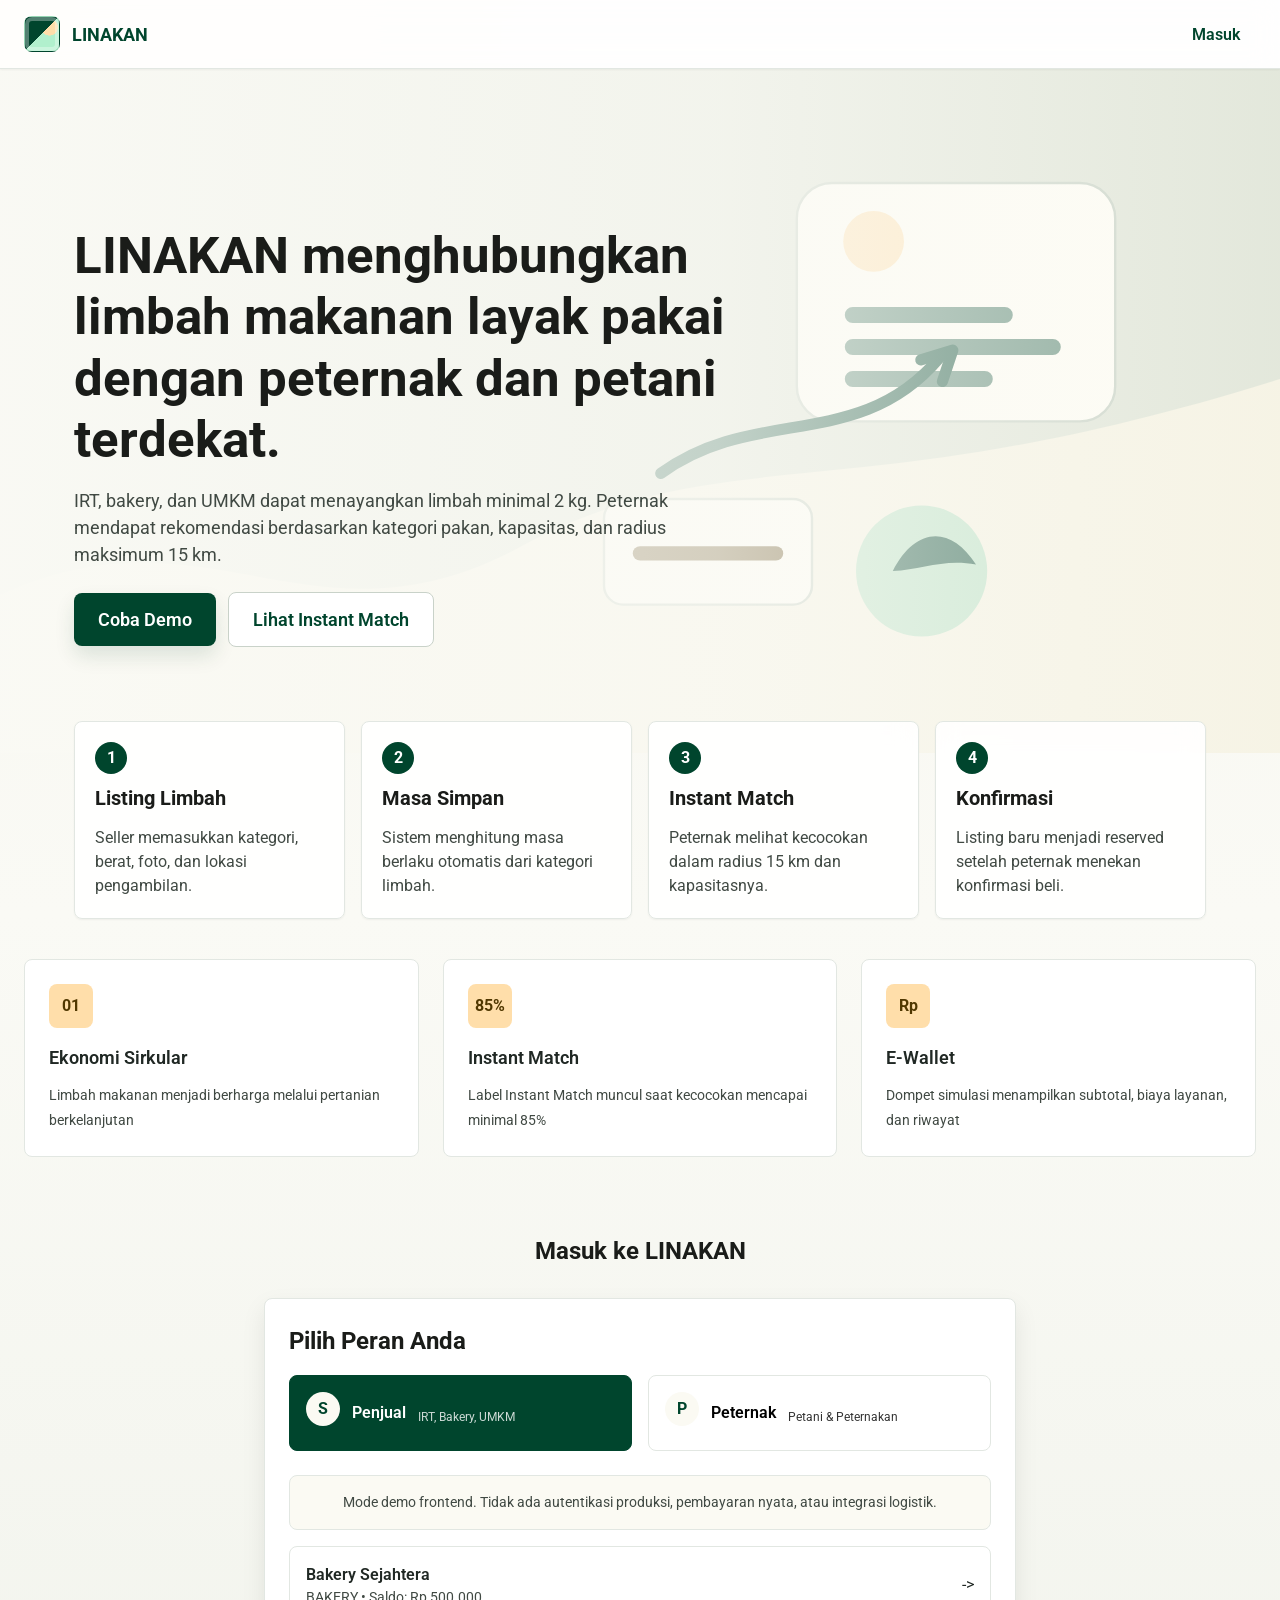
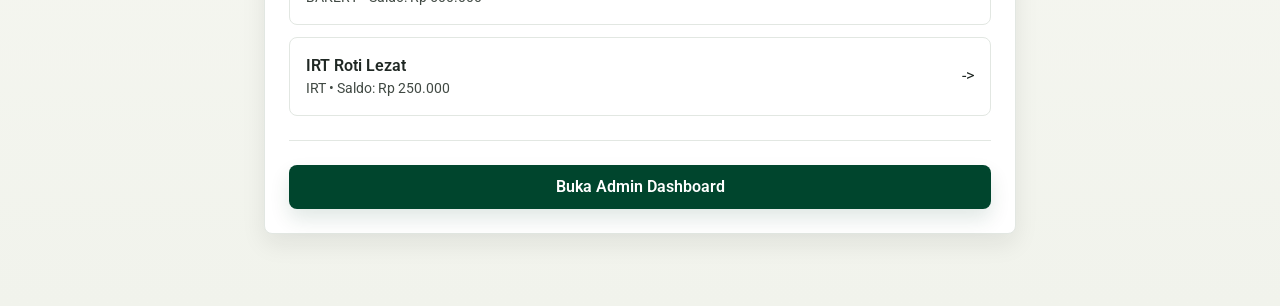
<file: seller/transactions.html>
<!doctype html>
<html lang="id">
  <head>
    <meta charset="UTF-8" />
    <meta name="viewport" content="width=device-width, initial-scale=1.0" />
    <title>Transaksi Penjual - LINAKAN</title>
    <link rel="stylesheet" href="../assets/css/variables.css?v=ui2" />
    <link rel="stylesheet" href="../assets/css/base.css?v=ui2" />
    <link rel="stylesheet" href="../assets/css/components.css?v=ui2" />
    <link rel="stylesheet" href="../assets/css/layout.css?v=ui2" />
    <link rel="stylesheet" href="../assets/css/responsive.css?v=ui2" />
    <style>
      .earnings-header {
        background: linear-gradient(
          135deg,
          var(--color-secondary) 0%,
          var(--color-secondary-light) 100%
        );
        color: var(--color-white);
        padding: var(--space-3xl) var(--space-2xl);
        margin: calc(-var(--space-3xl)) calc(-var(--space-2xl)) var(--space-3xl);
        border-radius: 0 0 var(--radius-lg) var(--radius-lg);
      }

      .earnings-card {
        background: var(--color-white);
        border-radius: var(--radius-lg);
        padding: var(--space-2xl);
        margin-top: calc(-80px);
        position: relative;
        box-shadow: var(--shadow-lg);
        margin-bottom: var(--space-3xl);
      }

      .earnings-grid {
        display: grid;
        grid-template-columns: repeat(3, 1fr);
        gap: var(--space-lg);
      }

      .earnings-item {
        text-align: center;
        padding: var(--space-lg);
      }

      .earnings-value {
        font-size: var(--font-size-2xl);
        font-weight: var(--font-weight-bold);
        color: var(--color-primary);
        margin-bottom: var(--space-sm);
      }

      .earnings-label {
        color: var(--color-text-muted);
        font-size: var(--font-size-sm);
      }

      .table-container {
        background: var(--color-white);
        border: 1px solid var(--color-border-soft);
        border-radius: var(--radius-lg);
        overflow-x: auto;
        box-shadow: var(--shadow-sm);
      }

      .section-header {
        display: flex;
        justify-content: space-between;
        align-items: center;
        margin-bottom: var(--space-2xl);
        gap: var(--space-lg);
      }

      .section-title {
        font-size: var(--font-size-xl);
        font-weight: var(--font-weight-bold);
        color: var(--color-text-dark);
        margin: 0;
      }

      .transaction-row {
        display: grid;
        grid-template-columns: repeat(7, 1fr);
        gap: var(--space-lg);
        padding: var(--space-lg);
        border-bottom: 1px solid var(--color-border-soft);
        align-items: center;
      }

      .transaction-row:last-child {
        border-bottom: none;
      }

      .transaction-row-header {
        background: var(--color-light-gray);
        font-weight: var(--font-weight-semibold);
        text-transform: uppercase;
        font-size: var(--font-size-xs);
        color: var(--color-text-muted);
      }

      .status-badge {
        display: inline-block;
        padding: 4px 12px;
        border-radius: var(--radius-md);
        font-size: var(--font-size-xs);
        font-weight: var(--font-weight-semibold);
      }

      .status-confirmed {
        background: rgba(0, 69, 45, 0.1);
        color: var(--color-success);
      }

      .status-completed {
        background: rgba(0, 69, 45, 0.1);
        color: var(--color-success);
      }

      .status-cancelled {
        background: rgba(179, 38, 30, 0.1);
        color: var(--color-error);
      }

      .empty-state {
        text-align: center;
        padding: var(--space-3xl);
        color: var(--color-text-muted);
      }

      .filter-group {
        display: flex;
        gap: var(--space-md);
        flex-wrap: wrap;
        margin-bottom: var(--space-2xl);
      }

      .filter-button {
        padding: var(--space-md) var(--space-lg);
        border: 1px solid var(--color-border-soft);
        background: var(--color-white);
        border-radius: var(--radius-md);
        cursor: pointer;
        transition: all var(--transition-fast);
        font-size: var(--font-size-sm);
      }

      .filter-button.active {
        background: var(--color-secondary);
        color: var(--color-white);
        border-color: var(--color-secondary);
      }

      @media (max-width: 1024px) {
        .earnings-grid {
          grid-template-columns: 1fr;
        }

        .transaction-row {
          grid-template-columns: repeat(5, 1fr);
        }
      }

      @media (max-width: 640px) {
        .transaction-row {
          grid-template-columns: 1fr;
        }
      }
    </style>
  </head>
  <body>
    <!-- Navigation -->
    <nav class="navbar">
      <div
        class="navbar-brand"
        onclick="window.location.href = '../index.html'"
      >
        <span class="brand-mark"></span> LINAKAN
      </div>
      <ul class="navbar-menu">
        <li><a href="dashboard.html">Dashboard</a></li>
        <li><a href="listings.html">Limbah Saya</a></li>
        <li><a href="transactions.html" class="active">Transaksi</a></li>
      </ul>
      <div class="navbar-actions">
        <button class="btn btn-ghost" onclick="handleLogout()">Logout</button>
      </div>
    </nav>

    <!-- Main Content -->
    <div class="container mt-3xl mb-3xl">
      <!-- Header -->
      <div class="earnings-header">
        <h1
          style="margin: 0 0 var(--space-md) 0; font-size: var(--font-size-2xl)"
        >
          Penghasilan & Transaksi
        </h1>
        <p style="margin: 0; opacity: 0.95">
          Pantau semua penjualan limbah Anda
        </p>
      </div>

      <!-- Earnings Summary -->
      <div class="earnings-card">
        <div class="earnings-grid">
          <div class="earnings-item">
            <div class="earnings-value" id="total-earnings">Rp 0</div>
            <div class="earnings-label">Total Penghasilan</div>
          </div>
          <div class="earnings-item">
            <div class="earnings-value" id="total-transactions">0</div>
            <div class="earnings-label">Transaksi Selesai</div>
          </div>
          <div class="earnings-item">
            <div class="earnings-value" id="average-earnings">Rp 0</div>
            <div class="earnings-label">Rata-rata/Transaksi</div>
          </div>
        </div>
      </div>

      <!-- Filters -->
      <div class="section-header">
        <h2 class="section-title">Status Transaksi</h2>
      </div>
      <div class="filter-group">
        <button class="filter-button active" onclick="filterStatus('all')">
          Semua
        </button>
        <button class="filter-button" onclick="filterStatus('confirmed')">
          Dikonfirmasi
        </button>
        <button class="filter-button" onclick="filterStatus('completed')">
          Selesai
        </button>
        <button class="filter-button" onclick="filterStatus('cancelled')">
          Dibatalkan
        </button>
      </div>

      <!-- Transactions Table -->
      <div class="table-container">
        <div class="transaction-row transaction-row-header">
          <div>Tanggal</div>
          <div>Limbah</div>
          <div>Pembeli</div>
          <div>Berat (kg)</div>
          <div>Penghasilan (Rp)</div>
          <div>Status</div>
          <div>Aksi</div>
        </div>
        <div id="transactions-list">
          <div class="empty-state">Memuat...</div>
        </div>
      </div>
    </div>

    <script src="../assets/js/data.js?v=ui2"></script>
    <script src="../assets/js/pricing.js?v=ui2"></script>

    <script>
      let currentSeller = null;
      let allTransactions = [];
      let currentFilter = "all";

      document.addEventListener("DOMContentLoaded", () => {
        const currentUser = DataManager.getCurrentUser();
        if (!currentUser || currentUser.userType !== "seller") {
          window.location.href = "../index.html";
          return;
        }

        currentSeller = DataManager.getSeller(currentUser.userId);
        if (!currentSeller) {
          window.location.href = "../index.html";
          return;
        }

        loadTransactions();
      });

      function loadTransactions() {
        // Get all transactions where current seller is the seller
        const allTxns = DataManager.getAllTransactions();
        allTransactions = allTxns.filter(
          (t) => t.sellerId === currentSeller.id,
        );

        // Calculate stats
        const completed = allTransactions.filter(
          (t) => t.status === "completed",
        ).length;
        const summary = WalletManager.getSellerWalletSummary(currentSeller.id);

        document.getElementById("total-earnings").textContent =
          `Rp ${summary.totalEarnings.toLocaleString("id-ID")}`;
        document.getElementById("total-transactions").textContent = completed;
        document.getElementById("average-earnings").textContent =
          completed > 0
            ? `Rp ${(summary.totalEarnings / completed).toLocaleString("id-ID")}`
            : "Rp 0";

        renderTransactions(allTransactions);
      }

      function renderTransactions(transactions) {
        const container = document.getElementById("transactions-list");

        if (transactions.length === 0) {
          container.innerHTML = `
          <div class="empty-state">
            <div style="font-size: 48px; margin-bottom: var(--space-lg);">📋</div>
            <p>Belum ada riwayat transaksi</p>
          </div>
        `;
          return;
        }

        container.innerHTML = transactions
          .map((txn) => {
            const date = new Date(txn.createdAt).toLocaleDateString("id-ID");
            const buyer = DataManager.getFarmer(txn.farmerId);
            const earning = PricingEngine.calculateSellerEarnings(
              txn.totalPrice,
            );

            return `
          <div class="transaction-row">
            <div>${date}</div>
            <div>${txn.wasteName || "-"}</div>
            <div>${buyer?.name || "-"}</div>
            <div>${txn.listingWeight || "-"}</div>
            <div><strong>Rp ${earning.toLocaleString("id-ID")}</strong></div>
            <div>
              <span class="status-badge status-${txn.status}">
                ${txn.status.charAt(0).toUpperCase() + txn.status.slice(1)}
              </span>
            </div>
            <div>
              <button class="btn btn-sm btn-ghost" onclick="viewDetail('${txn.id}')">Lihat</button>
            </div>
          </div>
        `;
          })
          .join("");
      }

      function filterStatus(status) {
        currentFilter = status;

        // Update active button
        document
          .querySelectorAll(".filter-button")
          .forEach((btn) => btn.classList.remove("active"));
        event.target.classList.add("active");

        // Filter and render
        let filtered = allTransactions;
        if (status !== "all") {
          filtered = allTransactions.filter((t) => t.status === status);
        }

        renderTransactions(filtered);
      }

      function viewDetail(transactionId) {
        const txn = allTransactions.find((t) => t.id === transactionId);
        if (!txn) return;

        const buyer = DataManager.getFarmer(txn.farmerId);
        const earning = PricingEngine.calculateSellerEarnings(txn.totalPrice);

        alert(
          `Detail Transaksi:\n\nID: ${txn.id.substring(0, 8)}\nLimbah: ${txn.wasteName}\nPembeli: ${buyer?.name}\nBerat: ${txn.listingWeight} kg\nTotal: Rp ${(txn.totalPrice || 0).toLocaleString("id-ID")}\nPenghasilan Anda: Rp ${earning.toLocaleString("id-ID")}\nStatus: ${txn.status}`,
        );
      }

      function handleLogout() {
        DataManager.logout();
        window.location.href = "../index.html";
      }
    </script>
  </body>
</html>
</file>
<file: assets/css/variables.css>
/* LINAKAN Design System - CSS Variables */

@import url("https://fonts.googleapis.com/css2?family=Roboto:wght@400;500;600;700&display=swap");

:root {
  color-scheme: light;

  /* Primary Brand Colors */
  --color-primary: #00452d;
  --color-primary-dark: #003321;
  --color-primary-light: #1f5d42;
  --color-primary-lighter: #95d4b1;
  --color-primary-lightest: #b1f0cd;
  --color-primary-fixed: #b1f0cd;

  /* Secondary Colors */
  --color-secondary: #396845;
  --color-secondary-light: #3d6d49;
  --color-secondary-fixed: #baefc2;

  /* Tertiary Colors (Accent) */
  --color-tertiary: #503700;
  --color-tertiary-light: #6e4c00;
  --color-tertiary-fixed: #ffdeaa;

  /* Neutral Colors */
  --color-white: #ffffff;
  --color-off-white: #fafaf5;
  --color-canvas: #f6f5ed;
  --color-surface: #ffffff;
  --color-surface-soft: #fbfaf3;
  --color-light-gray: #eeeee9;
  --color-gray: #e2e3de;
  --color-gray-dark: #dadad5;
  --color-text-dark: #1a1c19;
  --color-text-primary: #202824;
  --color-text-muted: #404943;
  --color-text-subtle: #6f776f;
  --color-outline: #707972;
  --color-border-soft: #e2e7e2;
  --color-border-strong: #c9d2c9;

  /* Status Colors */
  --color-error: #b3261e;
  --color-error-light: #f9dedc;
  --color-success: #00452d;
  --color-success-light: #95d4b1;
  --color-warning: #503700;
  --color-warning-light: #ffdeaa;
  --color-info: #396845;

  /* Shadows */
  --shadow-sm: 0 1px 2px rgba(0, 0, 0, 0.05);
  --shadow-md: 0 10px 24px rgba(26, 28, 25, 0.08);
  --shadow-lg: 0 18px 42px rgba(26, 28, 25, 0.12);
  --shadow-xl: 0 26px 70px rgba(26, 28, 25, 0.16);

  /* Border Radius */
  --radius-sm: 4px;
  --radius-md: 8px;
  --radius-lg: 12px;
  --radius-xl: 16px;
  --radius-2xl: 20px;

  /* Spacing Scale */
  --space-xs: 4px;
  --space-sm: 8px;
  --space-md: 12px;
  --space-lg: 16px;
  --space-xl: 20px;
  --space-2xl: 24px;
  --space-3xl: 32px;
  --space-4xl: 40px;

  /* Typography */
  --font-family:
    "Roboto", -apple-system, BlinkMacSystemFont, "Segoe UI", sans-serif;

  /* Font Sizes */
  --font-size-xs: 12px;
  --font-size-sm: 14px;
  --font-size-base: 16px;
  --font-size-lg: 18px;
  --font-size-xl: 20px;
  --font-size-2xl: 24px;
  --font-size-3xl: 32px;

  /* Font Weights */
  --font-weight-regular: 400;
  --font-weight-medium: 500;
  --font-weight-semibold: 600;
  --font-weight-bold: 700;

  /* Line Heights */
  --line-height-tight: 1.2;
  --line-height-normal: 1.5;
  --line-height-relaxed: 1.75;

  /* Transitions */
  --transition-fast: 150ms ease-in-out;
  --transition-base: 250ms ease-in-out;
  --transition-slow: 350ms ease-in-out;

  /* Z-Index Scale */
  --z-dropdown: 1000;
  --z-sticky: 1020;
  --z-fixed: 1030;
  --z-modal-backdrop: 1040;
  --z-modal: 1050;
  --z-popover: 1060;
  --z-tooltip: 1070;
}
</file>
<file: assets/css/base.css>
/* LINAKAN Base Styles */

@import url("variables.css");

* {
  margin: 0;
  padding: 0;
  box-sizing: border-box;
}

html {
  font-size: 16px;
  -webkit-font-smoothing: antialiased;
  -moz-osx-font-smoothing: grayscale;
}

body {
  font-family: var(--font-family);
  font-size: var(--font-size-base);
  font-weight: var(--font-weight-regular);
  line-height: var(--line-height-normal);
  color: var(--color-text-primary);
  background:
    radial-gradient(circle at top left, rgba(255, 222, 170, 0.2), transparent 34rem),
    linear-gradient(180deg, var(--color-canvas) 0%, var(--color-off-white) 48%, #f1f3ec 100%);
  transition: background-color var(--transition-base);
  min-height: 100vh;
  overflow-x: hidden;
}

body > * {
  min-width: 0;
}

/* Headings */
h1,
h2,
h3,
h4,
h5,
h6 {
  font-weight: var(--font-weight-bold);
  line-height: var(--line-height-tight);
  color: var(--color-text-dark);
  margin-bottom: var(--space-lg);
}

h1 {
  font-size: clamp(2rem, 4vw, 3.75rem);
  letter-spacing: 0;
}

h2 {
  font-size: clamp(1.5rem, 2.2vw, 2.25rem);
  letter-spacing: 0;
}

h3 {
  font-size: var(--font-size-xl);
}

h4 {
  font-size: var(--font-size-lg);
}

h5,
h6 {
  font-size: var(--font-size-base);
}

/* Paragraphs & Text */
p {
  margin-bottom: var(--space-md);
}

p:last-child {
  margin-bottom: 0;
}

small {
  font-size: var(--font-size-sm);
  color: var(--color-text-muted);
}

strong {
  font-weight: var(--font-weight-semibold);
}

em {
  font-style: italic;
}

/* Links */
a {
  color: var(--color-primary);
  text-decoration: none;
  transition: color var(--transition-fast);
}

a:hover {
  color: var(--color-primary-light);
  text-decoration: none;
}

a:active {
  color: var(--color-primary-dark);
}

/* Lists */
ul,
ol {
  margin-left: var(--space-lg);
  margin-bottom: var(--space-md);
}

li {
  margin-bottom: var(--space-sm);
}

/* Forms */
input,
textarea,
select {
  font-family: var(--font-family);
  font-size: var(--font-size-base);
  border: 1px solid var(--color-border-soft);
  border-radius: var(--radius-md);
  padding: var(--space-md) var(--space-lg);
  transition:
    border-color var(--transition-fast),
    box-shadow var(--transition-fast);
}

input:focus,
textarea:focus,
select:focus {
  outline: none;
  border-color: var(--color-primary);
  box-shadow: 0 0 0 3px rgba(0, 69, 45, 0.1);
}

input:disabled,
textarea:disabled,
select:disabled {
  background-color: var(--color-light-gray);
  color: var(--color-text-muted);
  cursor: not-allowed;
}

textarea {
  resize: vertical;
  min-height: 100px;
}

/* Buttons - Base */
button {
  font-family: var(--font-family);
  font-size: var(--font-size-base);
  font-weight: var(--font-weight-semibold);
  border: none;
  border-radius: var(--radius-md);
  padding: var(--space-md) var(--space-lg);
  cursor: pointer;
  transition: all var(--transition-fast);
  display: inline-flex;
  align-items: center;
  gap: var(--space-md);
  white-space: nowrap;
}

button,
.btn,
a,
input,
select,
textarea {
  min-height: 44px;
}

button:disabled {
  opacity: 0.5;
  cursor: not-allowed;
}

/* Images */
img {
  max-width: 100%;
  height: auto;
  display: block;
}

/* Tables */
table {
  width: 100%;
  border-collapse: collapse;
  margin-bottom: var(--space-lg);
}

th,
td {
  padding: var(--space-md) var(--space-lg);
  text-align: left;
  border-bottom: 1px solid var(--color-border-soft);
}

th {
  background-color: var(--color-surface-soft);
  font-weight: var(--font-weight-semibold);
  color: var(--color-text-dark);
  font-size: var(--font-size-xs);
  letter-spacing: 0;
  text-transform: uppercase;
}

tr:hover {
  background-color: rgba(0, 69, 45, 0.02);
}

/* Code */
code {
  font-family: "Courier New", monospace;
  font-size: 0.9em;
  background-color: var(--color-light-gray);
  padding: 2px 6px;
  border-radius: var(--radius-sm);
  color: var(--color-primary-light);
}

pre {
  background-color: var(--color-light-gray);
  padding: var(--space-lg);
  border-radius: var(--radius-md);
  overflow-x: auto;
  margin-bottom: var(--space-lg);
}

pre code {
  background-color: transparent;
  padding: 0;
  color: inherit;
}

/* Scrollbar */
::-webkit-scrollbar {
  width: 8px;
  height: 8px;
}

::-webkit-scrollbar-track {
  background: var(--color-light-gray);
}

::-webkit-scrollbar-thumb {
  background: var(--color-outline);
  border-radius: 4px;
}

::-webkit-scrollbar-thumb:hover {
  background: var(--color-text-muted);
}

/* Selection */
::selection {
  background-color: var(--color-primary);
  color: var(--color-white);
}

/* Focus Visible */
:focus-visible {
  outline: 2px solid var(--color-primary);
  outline-offset: 2px;
}
</file>
<file: assets/css/components.css>
/* LINAKAN Component Styles */

@import url("variables.css");

/* ============================================
   BUTTONS
   ============================================ */

.btn {
  display: inline-flex;
  align-items: center;
  justify-content: center;
  gap: var(--space-md);
  padding: var(--space-md) var(--space-lg);
  border: none;
  border-radius: var(--radius-md);
  font-family: var(--font-family);
  font-size: var(--font-size-base);
  font-weight: var(--font-weight-semibold);
  cursor: pointer;
  transition: all var(--transition-fast);
  white-space: nowrap;
  text-decoration: none;
  min-height: 44px;
}

.btn:disabled {
  opacity: 0.5;
  cursor: not-allowed;
}

/* Button Variants */
.btn-primary {
  background-color: var(--color-primary);
  color: var(--color-white);
  box-shadow: 0 10px 20px rgba(0, 69, 45, 0.12);
}

.btn-primary:hover:not(:disabled) {
  background-color: var(--color-primary-light);
  box-shadow: var(--shadow-md);
}

.btn-primary:active:not(:disabled) {
  transform: scale(0.98);
}

.btn-secondary {
  background-color: var(--color-tertiary-fixed);
  color: #352400;
}

.btn-secondary:hover:not(:disabled) {
  background-color: #f2c977;
  box-shadow: var(--shadow-md);
}

.btn-outline {
  background-color: var(--color-white);
  color: var(--color-primary);
  border: 1px solid var(--color-border-strong);
}

.btn-outline:hover:not(:disabled) {
  background-color: rgba(0, 69, 45, 0.05);
}

.btn-ghost {
  background-color: transparent;
  color: var(--color-primary);
}

.btn-ghost:hover:not(:disabled) {
  background-color: rgba(0, 69, 45, 0.08);
}

.btn-danger {
  background-color: var(--color-error);
  color: var(--color-white);
}

.btn-danger:hover:not(:disabled) {
  background-color: #932419;
}

.btn-success {
  background-color: var(--color-success);
  color: var(--color-white);
}

.btn-success:hover:not(:disabled) {
  background-color: var(--color-success-light);
}

/* Button Sizes */
.btn-sm {
  padding: var(--space-sm) var(--space-md);
  font-size: var(--font-size-sm);
}

.btn-lg {
  padding: var(--space-lg) var(--space-2xl);
  font-size: var(--font-size-lg);
}

.btn-block {
  width: 100%;
}

/* ============================================
   CARDS
   ============================================ */

.card {
  background-color: var(--color-surface);
  border: 1px solid var(--color-border-soft);
  border-radius: var(--radius-md);
  padding: var(--space-2xl);
  box-shadow: var(--shadow-sm);
  transition: all var(--transition-base);
}

.card:hover {
  box-shadow: var(--shadow-md);
  transform: translateY(-1px);
}

.card-compact {
  padding: var(--space-lg);
}

.card-header {
  display: flex;
  justify-content: space-between;
  align-items: center;
  gap: var(--space-lg);
  margin-bottom: var(--space-lg);
  padding-bottom: var(--space-lg);
  border-bottom: 1px solid var(--color-border-soft);
}

.card-title {
  font-size: var(--font-size-xl);
  font-weight: var(--font-weight-bold);
  color: var(--color-text-dark);
  margin: 0;
}

.card-body {
  padding: var(--space-lg) 0;
}

.card-footer {
  margin-top: var(--space-lg);
  padding-top: var(--space-lg);
  border-top: 1px solid var(--color-border-soft);
  display: flex;
  justify-content: flex-end;
  gap: var(--space-md);
}

/* ============================================
   BADGES
   ============================================ */

.badge {
  display: inline-flex;
  align-items: center;
  justify-content: center;
  padding: var(--space-sm) var(--space-md);
  border-radius: 999px;
  font-size: var(--font-size-xs);
  font-weight: var(--font-weight-semibold);
  white-space: nowrap;
  border: 1px solid transparent;
}

.badge-primary {
  background-color: rgba(0, 69, 45, 0.1);
  color: var(--color-primary);
  border-color: rgba(0, 69, 45, 0.18);
}

.badge-success {
  background-color: rgba(0, 69, 45, 0.1);
  color: var(--color-success);
}

.badge-warning {
  background-color: rgba(80, 55, 0, 0.1);
  color: var(--color-warning);
  border-color: rgba(80, 55, 0, 0.18);
}

.badge-error {
  background-color: rgba(179, 38, 30, 0.1);
  color: var(--color-error);
  border-color: rgba(179, 38, 30, 0.18);
}

/* ============================================
   PRODUCT VISUAL SYSTEM
   ============================================ */

.brand-mark {
  width: 36px;
  height: 36px;
  border-radius: var(--radius-md);
  background:
    linear-gradient(135deg, var(--color-primary) 0 49%, transparent 49%),
    radial-gradient(circle at 72% 30%, var(--color-tertiary-fixed) 0 24%, transparent 25%),
    var(--color-primary-lightest);
  border: 1px solid rgba(0, 69, 45, 0.16);
  box-shadow: inset 0 0 0 4px rgba(255, 255, 255, 0.32);
  flex: 0 0 auto;
}

.eyebrow {
  color: var(--color-primary);
  font-size: var(--font-size-sm);
  font-weight: var(--font-weight-bold);
  letter-spacing: 0;
  margin-bottom: var(--space-md);
}

.page-kicker {
  color: var(--color-text-subtle);
  max-width: 680px;
}

.hero-product {
  min-height: 76vh;
  padding: clamp(3rem, 7vw, 6.5rem) var(--space-2xl) var(--space-4xl);
  background:
    linear-gradient(90deg, rgba(250, 250, 245, 0.97), rgba(250, 250, 245, 0.78) 56%, rgba(250, 250, 245, 0.34)),
    url("data:image/svg+xml,%3Csvg xmlns='http://www.w3.org/2000/svg' width='1600' height='900' viewBox='0 0 1600 900'%3E%3Crect width='1600' height='900' fill='%23d7dece'/%3E%3Cpath d='M0 680 C260 560 390 760 650 620 C910 480 1060 580 1600 410 L1600 900 L0 900 Z' fill='%23f4f0dd'/%3E%3Cpath d='M1040 165 h310 a44 44 0 0 1 44 44 v210 a44 44 0 0 1-44 44 h-310 a44 44 0 0 1-44-44 v-210 a44 44 0 0 1 44-44z' fill='%23fffdf4' stroke='%23bac7b9' stroke-width='3'/%3E%3Ccircle cx='1092' cy='238' r='38' fill='%23ffdeaa'/%3E%3Cpath d='M1066 330 h190 M1066 370 h250 M1066 410 h165' stroke='%2300452d' stroke-width='20' stroke-linecap='round' opacity='.72'/%3E%3Cpath d='M826 528 C944 442 1074 502 1174 384' stroke='%2300452d' stroke-width='14' stroke-linecap='round' fill='none'/%3E%3Cpath d='M1151 386 l40-12 l-13 39' fill='none' stroke='%2300452d' stroke-width='14' stroke-linecap='round' stroke-linejoin='round'/%3E%3Crect x='755' y='560' width='260' height='132' rx='24' fill='%23fffdf4' stroke='%23bac7b9' stroke-width='3'/%3E%3Cpath d='M800 628 h170' stroke='%23503700' stroke-width='18' stroke-linecap='round'/%3E%3Ccircle cx='1152' cy='650' r='82' fill='%2395d4b1' opacity='.72'/%3E%3Cpath d='M1116 650 c28-55 72-58 104-8 c-38-8-68 6-104 8z' fill='%2300452d'/%3E%3C/svg%3E");
  background-size: cover;
  background-position: center;
  display: flex;
  align-items: center;
}

.hero-product h1 {
  max-width: 760px;
  margin-bottom: var(--space-lg);
}

.hero-product p {
  max-width: 620px;
  color: var(--color-text-muted);
  font-size: var(--font-size-lg);
}

.hero-actions,
.action-row {
  display: flex;
  flex-wrap: wrap;
  gap: var(--space-md);
  align-items: center;
}

.story-band {
  margin-top: -2rem;
  position: relative;
  z-index: 2;
}

.story-grid {
  display: grid;
  grid-template-columns: repeat(4, 1fr);
  gap: var(--space-lg);
}

.story-step,
.metric-card,
.listing-card,
.match-card,
.kpi-card,
.chart-card,
.form-container,
.checkout-summary,
.detail-section,
.table-container,
.listings-section {
  background: rgba(255, 255, 255, 0.9);
  border: 1px solid var(--color-border-soft);
  border-radius: var(--radius-md);
  box-shadow: var(--shadow-sm);
  backdrop-filter: blur(12px);
}

.story-step {
  padding: var(--space-xl);
}

.step-number {
  width: 32px;
  height: 32px;
  display: inline-flex;
  align-items: center;
  justify-content: center;
  border-radius: 50%;
  background: var(--color-primary);
  color: var(--color-white);
  font-weight: var(--font-weight-bold);
  margin-bottom: var(--space-md);
}

.metric-card,
.stat-card,
.stat-item {
  text-align: left;
  padding: var(--space-xl);
}

.metric-value,
.stat-number,
.stat-value,
.kpi-value {
  color: var(--color-primary);
  font-size: clamp(1.75rem, 3vw, 2.5rem);
  line-height: 1;
}

.metric-label,
.stat-label,
.kpi-label,
.detail-label,
.info-label {
  color: var(--color-text-subtle);
  letter-spacing: 0;
  text-transform: none;
}

.waste-visual,
.listing-image,
.match-card-image,
.detail-image {
  background:
    linear-gradient(135deg, rgba(255, 222, 170, 0.82), rgba(177, 240, 205, 0.76)),
    repeating-linear-gradient(45deg, rgba(255, 255, 255, 0.26) 0 10px, transparent 10px 20px);
  border: 1px solid rgba(0, 69, 45, 0.12);
  color: var(--color-primary);
}

.map-mock {
  min-height: 190px;
  background:
    linear-gradient(90deg, transparent 0 46%, rgba(0, 69, 45, 0.15) 46% 50%, transparent 50%),
    linear-gradient(0deg, transparent 0 38%, rgba(80, 55, 0, 0.14) 38% 42%, transparent 42%),
    radial-gradient(circle at 62% 42%, var(--color-primary) 0 8px, transparent 9px),
    radial-gradient(circle at 44% 62%, var(--color-tertiary-fixed) 0 12px, transparent 13px),
    #eef0e7;
  border: 1px solid var(--color-border-soft);
  border-radius: var(--radius-md);
  display: flex;
  align-items: end;
  justify-content: flex-start;
  padding: var(--space-lg);
  color: var(--color-text-muted);
}

.soft-panel {
  background: var(--color-surface-soft);
  border: 1px solid var(--color-border-soft);
  border-radius: var(--radius-md);
  padding: var(--space-lg);
}

.badge-info {
  background-color: rgba(57, 104, 69, 0.1);
  color: var(--color-info);
}

/* ============================================
   ALERTS
   ============================================ */

.alert {
  padding: var(--space-lg);
  border-radius: var(--radius-md);
  border-left: 4px solid;
  margin-bottom: var(--space-lg);
}

.alert-success {
  background-color: rgba(0, 69, 45, 0.05);
  border-color: var(--color-success);
  color: var(--color-success);
}

.alert-error {
  background-color: rgba(179, 38, 30, 0.05);
  border-color: var(--color-error);
  color: var(--color-error);
}

.alert-warning {
  background-color: rgba(80, 55, 0, 0.05);
  border-color: var(--color-warning);
  color: var(--color-warning);
}

.alert-info {
  background-color: rgba(57, 104, 69, 0.05);
  border-color: var(--color-info);
  color: var(--color-info);
}

.alert-title {
  font-weight: var(--font-weight-semibold);
  margin-bottom: var(--space-sm);
}

/* ============================================
   MODALS
   ============================================ */

.modal {
  display: none;
  position: fixed;
  top: 0;
  left: 0;
  right: 0;
  bottom: 0;
  background-color: rgba(0, 0, 0, 0.5);
  z-index: var(--z-modal);
  align-items: center;
  justify-content: center;
}

.modal.active {
  display: flex;
}

.modal-content {
  background-color: var(--color-white);
  border-radius: var(--radius-lg);
  max-width: 500px;
  width: 90%;
  max-height: 90vh;
  overflow-y: auto;
  box-shadow: var(--shadow-xl);
}

.modal-header {
  padding: var(--space-2xl);
  border-bottom: 1px solid var(--color-border-soft);
  display: flex;
  justify-content: space-between;
  align-items: center;
}

.modal-title {
  font-size: var(--font-size-xl);
  font-weight: var(--font-weight-bold);
  margin: 0;
}

.modal-close {
  background: none;
  border: none;
  font-size: var(--font-size-xl);
  cursor: pointer;
  color: var(--color-text-muted);
  padding: 0;
  display: flex;
  align-items: center;
  justify-content: center;
}

.modal-body {
  padding: var(--space-2xl);
}

.modal-footer {
  padding: var(--space-2xl);
  border-top: 1px solid var(--color-border-soft);
  display: flex;
  justify-content: flex-end;
  gap: var(--space-md);
}

/* ============================================
   FORM COMPONENTS
   ============================================ */

.form-group {
  margin-bottom: var(--space-2xl);
}

.form-group:last-child {
  margin-bottom: 0;
}

.form-label {
  display: block;
  font-weight: var(--font-weight-semibold);
  margin-bottom: var(--space-sm);
  color: var(--color-text-dark);
}

.form-label.required::after {
  content: " *";
  color: var(--color-error);
}

.form-input,
.form-select,
.form-textarea {
  width: 100%;
  padding: var(--space-md) var(--space-lg);
  border: 1px solid var(--color-border-soft);
  border-radius: var(--radius-md);
  font-family: var(--font-family);
  font-size: var(--font-size-base);
  transition:
    border-color var(--transition-fast),
    box-shadow var(--transition-fast);
}

.form-input:focus,
.form-select:focus,
.form-textarea:focus {
  outline: none;
  border-color: var(--color-primary);
  box-shadow: 0 0 0 3px rgba(0, 69, 45, 0.1);
}

.form-input:disabled,
.form-select:disabled,
.form-textarea:disabled {
  background-color: var(--color-light-gray);
  color: var(--color-text-muted);
  cursor: not-allowed;
}

.form-textarea {
  resize: vertical;
  min-height: 120px;
}

.form-help {
  display: block;
  font-size: var(--font-size-sm);
  color: var(--color-text-muted);
  margin-top: var(--space-sm);
}

.form-error {
  display: block;
  font-size: var(--font-size-sm);
  color: var(--color-error);
  margin-top: var(--space-sm);
}

/* ============================================
   TABS
   ============================================ */

.tabs {
  display: flex;
  border-bottom: 1px solid var(--color-border-soft);
  margin-bottom: var(--space-2xl);
}

.tab {
  flex: 1;
  padding: var(--space-lg) var(--space-xl);
  border: none;
  background: none;
  font-family: var(--font-family);
  font-size: var(--font-size-base);
  font-weight: var(--font-weight-semibold);
  color: var(--color-text-muted);
  cursor: pointer;
  transition: all var(--transition-fast);
  border-bottom: 3px solid transparent;
  position: relative;
  margin-bottom: -1px;
}

.tab:hover {
  color: var(--color-text-dark);
}

.tab.active {
  color: var(--color-primary);
  border-bottom-color: var(--color-primary);
}

/* ============================================
   PROGRESS BARS
   ============================================ */

.progress {
  width: 100%;
  height: 8px;
  background-color: var(--color-light-gray);
  border-radius: var(--radius-xl);
  overflow: hidden;
}

.progress-bar {
  height: 100%;
  background-color: var(--color-primary);
  transition: width var(--transition-base);
}

.progress-bar.success {
  background-color: var(--color-success);
}

.progress-bar.warning {
  background-color: var(--color-warning);
}

.progress-bar.error {
  background-color: var(--color-error);
}

/* ============================================
   SPINNERS
   ============================================ */

.spinner {
  width: 32px;
  height: 32px;
  border: 3px solid var(--color-light-gray);
  border-top-color: var(--color-primary);
  border-radius: 50%;
  animation: spin 1s linear infinite;
}

@keyframes spin {
  to {
    transform: rotate(360deg);
  }
}

/* ============================================
   TYPOGRAPHY
   ============================================ */

.text-muted {
  color: var(--color-text-muted);
}

.text-error {
  color: var(--color-error);
}

.text-success {
  color: var(--color-success);
}

.text-warning {
  color: var(--color-warning);
}

.text-center {
  text-align: center;
}

.text-right {
  text-align: right;
}

.text-bold {
  font-weight: var(--font-weight-bold);
}

.text-sm {
  font-size: var(--font-size-sm);
}

.text-lg {
  font-size: var(--font-size-lg);
}

/* ============================================
   UTILITIES
   ============================================ */

.hidden {
  display: none;
}

.invisible {
  visibility: hidden;
}

.truncate {
  overflow: hidden;
  text-overflow: ellipsis;
  white-space: nowrap;
}

.line-clamp-2 {
  display: -webkit-box;
  -webkit-line-clamp: 2;
  -webkit-box-orient: vertical;
  overflow: hidden;
}

.line-clamp-3 {
  display: -webkit-box;
  -webkit-line-clamp: 3;
  -webkit-box-orient: vertical;
  overflow: hidden;
}
</file>
<file: assets/css/layout.css>
/* LINAKAN Layout Styles */

@import url("variables.css");

/* ============================================
   NAVBAR
   ============================================ */

.navbar {
  background-color: rgba(255, 255, 255, 0.9);
  border-bottom: 1px solid var(--color-border-soft);
  padding: var(--space-md) var(--space-2xl);
  display: flex;
  justify-content: space-between;
  align-items: center;
  position: sticky;
  top: 0;
  z-index: var(--z-sticky);
  box-shadow: var(--shadow-sm);
  backdrop-filter: blur(14px);
}

.navbar-brand {
  font-size: var(--font-size-lg);
  font-weight: var(--font-weight-bold);
  color: var(--color-primary);
  text-decoration: none;
  display: flex;
  align-items: center;
  gap: var(--space-md);
  cursor: pointer;
}

.navbar-menu {
  display: flex;
  list-style: none;
  gap: var(--space-sm);
  margin: 0;
  min-width: 0;
}

.navbar-menu a {
  color: var(--color-text-primary);
  text-decoration: none;
  font-weight: var(--font-weight-medium);
  transition: color var(--transition-fast);
  display: inline-flex;
  align-items: center;
  min-height: 40px;
  padding: var(--space-sm) var(--space-md);
  border-radius: var(--radius-md);
}

.navbar-menu a:hover,
.navbar-menu a.active {
  color: var(--color-primary);
  background-color: rgba(0, 69, 45, 0.08);
}

.navbar-actions {
  display: flex;
  align-items: center;
  gap: var(--space-lg);
}

/* ============================================
   SIDEBAR
   ============================================ */

.sidebar {
  background-color: var(--color-white);
  border-right: 1px solid var(--color-border-soft);
  width: 250px;
  padding: var(--space-2xl) 0;
  position: sticky;
  top: 0;
  height: 100vh;
  overflow-y: auto;
}

.sidebar-menu {
  list-style: none;
}

.sidebar-item {
  padding: var(--space-md) var(--space-2xl);
}

.sidebar-link {
  display: flex;
  align-items: center;
  gap: var(--space-md);
  color: var(--color-text-primary);
  text-decoration: none;
  font-weight: var(--font-weight-medium);
  transition: all var(--transition-fast);
  padding: var(--space-md) var(--space-lg);
  border-radius: var(--radius-md);
}

.sidebar-link:hover {
  background-color: rgba(0, 69, 45, 0.05);
  color: var(--color-primary);
}

.sidebar-link.active {
  background-color: rgba(0, 69, 45, 0.1);
  color: var(--color-primary);
  font-weight: var(--font-weight-semibold);
  border-left: 3px solid var(--color-primary);
  padding-left: calc(var(--space-lg) - 3px);
}

/* ============================================
   CONTAINER & GRID
   ============================================ */

.container {
  max-width: 1180px;
  margin: 0 auto;
  padding: 0 var(--space-2xl);
  width: 100%;
  min-width: 0;
}

.container-lg {
  max-width: 1400px;
  margin: 0 auto;
  padding: 0 var(--space-2xl);
  width: 100%;
  min-width: 0;
}

.container-sm {
  max-width: 800px;
  margin: 0 auto;
  padding: 0 var(--space-2xl);
  width: 100%;
  min-width: 0;
}

.row {
  display: flex;
  gap: var(--space-2xl);
  flex-wrap: wrap;
}

.row.reverse {
  flex-direction: row-reverse;
}

.col {
  flex: 1;
  min-width: 0;
}

.col-12 {
  flex: 0 0 100%;
}
.col-6 {
  flex: 0 0 calc(50% - var(--space-lg));
}
.col-4 {
  flex: 0 0 calc(33.333% - var(--space-lg));
}
.col-3 {
  flex: 0 0 calc(25% - var(--space-lg));
}

/* ============================================
   GRID SYSTEM
   ============================================ */

.grid {
  display: grid;
  gap: var(--space-2xl);
}

.grid-2 {
  grid-template-columns: repeat(2, 1fr);
}

.grid-3 {
  grid-template-columns: repeat(3, 1fr);
}

.grid-4 {
  grid-template-columns: repeat(4, 1fr);
}

.grid-auto {
  grid-template-columns: repeat(auto-fit, minmax(240px, 1fr));
}

/* ============================================
   FLEXBOX UTILITIES
   ============================================ */

.flex {
  display: flex;
}

.flex-between {
  display: flex;
  justify-content: space-between;
  align-items: center;
}

.flex-center {
  display: flex;
  justify-content: center;
  align-items: center;
}

.flex-start {
  display: flex;
  justify-content: flex-start;
  align-items: center;
}

.flex-end {
  display: flex;
  justify-content: flex-end;
  align-items: center;
}

.flex-column {
  display: flex;
  flex-direction: column;
}

.gap-sm {
  gap: var(--space-sm);
}

.gap-md {
  gap: var(--space-md);
}

.gap-lg {
  gap: var(--space-lg);
}

.gap-xl {
  gap: var(--space-xl);
}

.gap-2xl {
  gap: var(--space-2xl);
}

/* ============================================
   MAIN LAYOUT
   ============================================ */

.layout-main {
  display: flex;
  min-height: 100vh;
  flex-direction: column;
}

.layout-main-content {
  display: flex;
  flex: 1;
}

.layout-main-sidebar {
  width: 250px;
  border-right: 1px solid var(--color-border-soft);
}

.layout-main-body {
  flex: 1;
  padding: var(--space-3xl);
  overflow-y: auto;
}

/* ============================================
   SPACING UTILITIES
   ============================================ */

.m-0 {
  margin: 0;
}
.m-sm {
  margin: var(--space-sm);
}
.m-md {
  margin: var(--space-md);
}
.m-lg {
  margin: var(--space-lg);
}
.m-xl {
  margin: var(--space-xl);
}
.m-2xl {
  margin: var(--space-2xl);
}
.m-3xl {
  margin: var(--space-3xl);
}

.mt-0 {
  margin-top: 0;
}
.mt-sm {
  margin-top: var(--space-sm);
}
.mt-md {
  margin-top: var(--space-md);
}
.mt-lg {
  margin-top: var(--space-lg);
}
.mt-xl {
  margin-top: var(--space-xl);
}
.mt-2xl {
  margin-top: var(--space-2xl);
}
.mt-3xl {
  margin-top: var(--space-3xl);
}

.mb-0 {
  margin-bottom: 0;
}
.mb-sm {
  margin-bottom: var(--space-sm);
}
.mb-md {
  margin-bottom: var(--space-md);
}
.mb-lg {
  margin-bottom: var(--space-lg);
}
.mb-xl {
  margin-bottom: var(--space-xl);
}
.mb-2xl {
  margin-bottom: var(--space-2xl);
}
.mb-3xl {
  margin-bottom: var(--space-3xl);
}

.ml-auto {
  margin-left: auto;
}
.mr-auto {
  margin-right: auto;
}

.p-0 {
  padding: 0;
}
.p-sm {
  padding: var(--space-sm);
}
.p-md {
  padding: var(--space-md);
}
.p-lg {
  padding: var(--space-lg);
}
.p-xl {
  padding: var(--space-xl);
}
.p-2xl {
  padding: var(--space-2xl);
}
.p-3xl {
  padding: var(--space-3xl);
}

.pt-lg {
  padding-top: var(--space-lg);
}
.pb-lg {
  padding-bottom: var(--space-lg);
}
.px-lg {
  padding-left: var(--space-lg);
  padding-right: var(--space-lg);
}
.py-lg {
  padding-top: var(--space-lg);
  padding-bottom: var(--space-lg);
}

/* ============================================
   SECTION
   ============================================ */

.section {
  padding: var(--space-4xl) 0;
}

.section-header {
  display: flex;
  justify-content: space-between;
  align-items: center;
  margin-bottom: var(--space-2xl);
  gap: var(--space-2xl);
}

.section-title {
  font-size: var(--font-size-2xl);
  font-weight: var(--font-weight-bold);
  color: var(--color-text-dark);
  margin: 0;
}

.section-subtitle {
  font-size: var(--font-size-base);
  color: var(--color-text-muted);
  margin: var(--space-md) 0 0 0;
}

/* ============================================
   PANELS
   ============================================ */

.panel {
  background-color: var(--color-surface);
  border: 1px solid var(--color-border-soft);
  border-radius: var(--radius-md);
  overflow: hidden;
}

.panel-header {
  padding: var(--space-2xl);
  border-bottom: 1px solid var(--color-border-soft);
  background-color: var(--color-surface-soft);
}

.panel-body {
  padding: var(--space-2xl);
}

.panel-footer {
  padding: var(--space-2xl);
  border-top: 1px solid var(--color-border-soft);
  background-color: var(--color-surface-soft);
}

/* ============================================
   HERO SECTION
   ============================================ */

.hero {
  background: linear-gradient(
    135deg,
    var(--color-primary) 0%,
    var(--color-primary-light) 100%
  );
  color: var(--color-white);
  padding: var(--space-4xl) var(--space-2xl);
  border-radius: var(--radius-lg);
  text-align: center;
}

.hero-title {
  font-size: var(--font-size-3xl);
  font-weight: var(--font-weight-bold);
  margin-bottom: var(--space-lg);
  color: var(--color-white);
}

.hero-subtitle {
  font-size: var(--font-size-lg);
  margin-bottom: var(--space-2xl);
  opacity: 0.95;
}

/* ============================================
   BREADCRUMB
   ============================================ */

.breadcrumb {
  display: flex;
  list-style: none;
  gap: var(--space-md);
  margin-bottom: var(--space-2xl);
  align-items: center;
}

.breadcrumb li {
  margin: 0;
  font-size: var(--font-size-sm);
}

.breadcrumb li::after {
  content: "/";
  margin-left: var(--space-md);
  margin-right: var(--space-md);
  color: var(--color-text-muted);
}

.breadcrumb li:last-child::after {
  content: "";
  margin: 0;
}

.breadcrumb a {
  color: var(--color-primary);
}

.breadcrumb li.active {
  color: var(--color-text-muted);
}
</file>
<file: assets/css/responsive.css>
/* LINAKAN Responsive Styles */

@import url("variables.css");

/* ============================================
   MOBILE (Up to 640px)
   ============================================ */

@media (max-width: 640px) {
  :root {
    font-size: 14px;
  }

  /* Navbar */
  .navbar {
    padding: var(--space-md) var(--space-lg);
    align-items: flex-start;
    gap: var(--space-md);
  }

  .navbar-menu {
    gap: var(--space-sm);
    width: 100%;
    max-width: 100%;
    overflow-x: auto;
    padding-bottom: var(--space-xs);
  }

  .navbar-actions {
    max-width: 100%;
    flex-wrap: wrap;
  }

  .navbar-menu a {
    white-space: nowrap;
  }

  /* Sidebar */
  .sidebar {
    display: none;
    position: fixed;
    left: -250px;
    top: 0;
    width: 250px;
    height: 100vh;
    z-index: var(--z-fixed);
    transition: left var(--transition-base);
  }

  .sidebar.active {
    display: block;
    left: 0;
    box-shadow: var(--shadow-lg);
  }

  /* Layout */
  .layout-main-content {
    flex-direction: column;
  }

  .layout-main-sidebar {
    width: 100%;
    border-right: none;
    border-bottom: 1px solid var(--color-border-soft);
  }

  .layout-main-body {
    padding: var(--space-lg);
  }

  /* Container */
  .container,
  .container-lg,
  .container-sm {
    padding: 0 var(--space-lg);
  }

  /* Grid */
  .grid-2,
  .grid-3,
  .grid-4,
  .grid-auto {
    grid-template-columns: 1fr;
  }

  .col-12,
  .col-6,
  .col-4,
  .col-3 {
    flex: 0 0 100%;
  }

  /* Row */
  .row {
    gap: var(--space-lg);
    flex-direction: column;
  }

  .row.reverse {
    flex-direction: column-reverse;
  }

  /* Buttons */
  .btn-block {
    width: 100%;
  }

  .btn-lg {
    padding: var(--space-lg) var(--space-xl);
  }

  /* Cards */
  .card {
    padding: var(--space-lg);
  }

  .card-compact {
    padding: var(--space-md);
  }

  /* Modal */
  .modal-content {
    width: 95%;
    max-height: 95vh;
  }

  .modal-header,
  .modal-body,
  .modal-footer {
    padding: var(--space-lg);
  }

  /* Forms */
  .form-input,
  .form-select,
  .form-textarea {
    font-size: 16px; /* Prevent zoom on iOS */
  }

  /* Section */
  .section {
    padding: var(--space-2xl) 0;
  }

  .section-header {
    flex-direction: column;
    align-items: flex-start;
    width: 100%;
  }

  .section-title {
    font-size: var(--font-size-xl);
  }

  /* Tables */
  table {
    font-size: var(--font-size-sm);
  }

  th,
  td {
    padding: var(--space-md);
  }

  /* Hero */
  .hero {
    padding: var(--space-2xl) var(--space-lg);
  }

  .hero-product {
    min-height: 76vh;
    padding: var(--space-4xl) var(--space-lg) var(--space-3xl);
    align-items: flex-start;
    background-position: 60% center;
  }

  .hero-actions,
  .action-row {
    align-items: stretch;
  }

  .hero-actions .btn,
  .action-row .btn {
    width: 100%;
  }

  .story-band {
    margin-top: 0;
  }

  .story-grid {
    grid-template-columns: 1fr;
  }

  .hero-title {
    font-size: var(--font-size-2xl);
  }

  .hero-subtitle {
    font-size: var(--font-size-base);
  }

  /* Spacing Utilities */
  .mb-3xl {
    margin-bottom: var(--space-2xl);
  }

  .p-3xl {
    padding: var(--space-2xl);
  }

  .m-3xl {
    margin: var(--space-2xl);
  }

  /* Tabs */
  .tabs {
    gap: var(--space-md);
    overflow-x: auto;
    -webkit-overflow-scrolling: touch;
  }

  .tab {
    padding: var(--space-md) var(--space-lg);
    flex: none;
    white-space: nowrap;
  }
}

/* ============================================
   TABLET (641px to 1024px)
   ============================================ */

@media (min-width: 641px) and (max-width: 1024px) {
  :root {
    font-size: 15px;
  }

  /* Grid */
  .grid-3 {
    grid-template-columns: repeat(2, 1fr);
  }

  .grid-4 {
    grid-template-columns: repeat(2, 1fr);
  }

  .grid-auto {
    grid-template-columns: repeat(auto-fit, minmax(200px, 1fr));
  }

  /* Sidebar */
  .sidebar {
    width: 200px;
  }

  /* Layout */
  .layout-main-sidebar {
    width: 200px;
  }

  /* Container */
  .container-lg {
    padding: 0 var(--space-xl);
  }

  /* Navbar */
  .navbar {
    padding: var(--space-lg) var(--space-xl);
  }
}

/* ============================================
   LARGE DESKTOP (1400px+)
   ============================================ */

@media (min-width: 1400px) {
  .container-lg {
    max-width: 1600px;
  }

  .grid-auto {
    grid-template-columns: repeat(auto-fit, minmax(300px, 1fr));
  }
}

/* ============================================
   LANDSCAPE ORIENTATION (Mobile)
   ============================================ */

@media (max-height: 500px) and (orientation: landscape) {
  .navbar {
    padding: var(--space-sm) var(--space-md);
  }

  .navbar-menu {
    gap: var(--space-md);
  }

  .layout-main-body {
    padding: var(--space-md);
  }

  .section {
    padding: var(--space-lg) 0;
  }

  .card {
    padding: var(--space-md);
  }

  .btn {
    padding: var(--space-sm) var(--space-md);
    font-size: var(--font-size-sm);
  }
}

/* ============================================
   HIGH DENSITY DISPLAYS
   ============================================ */

@media (min-resolution: 2dppx) {
  img {
    image-rendering: -webkit-optimize-contrast;
  }
}

/* ============================================
   PRINT STYLES
   ============================================ */

@media print {
  body {
    background-color: var(--color-white);
  }

  .navbar,
  .sidebar,
  .navbar-actions,
  .no-print {
    display: none;
  }

  .card,
  .panel {
    box-shadow: none;
    border: 1px solid #ccc;
  }

  a {
    text-decoration: underline;
  }

  table {
    border-collapse: collapse;
  }

  th,
  td {
    border: 1px solid #ccc;
  }

  button {
    border: 1px solid #ccc;
  }
}

/* ============================================
   PREFERS REDUCED MOTION
   ============================================ */

@media (prefers-reduced-motion: reduce) {
  *,
  *::before,
  *::after {
    animation-duration: 0.01ms !important;
    animation-iteration-count: 1 !important;
    transition-duration: 0.01ms !important;
  }
}

/* ============================================
   TOUCH DEVICES
   ============================================ */

@media (hover: none) and (pointer: coarse) {
  .btn:hover {
    box-shadow: none;
  }

  .card:hover {
    transform: none;
  }

  .tab:hover {
    background-color: transparent;
  }

  /* Increase touch target size */
  .btn,
  button,
  a {
    min-height: 44px;
    min-width: 44px;
  }

  .form-input,
  .form-select,
  .form-textarea {
    font-size: 16px; /* Prevent zoom on iOS */
  }
}
</file>
